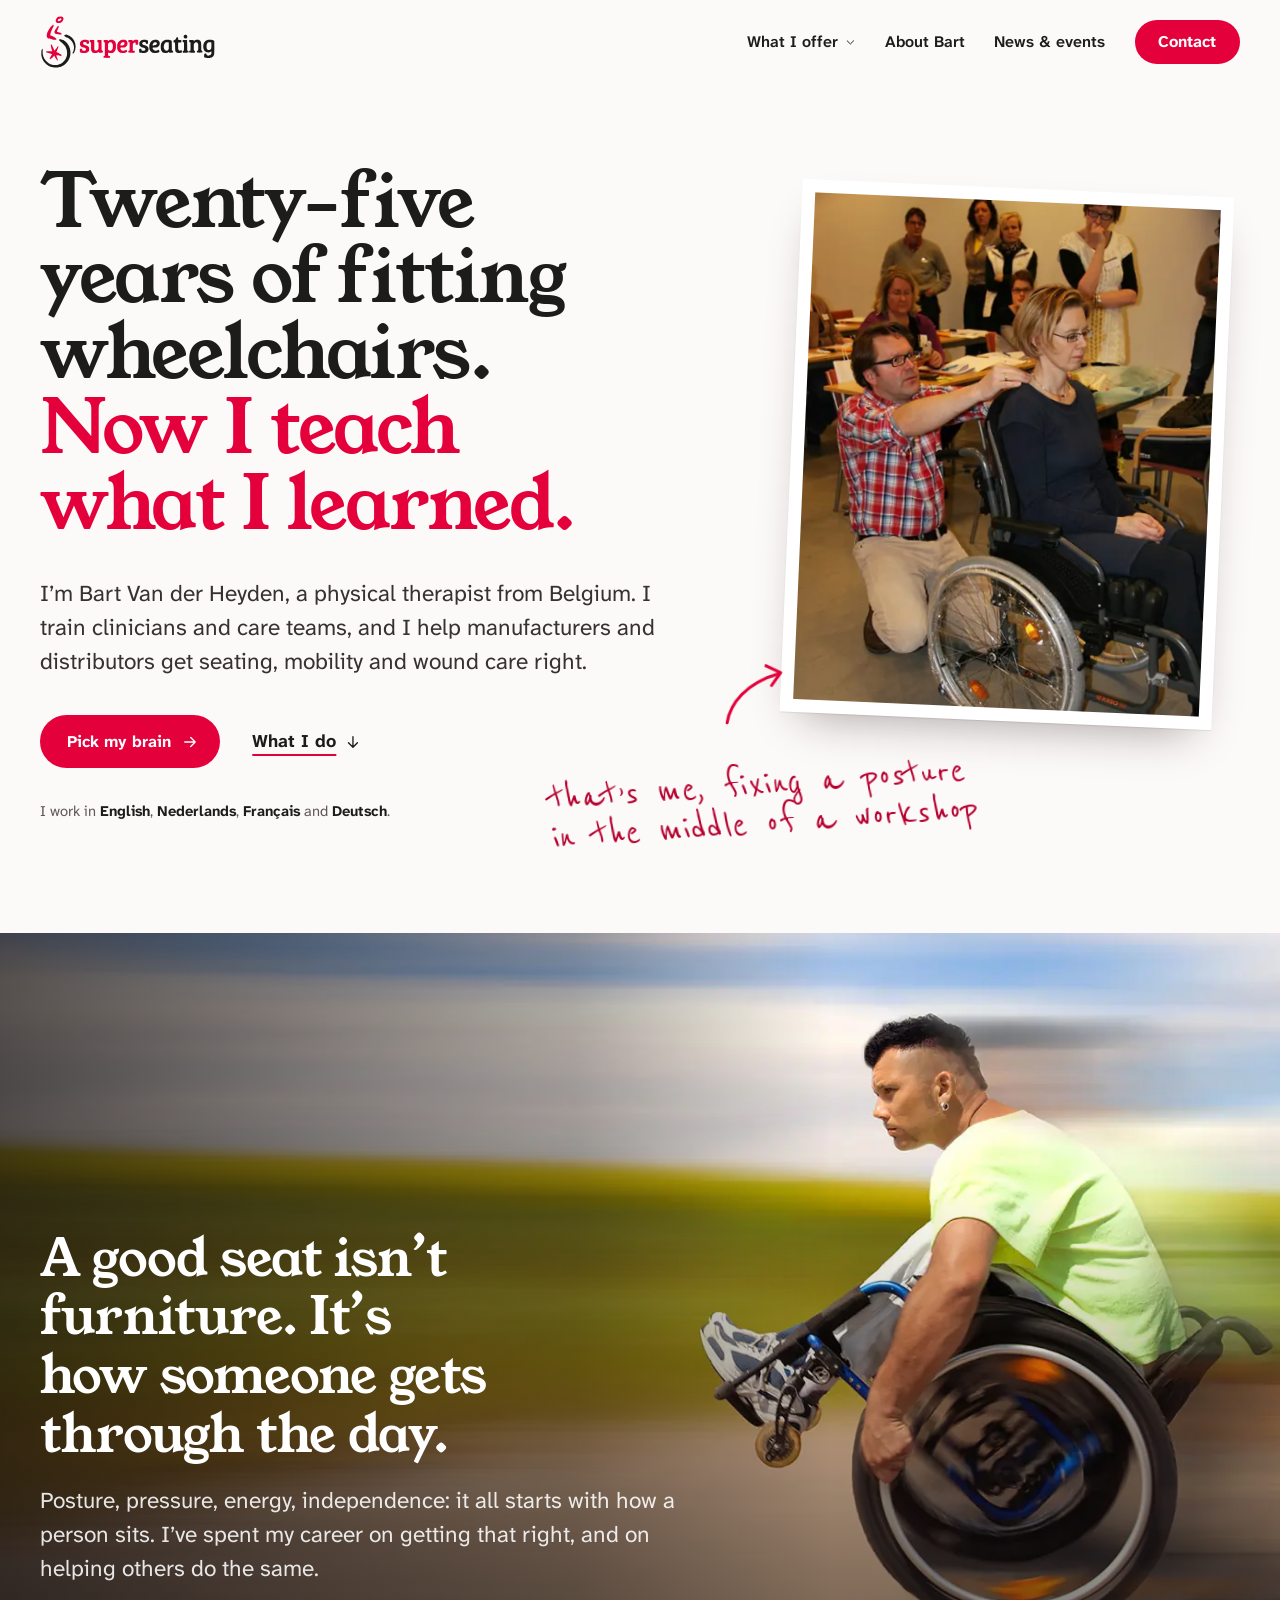
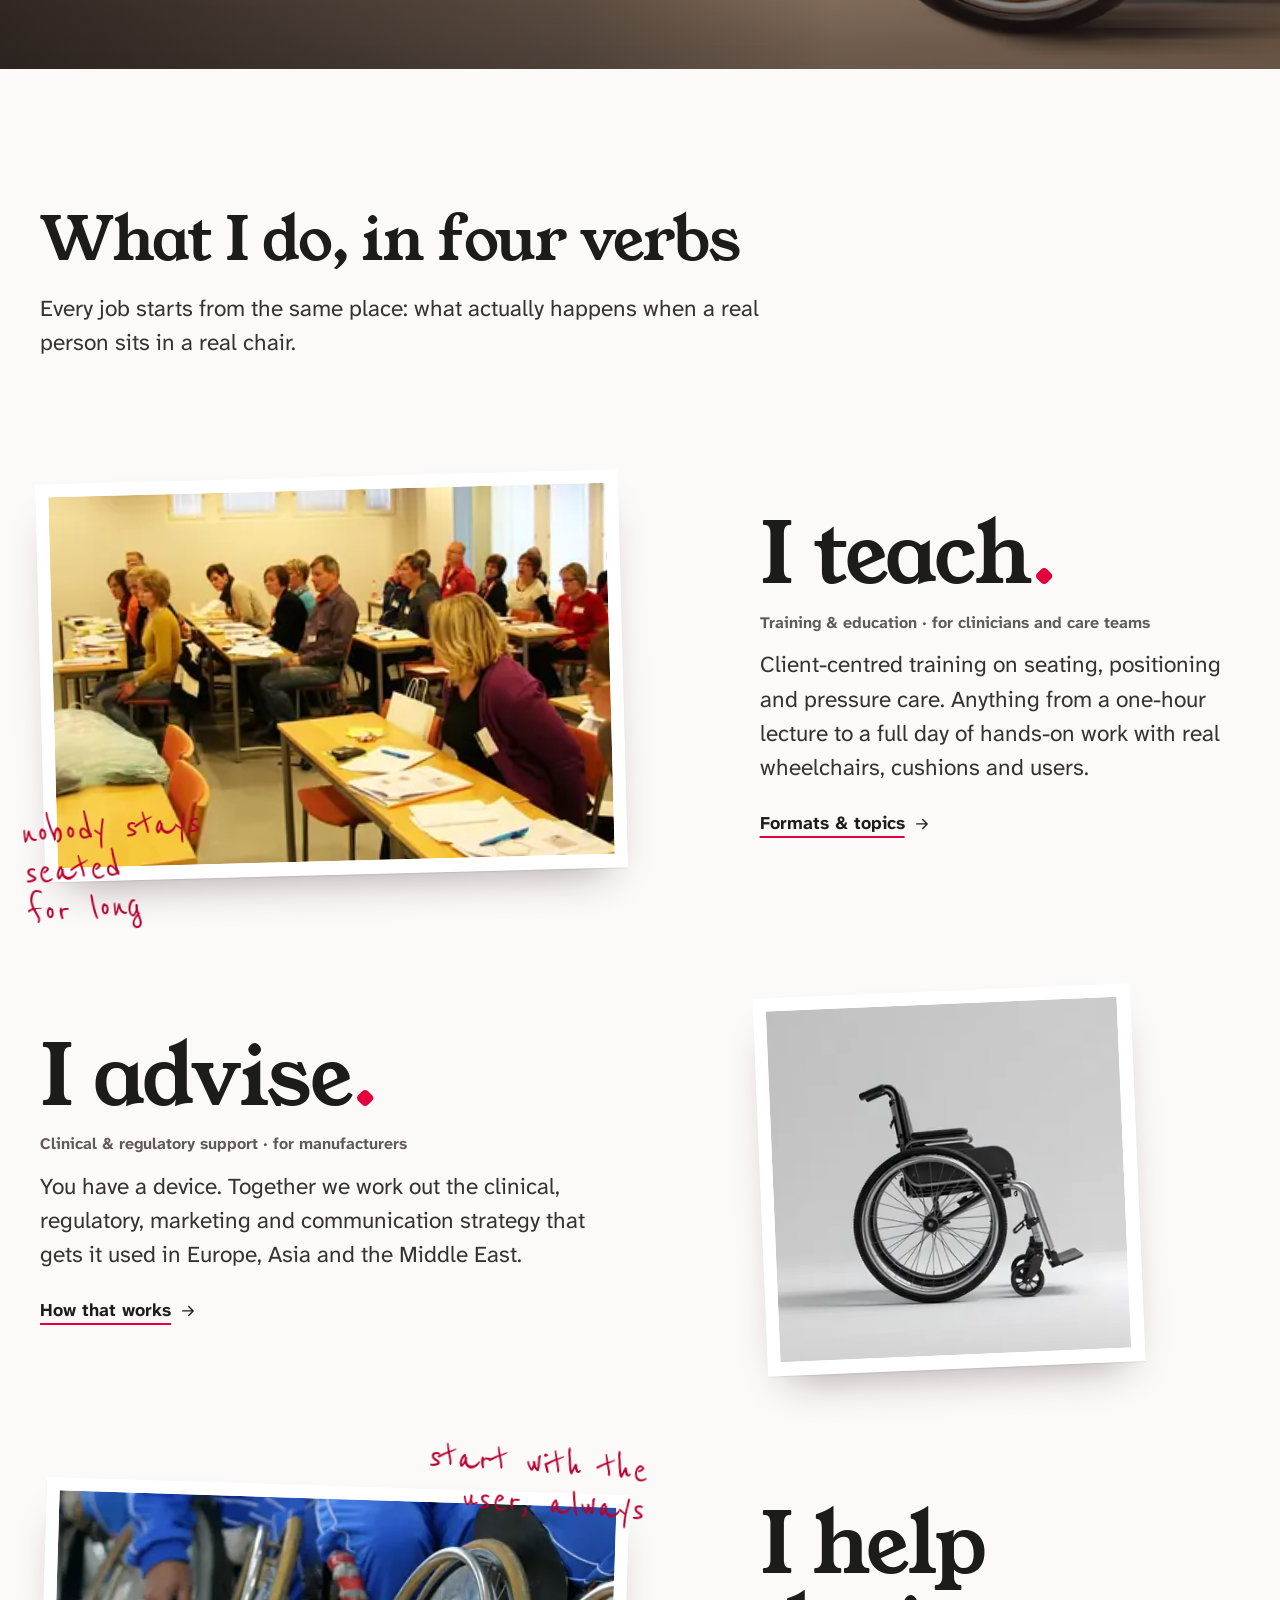
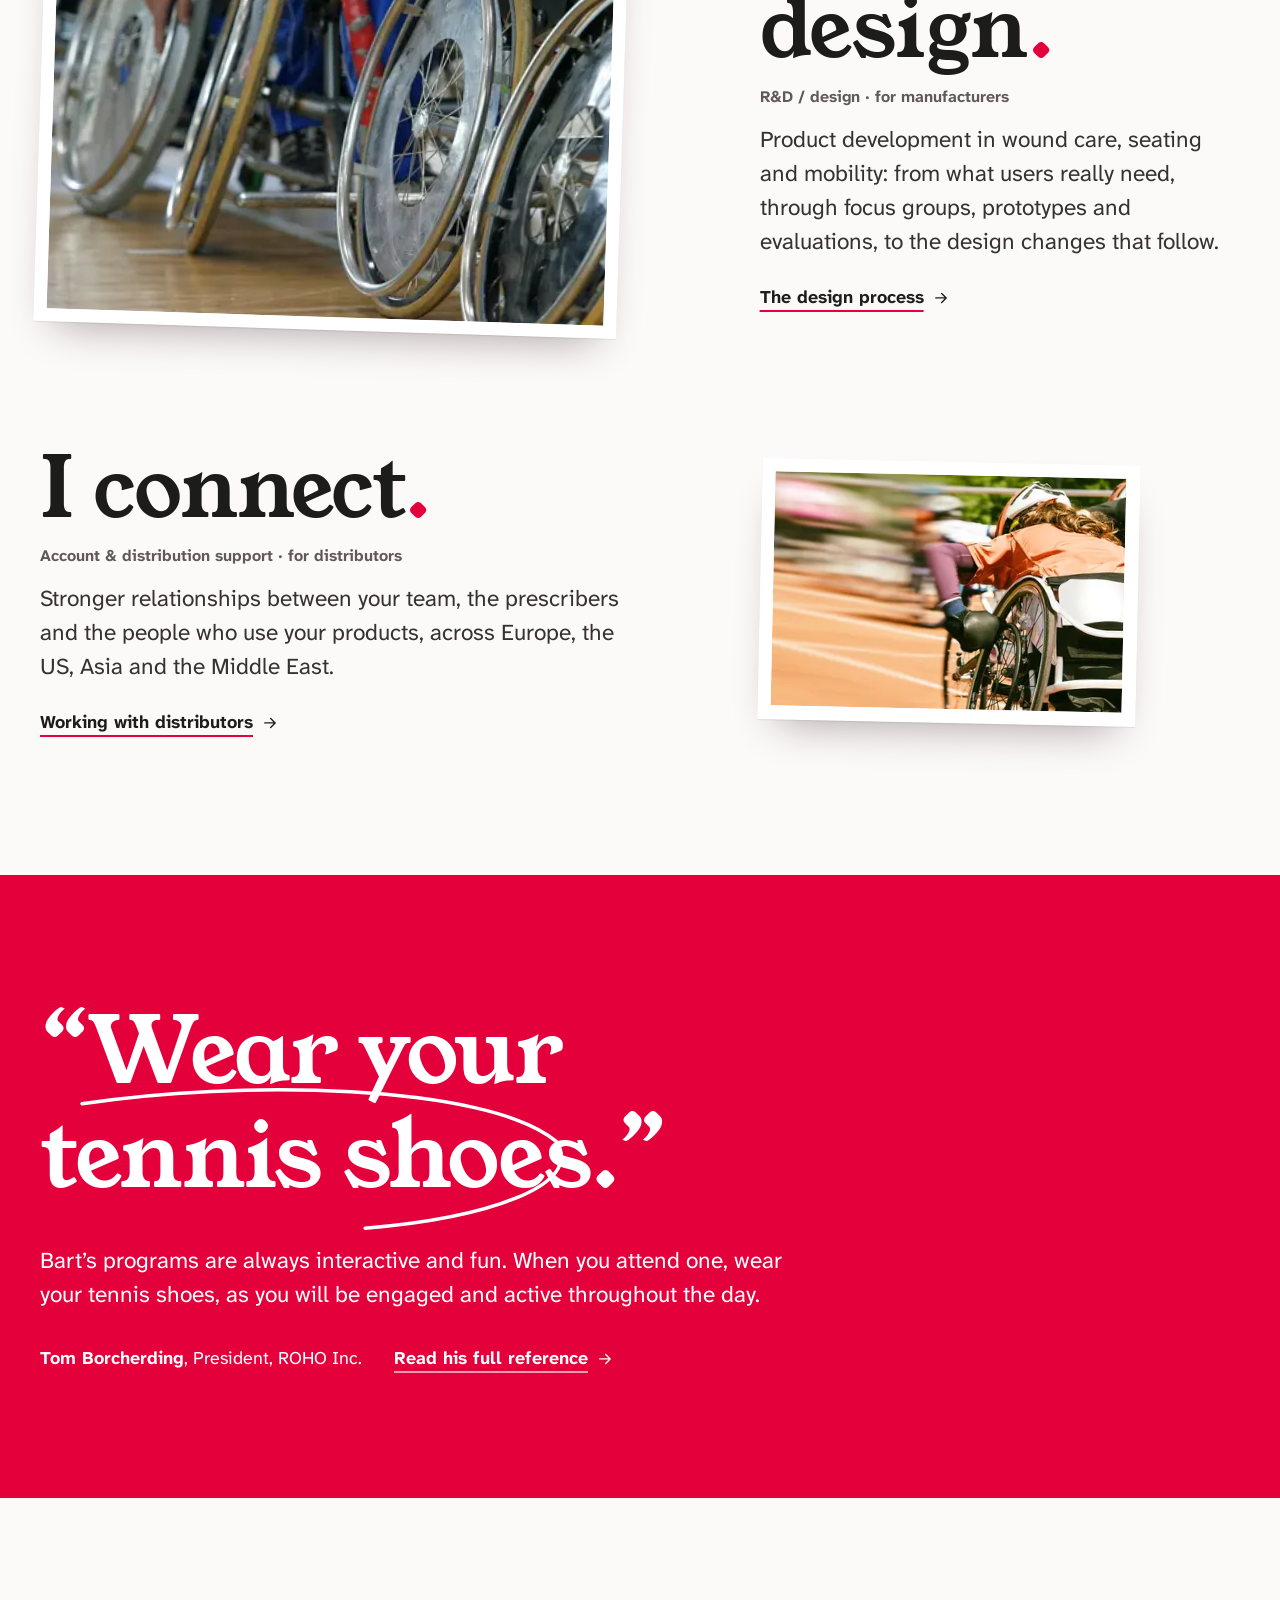
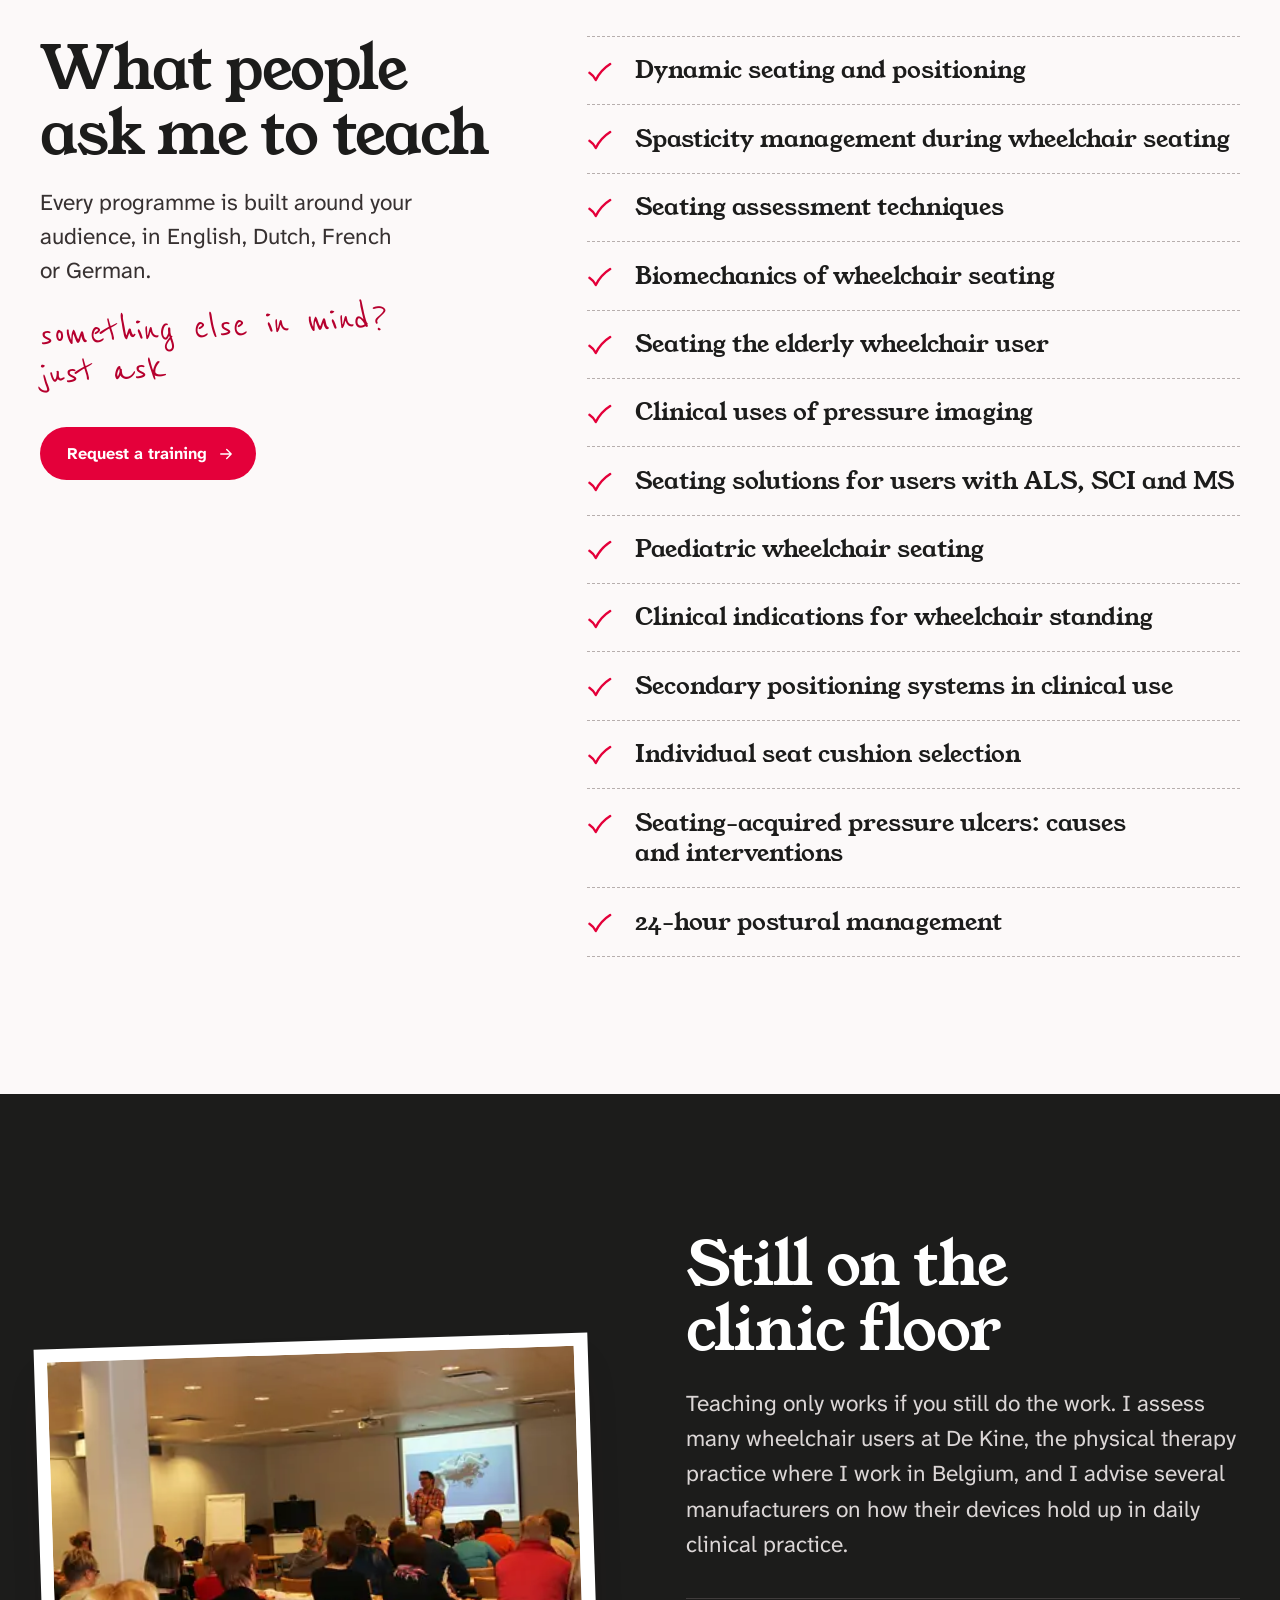
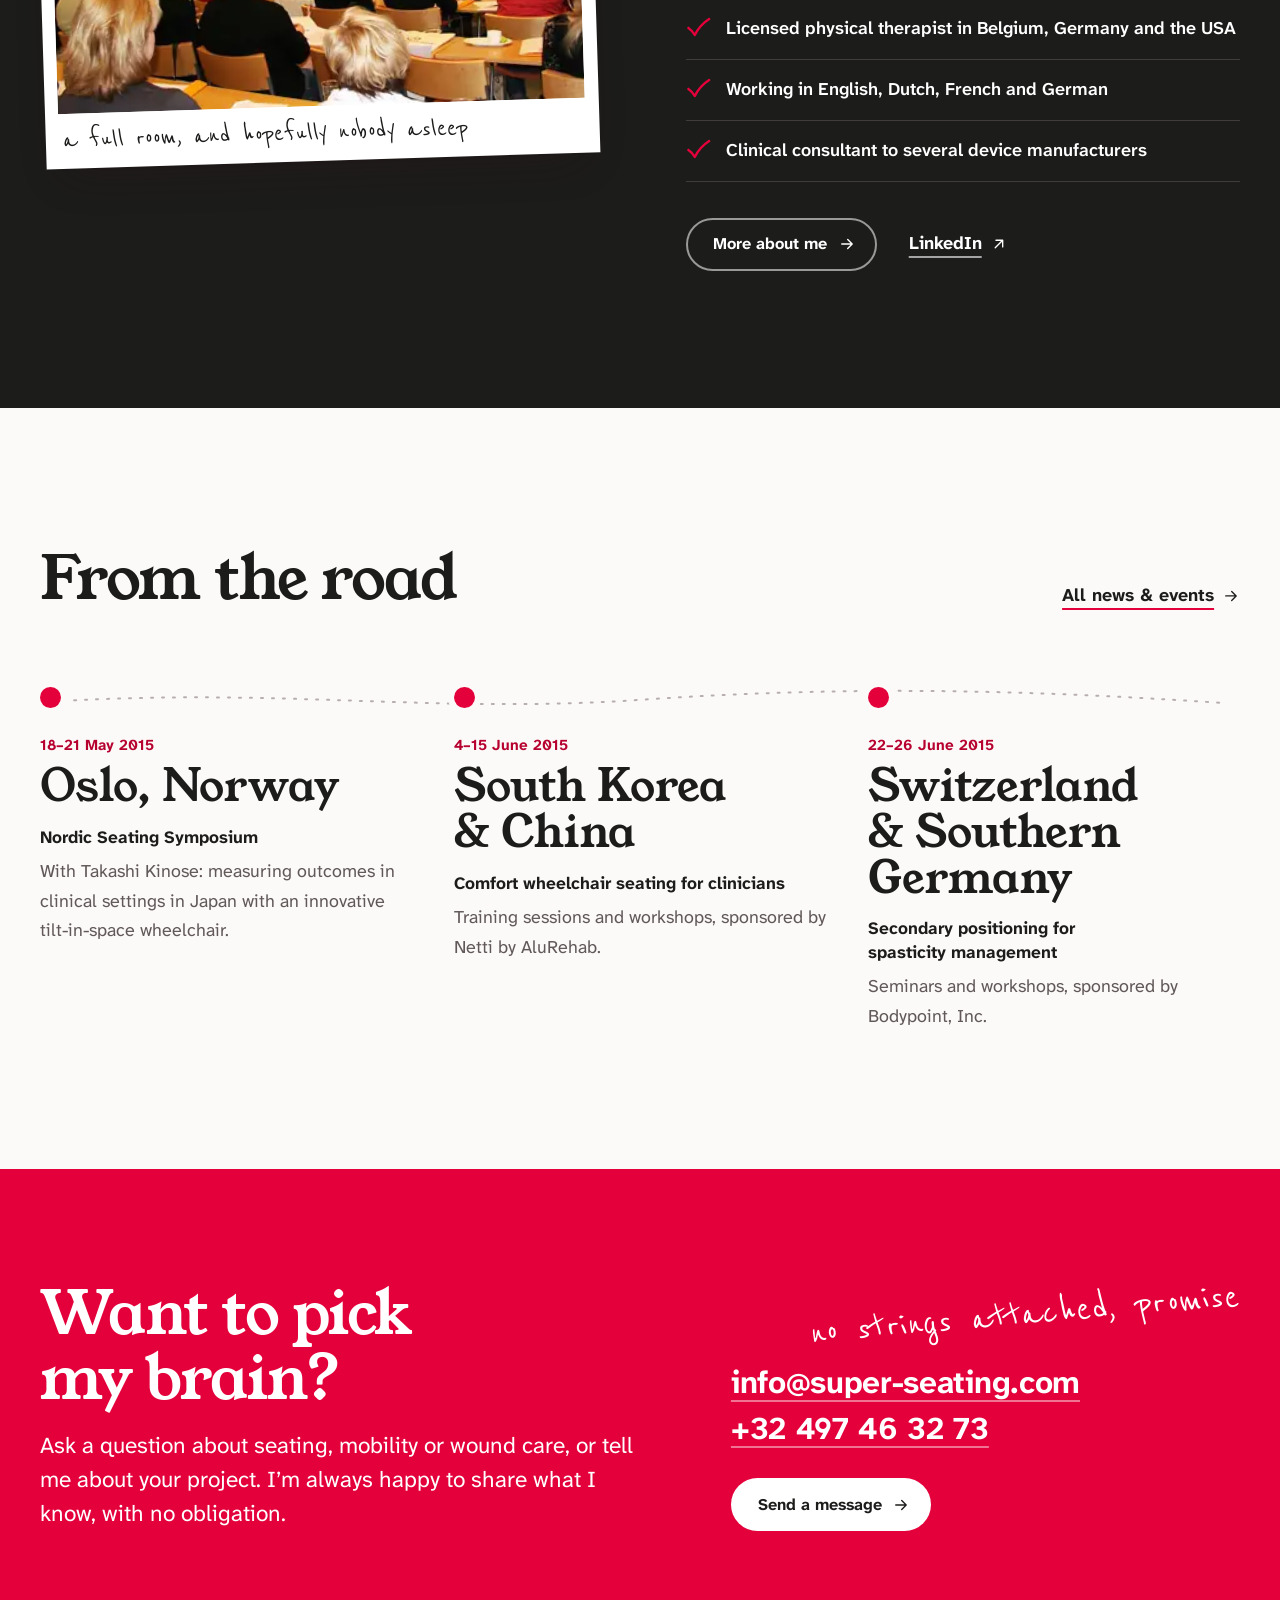
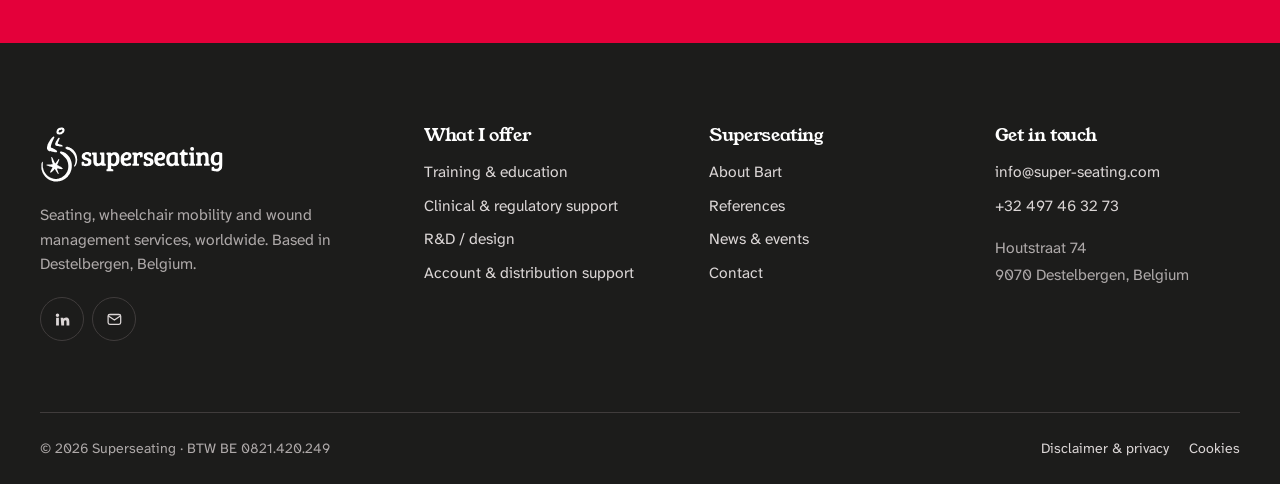
<file: index.html>
<!doctype html>
<html lang="en">
<head>
<meta charset="utf-8">
<meta name="viewport" content="width=device-width, initial-scale=1">
<title>Superseating · Wheelchair seating, mobility & wound care expertise</title>
<meta name="description" content="Physical therapist Bart Van der Heyden has fitted wheelchairs for more than 25 years. Now he teaches clinicians and advises manufacturers and distributors on seating, mobility and wound care, worldwide and in four languages.">
<link rel="canonical" href="https://www.super-seating.com/">
<meta name="theme-color" content="#e4003a">
<meta property="og:type" content="website">
<meta property="og:site_name" content="Superseating">
<meta property="og:title" content="Superseating · Wheelchair seating, mobility & wound care expertise">
<meta property="og:description" content="Training, clinical and regulatory support, R&D and distribution support in wheelchair seating, mobility and wound care, by physical therapist Bart Van der Heyden. Worldwide, in four languages.">
<meta property="og:url" content="https://www.super-seating.com/">
<meta property="og:image" content="https://www.super-seating.com/assets/img/og-image.jpg">
<meta property="og:image:width" content="1200">
<meta property="og:image:height" content="630">
<meta name="twitter:card" content="summary_large_image">
<link rel="icon" href="favicon.ico" sizes="32x32">
<link rel="icon" href="assets/img/favicon.svg" type="image/svg+xml">
<link rel="apple-touch-icon" href="assets/img/apple-touch-icon.png">
<link rel="manifest" href="site.webmanifest">
<link rel="preload" href="assets/fonts/young-serif-400.woff2" as="font" type="font/woff2" crossorigin>
<link rel="preload" href="assets/fonts/atkinson-next-var.woff2" as="font" type="font/woff2" crossorigin>
<link rel="stylesheet" href="assets/css/styles.css">
<script>document.documentElement.classList.add("js")</script>
<script src="assets/js/main.js" defer></script>
<script type="application/ld+json">{"@context": "https://schema.org", "@type": "ProfessionalService", "name": "Superseating", "url": "https://www.super-seating.com/", "logo": "https://www.super-seating.com/assets/img/logo.svg", "image": "https://www.super-seating.com/assets/img/og-image.jpg", "email": "info@super-seating.com", "telephone": "+32497463273", "description": "Seating, wheelchair mobility and wound management services worldwide: training & education, clinical and regulatory support, R&D / design, account and distribution support.", "address": {"@type": "PostalAddress", "streetAddress": "Houtstraat 74", "postalCode": "9070", "addressLocality": "Destelbergen", "addressCountry": "BE"}, "areaServed": "Worldwide", "founder": {"@type": "Person", "name": "Bart Van der Heyden", "jobTitle": "Physical therapist", "sameAs": ["https://www.linkedin.com/in/bartvanderheydenpt"], "knowsLanguage": ["nl", "fr", "de", "en"]}}</script>
</head>
<body>
<a class="skip-link" href="#main">Skip to content</a>
<header class="site-header">
  <div class="container header-inner">
    <a class="brand" href="index.html" aria-label="Superseating, home">
      <img src="assets/img/logo.svg" alt="Superseating" width="172" height="64">
    </a>
    <button class="menu-toggle" type="button" aria-expanded="false" aria-controls="site-nav" aria-label="Open menu">
      <span class="bars" aria-hidden="true"><span></span><span></span><span></span></span>
    </button>
    <nav class="site-nav" id="site-nav" aria-label="Main">
      <ul class="nav-list" role="list">
        <li class="nav-item--has-menu">
          <button class="nav-link" type="button" aria-expanded="false" aria-controls="submenu-services" data-submenu>
            What I offer <svg class="chev" viewBox="0 0 24 24" fill="none" stroke="currentColor" stroke-width="1.8" stroke-linecap="round" stroke-linejoin="round" aria-hidden="true"><path d="M6 9l6 6 6-6"/></svg>
          </button>
          <ul class="submenu" id="submenu-services" role="list">
            <li><a href="training-education.html"><strong>Training & education</strong><span>Programmes for clinicians and care teams</span></a></li>
            <li><a href="clinical-regulatory-support.html"><strong>Clinical & regulatory support</strong><span>Strategy for Europe, Asia, Middle East</span></a></li>
            <li><a href="rd-design.html"><strong>R&D / design</strong><span>From user needs to design changes</span></a></li>
            <li><a href="account-distribution-support.html"><strong>Account & distribution support</strong><span>Prescribers and end users, worldwide</span></a></li>
          </ul>
        </li>
        <li><a class="nav-link" href="about.html">About Bart</a></li>
        <li><a class="nav-link" href="news.html">News &amp; events</a></li>
        <li class="nav-cta-item"><a class="btn nav-cta" href="contact.html">Contact</a></li>
      </ul>
    </nav>
  </div>
</header>
<main id="main">
  <section class="hero">
    <div class="container hero-grid">
      <div class="hero-copy">
        <h1>Twenty-five years of fitting wheelchairs. <span class="red">Now I teach what I learned.</span></h1>
        <p class="lead">I’m Bart Van der Heyden, a physical therapist from Belgium. I train clinicians and care teams, and I help manufacturers and distributors get seating, mobility and wound care right.</p>
        <div class="hero-actions">
          <a class="btn" href="contact.html">Pick my brain <svg viewBox="0 0 24 24" fill="none" stroke="currentColor" stroke-width="1.8" stroke-linecap="round" stroke-linejoin="round" aria-hidden="true"><path d="M5 12h14M13 6l6 6-6 6"/></svg></a>
          <a class="link-arrow" href="#what-i-do">What I do <svg viewBox="0 0 24 24" fill="none" stroke="currentColor" stroke-width="1.8" stroke-linecap="round" stroke-linejoin="round" aria-hidden="true"><path d="M12 5v14M6 13l6 6 6-6"/></svg></a>
        </div>
        <p class="hero-langs">I work in <span lang="en">English</span>, <span lang="nl">Nederlands</span>, <span lang="fr">Français</span> and <span lang="de">Deutsch</span>.</p>
      </div>
      <div class="hero-photo">
        <figure class="print">
          <span class="frame"><picture><source type="image/webp" srcset="assets/img/bart-fitting-480.webp 480w" sizes="(max-width: 960px) 80vw, 27rem"><img src="assets/img/bart-fitting.jpg" alt="Bart kneeling beside a woman in a wheelchair, adjusting her posture with both hands while workshop participants watch" width="600" height="800" fetchpriority="high" decoding="async"></picture></span>
        </figure>
        <svg class="pen pen--arrow" viewBox="0 0 100 90" aria-hidden="true"><path pathLength="1" d="M8 84 C 14 58, 38 30, 86 20"/><path pathLength="1" d="M68 8 L 88 19 L 74 36"/></svg>
        <p class="note hero-note">that’s me, fixing a posture<br>in the middle of a workshop</p>
      </div>
    </div>
  </section>

  <section class="why" aria-labelledby="why-title">
    <div class="why-photo"><picture><source type="image/webp" srcset="assets/img/hero-motion-640.webp 640w, assets/img/hero-motion-1200.webp 1200w, assets/img/hero-motion-1920.webp 1920w" sizes="100vw"><img src="assets/img/hero-motion.jpg" alt="" width="1200" height="500" loading="lazy" decoding="async"></picture></div>
    <div class="container">
      <h2 id="why-title" class="why-text">A good seat isn’t furniture. It’s how someone gets through the day.</h2>
      <p class="why-sub">Posture, pressure, energy, independence: it all starts with how a person sits. I’ve spent my career on getting that right, and on helping others do the same.</p>
    </div>
  </section>

  <section class="section" id="what-i-do" aria-labelledby="do-title">
    <div class="container">
      <div class="chapters-head">
        <h2 id="do-title">What I do, in four verbs</h2>
        <p>Every job starts from the same place: what actually happens when a real person sits in a real chair.</p>
      </div>

      <article class="chapter">
        <div class="chapter-media">
          <figure class="print print--a">
            <span class="frame"><picture><source type="image/webp" srcset="assets/img/workshop-640.webp 640w, assets/img/workshop-1200.webp 1200w" sizes="(max-width: 860px) 100vw, 45vw"><img src="assets/img/workshop.jpg" alt="A room full of clinicians at tables during one of Bart’s workshops" width="1200" height="450" loading="lazy" decoding="async"></picture></span>
          </figure>
          <p class="note chapter-note chapter-note--bl" aria-hidden="true">nobody stays seated for long</p>
        </div>
        <div class="chapter-body">
          <h3 class="chapter-verb">I teach<span>.</span></h3>
          <h4>Training &amp; education · for clinicians and care teams</h4>
          <p>Client-centred training on seating, positioning and pressure care. Anything from a one-hour lecture to a full day of hands-on work with real wheelchairs, cushions and users.</p>
          <a class="link-arrow" href="training-education.html">Formats &amp; topics <svg viewBox="0 0 24 24" fill="none" stroke="currentColor" stroke-width="1.8" stroke-linecap="round" stroke-linejoin="round" aria-hidden="true"><path d="M5 12h14M13 6l6 6-6 6"/></svg></a>
        </div>
      </article>

      <article class="chapter chapter--flip chapter--small">
        <div class="chapter-media">
          <figure class="print print--c">
            <span class="frame"><picture><source type="image/webp" srcset="assets/img/wheelchair-640.webp 640w, assets/img/wheelchair-1200.webp 1200w" sizes="(max-width: 860px) 75vw, 30vw"><img src="assets/img/wheelchair.jpg" alt="A modern manual wheelchair photographed side-on" width="1200" height="686" loading="lazy" decoding="async"></picture></span>
          </figure>
        </div>
        <div class="chapter-body">
          <h3 class="chapter-verb">I advise<span>.</span></h3>
          <h4>Clinical &amp; regulatory support · for manufacturers</h4>
          <p>You have a device. Together we work out the clinical, regulatory, marketing and communication strategy that gets it used in Europe, Asia and the Middle East.</p>
          <a class="link-arrow" href="clinical-regulatory-support.html">How that works <svg viewBox="0 0 24 24" fill="none" stroke="currentColor" stroke-width="1.8" stroke-linecap="round" stroke-linejoin="round" aria-hidden="true"><path d="M5 12h14M13 6l6 6-6 6"/></svg></a>
        </div>
      </article>

      <article class="chapter">
        <div class="chapter-media">
          <figure class="print print--b">
            <span class="frame"><picture><source type="image/webp" srcset="assets/img/wheels-640.webp 640w, assets/img/wheels-1200.webp 1200w" sizes="(max-width: 860px) 100vw, 45vw"><img src="assets/img/wheels.jpg" alt="A row of wheelchair wheels lined up on a sports hall floor" width="1200" height="620" loading="lazy" decoding="async"></picture></span>
          </figure>
          <p class="note chapter-note chapter-note--tr" aria-hidden="true">start with the user, always</p>
        </div>
        <div class="chapter-body">
          <h3 class="chapter-verb">I help design<span>.</span></h3>
          <h4>R&amp;D / design · for manufacturers</h4>
          <p>Product development in wound care, seating and mobility: from what users really need, through focus groups, prototypes and evaluations, to the design changes that follow.</p>
          <a class="link-arrow" href="rd-design.html">The design process <svg viewBox="0 0 24 24" fill="none" stroke="currentColor" stroke-width="1.8" stroke-linecap="round" stroke-linejoin="round" aria-hidden="true"><path d="M5 12h14M13 6l6 6-6 6"/></svg></a>
        </div>
      </article>

      <article class="chapter chapter--flip chapter--small">
        <div class="chapter-media">
          <figure class="print print--d">
            <span class="frame"><picture><source type="image/webp" srcset="assets/img/race-640.webp 640w, assets/img/race-1200.webp 1200w" sizes="(max-width: 860px) 75vw, 30vw"><img src="assets/img/race.jpg" alt="A wheelchair racer leaning into a bend on an athletics track" width="1200" height="500" loading="lazy" decoding="async"></picture></span>
          </figure>
        </div>
        <div class="chapter-body">
          <h3 class="chapter-verb">I connect<span>.</span></h3>
          <h4>Account &amp; distribution support · for distributors</h4>
          <p>Stronger relationships between your team, the prescribers and the people who use your products, across Europe, the US, Asia and the Middle East.</p>
          <a class="link-arrow" href="account-distribution-support.html">Working with distributors <svg viewBox="0 0 24 24" fill="none" stroke="currentColor" stroke-width="1.8" stroke-linecap="round" stroke-linejoin="round" aria-hidden="true"><path d="M5 12h14M13 6l6 6-6 6"/></svg></a>
        </div>
      </article>
    </div>
  </section>

  <section class="quote-band" aria-label="What people say">
    <figure class="container">
      <blockquote>
        <p class="quote-big">“Wear your <span class="mark">tennis shoes.<svg class="pen pen--draw" viewBox="0 0 300 100" preserveAspectRatio="none" aria-hidden="true"><path pathLength="1" d="M40 18 C 120 4, 250 6, 286 40 C 306 74, 210 96, 130 92 C 50 88, 6 72, 14 44 C 20 22, 70 10, 150 8"/></svg></span>”</p>
        <p>Bart’s programs are always interactive and fun. When you attend one, wear your tennis shoes, as you will be engaged and active throughout the day.</p>
      </blockquote>
      <figcaption>
        <span><strong>Tom Borcherding</strong>, President, ROHO Inc.</span>
        <a class="link-arrow link-arrow--light" href="about.html#reference">Read his full reference <svg viewBox="0 0 24 24" fill="none" stroke="currentColor" stroke-width="1.8" stroke-linecap="round" stroke-linejoin="round" aria-hidden="true"><path d="M5 12h14M13 6l6 6-6 6"/></svg></a>
      </figcaption>
    </figure>
  </section>

  <section class="section" aria-labelledby="teach-title">
    <div class="container teach-grid">
      <div class="teach-intro">
        <h2 id="teach-title">What people ask me to teach</h2>
        <p>Every programme is built around your audience, in English, Dutch, French or German.</p>
        <p class="note">something else in mind? just ask</p>
        <div class="teach-foot">
          <a class="btn" href="contact.html">Request a training <svg viewBox="0 0 24 24" fill="none" stroke="currentColor" stroke-width="1.8" stroke-linecap="round" stroke-linejoin="round" aria-hidden="true"><path d="M5 12h14M13 6l6 6-6 6"/></svg></a>
        </div>
      </div>
      <ul class="teach-list" role="list">
        <li><svg class="tick" viewBox="0 0 32 26" aria-hidden="true"><path d="M3 14c3 2 6 5 8 9 4-8 10-15 18-20"/></svg>Dynamic seating and positioning</li>
        <li><svg class="tick" viewBox="0 0 32 26" aria-hidden="true"><path d="M3 14c3 2 6 5 8 9 4-8 10-15 18-20"/></svg>Spasticity management during wheelchair seating</li>
        <li><svg class="tick" viewBox="0 0 32 26" aria-hidden="true"><path d="M3 14c3 2 6 5 8 9 4-8 10-15 18-20"/></svg>Seating assessment techniques</li>
        <li><svg class="tick" viewBox="0 0 32 26" aria-hidden="true"><path d="M3 14c3 2 6 5 8 9 4-8 10-15 18-20"/></svg>Biomechanics of wheelchair seating</li>
        <li><svg class="tick" viewBox="0 0 32 26" aria-hidden="true"><path d="M3 14c3 2 6 5 8 9 4-8 10-15 18-20"/></svg>Seating the elderly wheelchair user</li>
        <li><svg class="tick" viewBox="0 0 32 26" aria-hidden="true"><path d="M3 14c3 2 6 5 8 9 4-8 10-15 18-20"/></svg>Clinical uses of pressure imaging</li>
        <li><svg class="tick" viewBox="0 0 32 26" aria-hidden="true"><path d="M3 14c3 2 6 5 8 9 4-8 10-15 18-20"/></svg>Seating solutions for users with ALS, SCI and MS</li>
        <li><svg class="tick" viewBox="0 0 32 26" aria-hidden="true"><path d="M3 14c3 2 6 5 8 9 4-8 10-15 18-20"/></svg>Paediatric wheelchair seating</li>
        <li><svg class="tick" viewBox="0 0 32 26" aria-hidden="true"><path d="M3 14c3 2 6 5 8 9 4-8 10-15 18-20"/></svg>Clinical indications for wheelchair standing</li>
        <li><svg class="tick" viewBox="0 0 32 26" aria-hidden="true"><path d="M3 14c3 2 6 5 8 9 4-8 10-15 18-20"/></svg>Secondary positioning systems in clinical use</li>
        <li><svg class="tick" viewBox="0 0 32 26" aria-hidden="true"><path d="M3 14c3 2 6 5 8 9 4-8 10-15 18-20"/></svg>Individual seat cushion selection</li>
        <li><svg class="tick" viewBox="0 0 32 26" aria-hidden="true"><path d="M3 14c3 2 6 5 8 9 4-8 10-15 18-20"/></svg>Seating-acquired pressure ulcers: causes and interventions</li>
        <li><svg class="tick" viewBox="0 0 32 26" aria-hidden="true"><path d="M3 14c3 2 6 5 8 9 4-8 10-15 18-20"/></svg>24-hour postural management</li>
      </ul>
    </div>
  </section>

  <section class="section section--ink" aria-labelledby="floor-title">
    <div class="container floor-grid">
      <div class="floor-media">
        <figure class="print">
          <span class="frame"><picture><source type="image/webp" srcset="assets/img/lecture-640.webp 640w, assets/img/lecture-1200.webp 1200w" sizes="(max-width: 860px) 100vw, 45vw"><img src="assets/img/lecture.jpg" alt="Bart lecturing to a full room of clinicians, with a slide projected behind him" width="1200" height="532" loading="lazy" decoding="async"></picture></span>
          <figcaption>a full room, and hopefully nobody asleep</figcaption>
        </figure>
      </div>
      <div>
        <h2 id="floor-title">Still on the clinic floor</h2>
        <div class="prose">
          <p>Teaching only works if you still do the work. I assess many wheelchair users at De Kine, the physical therapy practice where I work in Belgium, and I advise several manufacturers on how their devices hold up in daily clinical practice.</p>
        </div>
        <ul class="facts" role="list">
          <li><svg class="tick" viewBox="0 0 32 26" aria-hidden="true"><path d="M3 14c3 2 6 5 8 9 4-8 10-15 18-20"/></svg>Licensed physical therapist in Belgium, Germany and the USA</li>
          <li><svg class="tick" viewBox="0 0 32 26" aria-hidden="true"><path d="M3 14c3 2 6 5 8 9 4-8 10-15 18-20"/></svg>Working in English, Dutch, French and German</li>
          <li><svg class="tick" viewBox="0 0 32 26" aria-hidden="true"><path d="M3 14c3 2 6 5 8 9 4-8 10-15 18-20"/></svg>Clinical consultant to several device manufacturers</li>
        </ul>
        <div class="split-actions">
          <a class="btn btn--outline-light" href="about.html">More about me <svg viewBox="0 0 24 24" fill="none" stroke="currentColor" stroke-width="1.8" stroke-linecap="round" stroke-linejoin="round" aria-hidden="true"><path d="M5 12h14M13 6l6 6-6 6"/></svg></a>
          <a class="link-arrow link-arrow--light" href="https://www.linkedin.com/in/bartvanderheydenpt" rel="noopener" target="_blank">LinkedIn <svg viewBox="0 0 24 24" fill="none" stroke="currentColor" stroke-width="1.8" stroke-linecap="round" stroke-linejoin="round" aria-hidden="true"><path d="M7 17L17 7M8 7h9v9"/></svg></a>
        </div>
      </div>
    </div>
  </section>

  <section class="section" aria-labelledby="road-title">
    <div class="container">
      <div class="section-head section-head--link">
        <h2 id="road-title">From the road</h2>
        <a class="link-arrow" href="news.html">All news &amp; events <svg viewBox="0 0 24 24" fill="none" stroke="currentColor" stroke-width="1.8" stroke-linecap="round" stroke-linejoin="round" aria-hidden="true"><path d="M5 12h14M13 6l6 6-6 6"/></svg></a>
      </div>
      <div class="road">
        <svg class="pen pen--route" viewBox="0 0 1000 40" preserveAspectRatio="none" aria-hidden="true"><path d="M10 20 C 200 4, 330 34, 500 18 S 820 6, 990 22"/></svg>
        <ol class="road-stops" role="list">
        <li class="stop">
          <time datetime="2015-05-18">18–21 May 2015</time>
          <p class="place">Oslo, Norway</p>
          <h3>Nordic Seating Symposium</h3>
          <p>With Takashi Kinose: measuring outcomes in clinical settings in Japan with an innovative tilt-in-space wheelchair.</p>
        </li>
        <li class="stop">
          <time datetime="2015-06-04">4–15 June 2015</time>
          <p class="place">South Korea &amp; China</p>
          <h3>Comfort wheelchair seating for clinicians</h3>
          <p>Training sessions and workshops, sponsored by Netti by AluRehab.</p>
        </li>
        <li class="stop">
          <time datetime="2015-06-22">22–26 June 2015</time>
          <p class="place">Switzerland &amp; Southern Germany</p>
          <h3>Secondary positioning for spasticity management</h3>
          <p>Seminars and workshops, sponsored by Bodypoint, Inc.</p>
        </li>
        </ol>
      </div>
    </div>
  </section>

  <section class="cta" aria-labelledby="cta-title">
    <div class="container cta-grid">
      <div>
        <h2 id="cta-title">Want to pick my brain?</h2>
        <p>Ask a question about seating, mobility or wound care, or tell me about your project. I’m always happy to share what I know, with no obligation.</p>
      </div>
      <div class="cta-actions">
        <p class="note cta-note" aria-hidden="true">no strings attached, promise</p>
        <div class="cta-contact">
          <a href="mailto:info@super-seating.com">info@super-seating.com</a>
          <a href="tel:+32497463273">+32 497 46 32 73</a>
        </div>
        <a class="btn btn--white" href="contact.html">Send a message <svg viewBox="0 0 24 24" fill="none" stroke="currentColor" stroke-width="1.8" stroke-linecap="round" stroke-linejoin="round" aria-hidden="true"><path d="M5 12h14M13 6l6 6-6 6"/></svg></a>
      </div>
    </div>
  </section>
</main>
<footer class="site-footer">
  <div class="container">
    <div class="footer-grid">
      <div class="footer-brand">
        <img src="assets/img/logo-white.svg" alt="Superseating" width="190" height="59" loading="lazy">
        <p>Seating, wheelchair mobility and wound management services, worldwide. Based in Destelbergen, Belgium.</p>
        <div class="social">
          <a href="https://www.linkedin.com/in/bartvanderheydenpt" rel="noopener" target="_blank" aria-label="Bart Van der Heyden on LinkedIn (opens in a new tab)"><svg viewBox="0 0 24 24" fill="currentColor" aria-hidden="true"><path d="M4.98 3.5a2.5 2.5 0 11-.02 5 2.5 2.5 0 01.02-5zM3 9.75h4v11H3zM9.5 9.75h3.8v1.5h.06c.53-1 1.83-2.06 3.77-2.06 4.03 0 4.77 2.65 4.77 6.1v5.46h-4v-4.84c0-1.16-.02-2.64-1.61-2.64-1.61 0-1.86 1.26-1.86 2.56v4.92h-4z"/></svg></a>
          <a href="mailto:info@super-seating.com" aria-label="Email Superseating"><svg viewBox="0 0 24 24" fill="none" stroke="currentColor" stroke-width="1.8" stroke-linecap="round" stroke-linejoin="round" aria-hidden="true"><rect x="3" y="5" width="18" height="14" rx="2.5"/><path d="M3.5 7l8.5 6 8.5-6"/></svg></a>
        </div>
      </div>
      <div>
        <h2>What I offer</h2>
        <ul role="list">
          <li><a href="training-education.html">Training & education</a></li>
          <li><a href="clinical-regulatory-support.html">Clinical & regulatory support</a></li>
          <li><a href="rd-design.html">R&D / design</a></li>
          <li><a href="account-distribution-support.html">Account & distribution support</a></li>
        </ul>
      </div>
      <div>
        <h2>Superseating</h2>
        <ul role="list">
          <li><a href="about.html">About Bart</a></li>
          <li><a href="about.html#reference">References</a></li>
          <li><a href="news.html">News &amp; events</a></li>
          <li><a href="contact.html">Contact</a></li>
        </ul>
      </div>
      <div>
        <h2>Get in touch</h2>
        <ul role="list">
          <li><a href="mailto:info@super-seating.com">info@super-seating.com</a></li>
          <li><a href="tel:+32497463273">+32 497 46 32 73</a></li>
        </ul>
        <address>Houtstraat 74<br>9070 Destelbergen, Belgium</address>
      </div>
    </div>
    <div class="footer-bottom">
      <p>&copy; <span data-year>2026</span> Superseating · BTW BE 0821.420.249</p>
      <ul role="list">
        <li><a href="privacy.html">Disclaimer &amp; privacy</a></li>
        <li><a href="cookies.html">Cookies</a></li>
      </ul>
    </div>
  </div>
</footer>
</body>
</html>
</file>
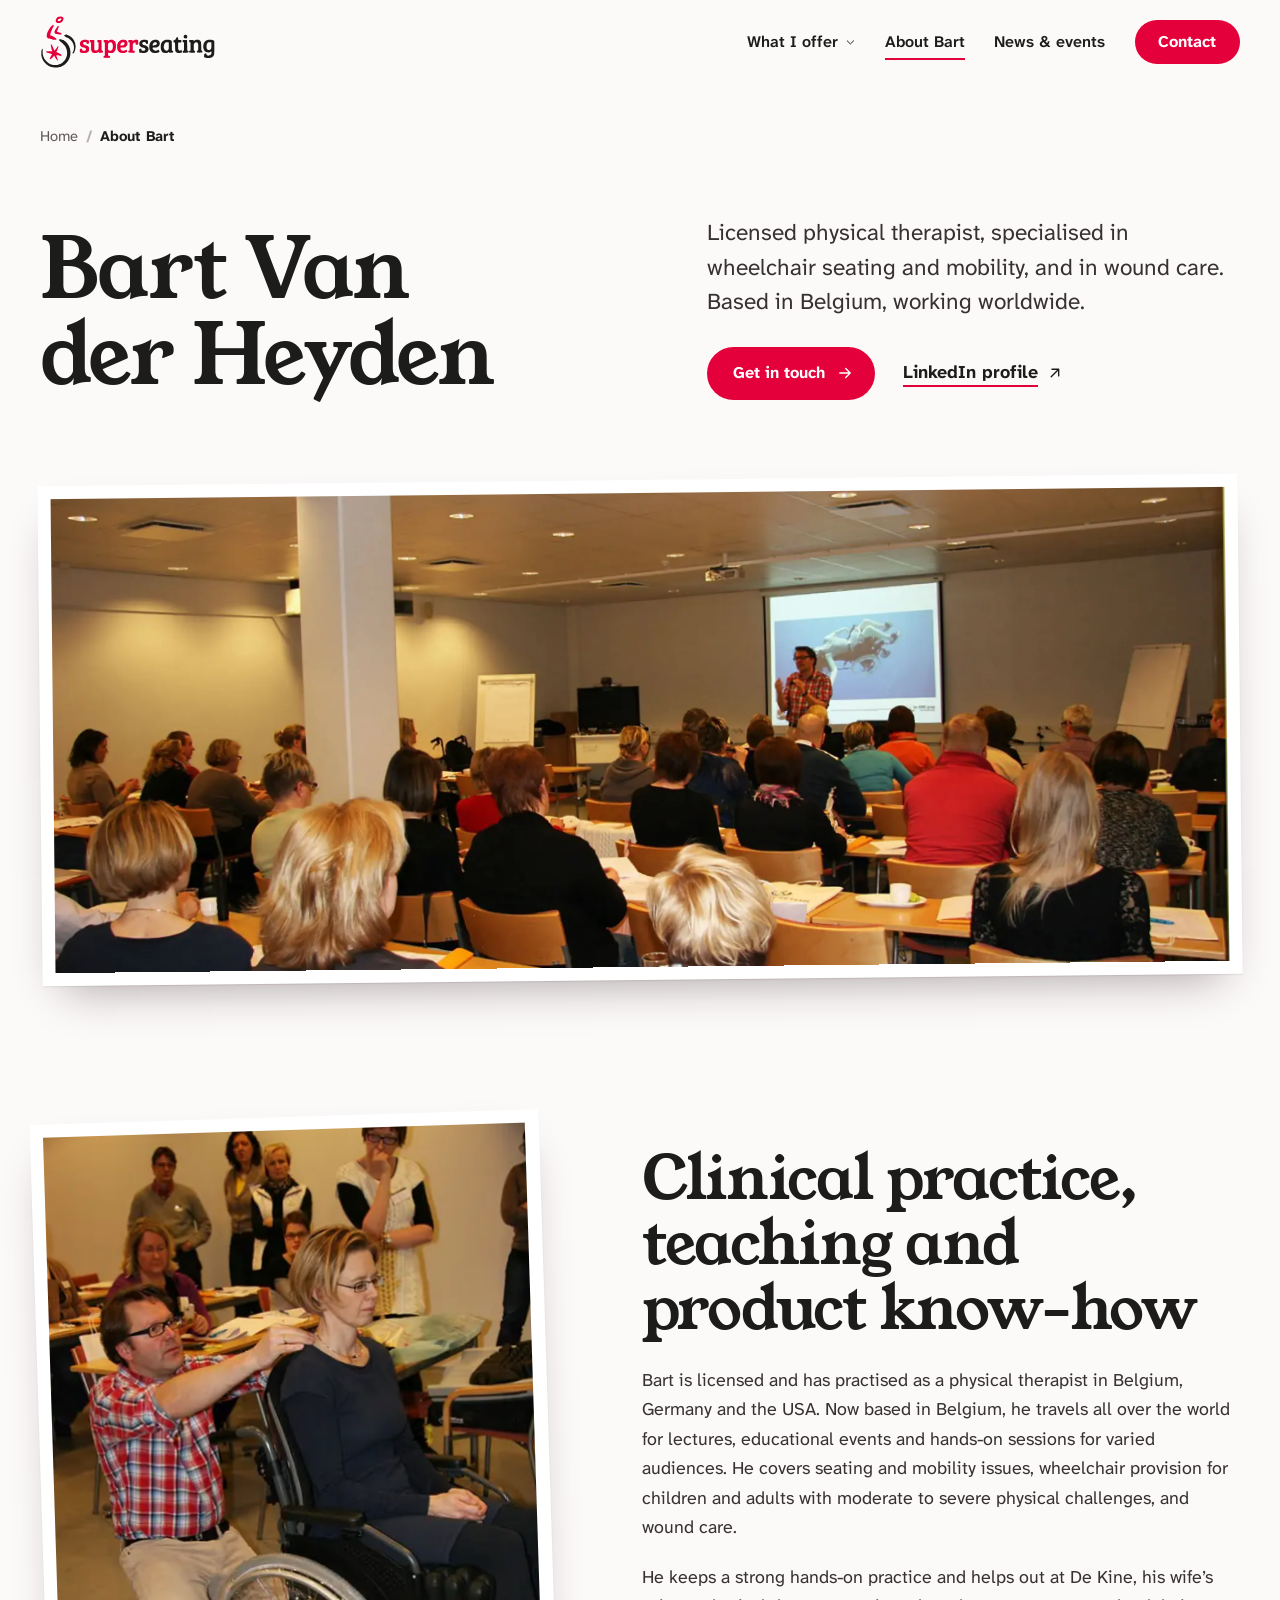
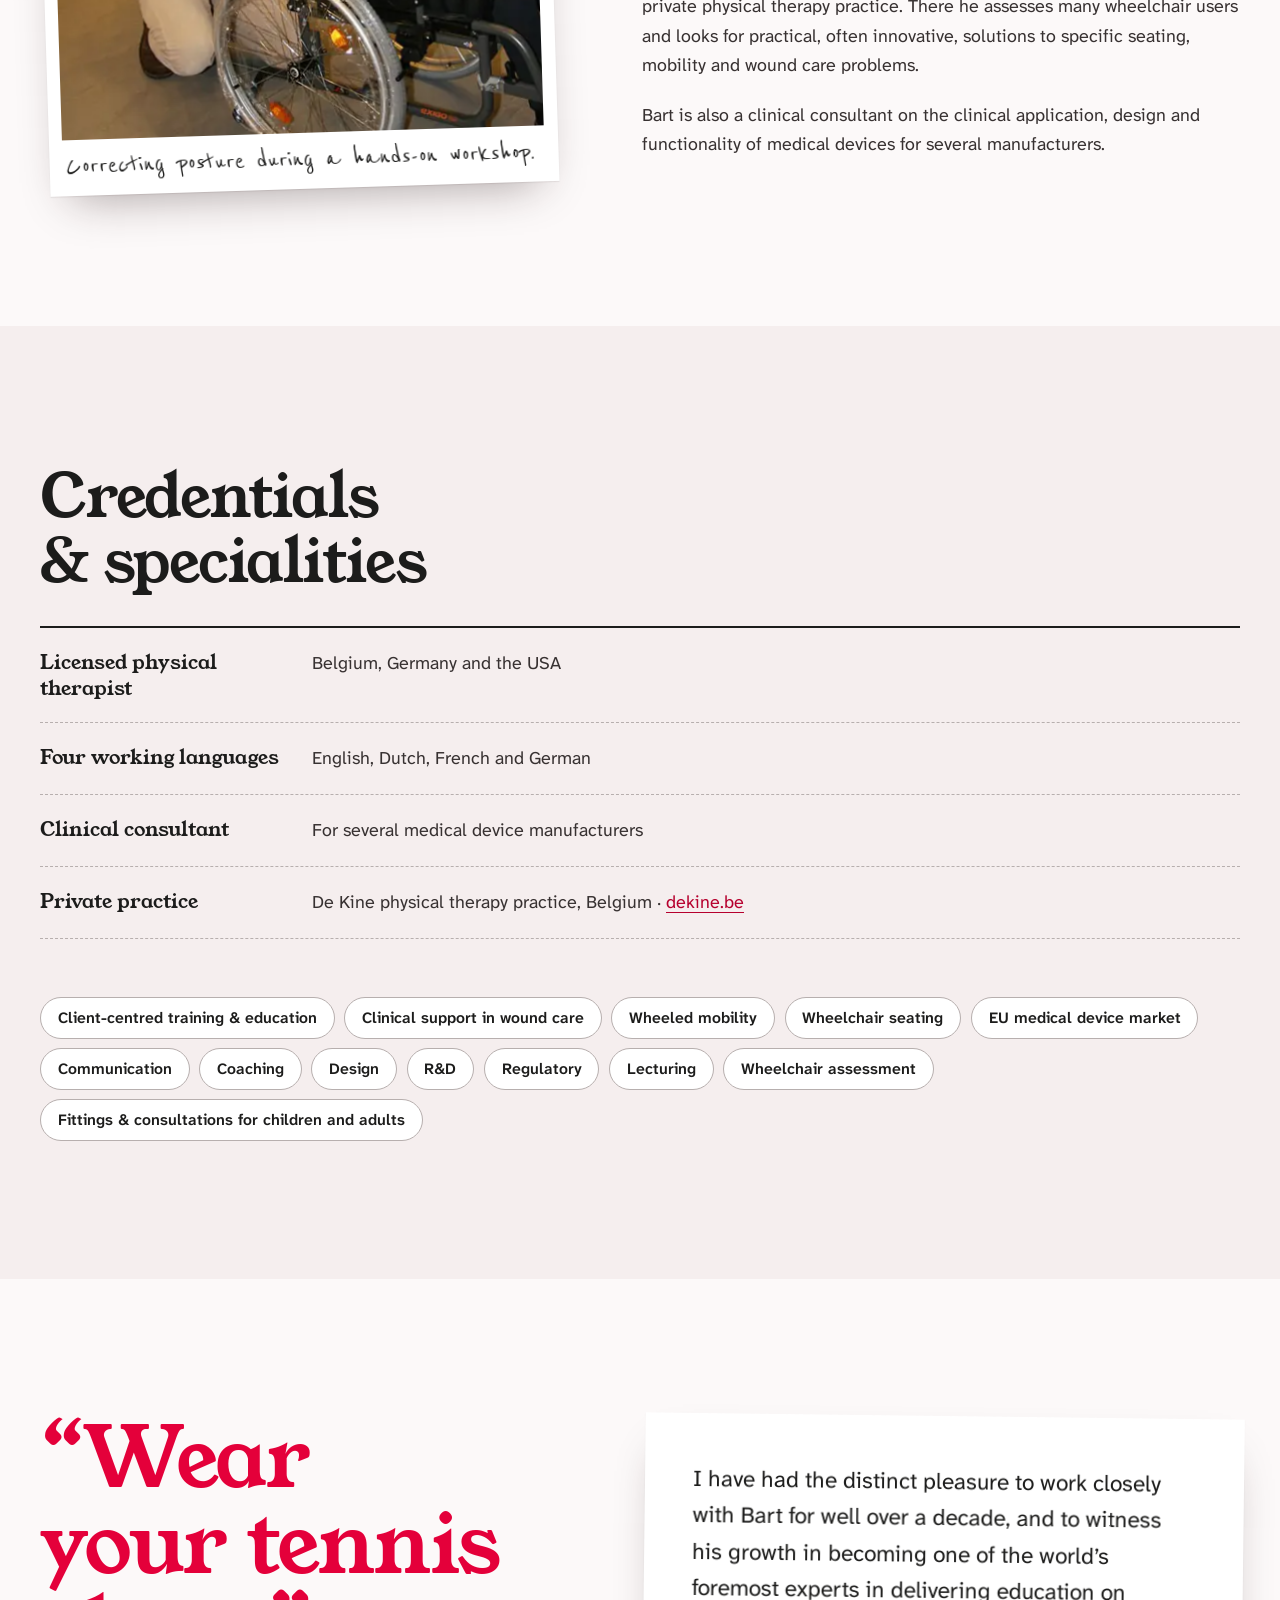
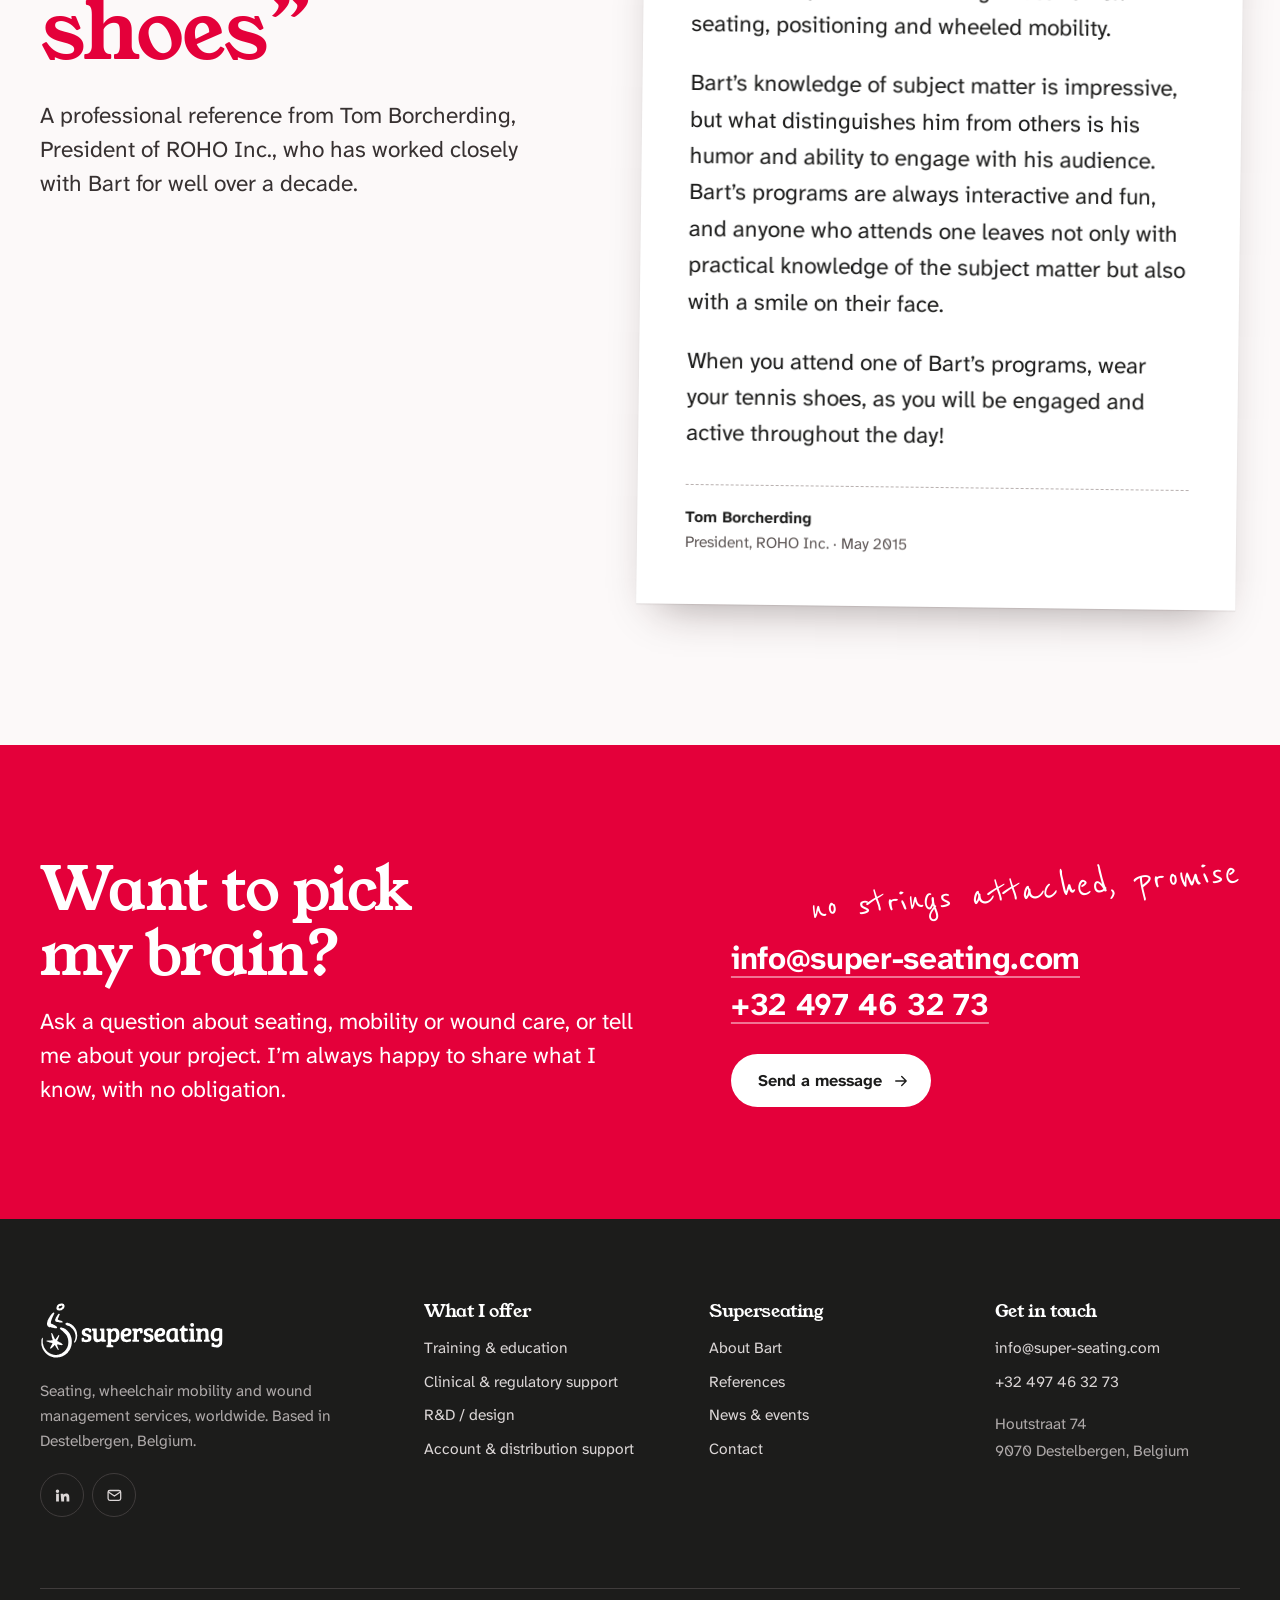
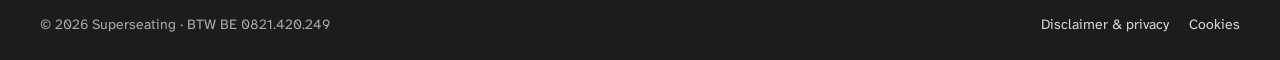
<file: about.html>
<!doctype html>
<html lang="en">
<head>
<meta charset="utf-8">
<meta name="viewport" content="width=device-width, initial-scale=1">
<title>About Bart Van der Heyden · Superseating</title>
<meta name="description" content="Bart Van der Heyden is a licensed physical therapist specialised in wheelchair seating, mobility and wound care, lecturing worldwide in English, Dutch, French and German.">
<link rel="canonical" href="https://www.super-seating.com/about.html">
<meta name="theme-color" content="#e4003a">
<meta property="og:type" content="website">
<meta property="og:site_name" content="Superseating">
<meta property="og:title" content="About Bart Van der Heyden · Superseating">
<meta property="og:description" content="Bart Van der Heyden is a licensed physical therapist specialised in wheelchair seating, mobility and wound care, lecturing worldwide in English, Dutch, French and German.">
<meta property="og:url" content="https://www.super-seating.com/about.html">
<meta property="og:image" content="https://www.super-seating.com/assets/img/og-image.jpg">
<meta property="og:image:width" content="1200">
<meta property="og:image:height" content="630">
<meta name="twitter:card" content="summary_large_image">
<link rel="icon" href="favicon.ico" sizes="32x32">
<link rel="icon" href="assets/img/favicon.svg" type="image/svg+xml">
<link rel="apple-touch-icon" href="assets/img/apple-touch-icon.png">
<link rel="manifest" href="site.webmanifest">
<link rel="preload" href="assets/fonts/young-serif-400.woff2" as="font" type="font/woff2" crossorigin>
<link rel="preload" href="assets/fonts/atkinson-next-var.woff2" as="font" type="font/woff2" crossorigin>
<link rel="stylesheet" href="assets/css/styles.css">
<script>document.documentElement.classList.add("js")</script>
<script src="assets/js/main.js" defer></script>
</head>
<body>
<a class="skip-link" href="#main">Skip to content</a>
<header class="site-header">
  <div class="container header-inner">
    <a class="brand" href="index.html" aria-label="Superseating, home">
      <img src="assets/img/logo.svg" alt="Superseating" width="172" height="64">
    </a>
    <button class="menu-toggle" type="button" aria-expanded="false" aria-controls="site-nav" aria-label="Open menu">
      <span class="bars" aria-hidden="true"><span></span><span></span><span></span></span>
    </button>
    <nav class="site-nav" id="site-nav" aria-label="Main">
      <ul class="nav-list" role="list">
        <li class="nav-item--has-menu">
          <button class="nav-link" type="button" aria-expanded="false" aria-controls="submenu-services" data-submenu>
            What I offer <svg class="chev" viewBox="0 0 24 24" fill="none" stroke="currentColor" stroke-width="1.8" stroke-linecap="round" stroke-linejoin="round" aria-hidden="true"><path d="M6 9l6 6 6-6"/></svg>
          </button>
          <ul class="submenu" id="submenu-services" role="list">
            <li><a href="training-education.html"><strong>Training & education</strong><span>Programmes for clinicians and care teams</span></a></li>
            <li><a href="clinical-regulatory-support.html"><strong>Clinical & regulatory support</strong><span>Strategy for Europe, Asia, Middle East</span></a></li>
            <li><a href="rd-design.html"><strong>R&D / design</strong><span>From user needs to design changes</span></a></li>
            <li><a href="account-distribution-support.html"><strong>Account & distribution support</strong><span>Prescribers and end users, worldwide</span></a></li>
          </ul>
        </li>
        <li><a class="nav-link" href="about.html" aria-current="page">About Bart</a></li>
        <li><a class="nav-link" href="news.html">News &amp; events</a></li>
        <li class="nav-cta-item"><a class="btn nav-cta" href="contact.html">Contact</a></li>
      </ul>
    </nav>
  </div>
</header>
<main id="main">
  <section class="page-hero">
    <div class="container">
      <nav class="breadcrumb" aria-label="Breadcrumb"><ol><li><a href="index.html">Home</a></li><li aria-current="page">About Bart</li></ol></nav>
      <div class="page-hero-head">
        <h1>Bart Van der Heyden</h1>
        <div>
          <p class="lead">Licensed physical therapist, specialised in wheelchair seating and mobility, and in wound care. Based in Belgium, working worldwide.</p>
          <div class="page-hero-actions">
            <a class="btn" href="contact.html">Get in touch <svg viewBox="0 0 24 24" fill="none" stroke="currentColor" stroke-width="1.8" stroke-linecap="round" stroke-linejoin="round" aria-hidden="true"><path d="M5 12h14M13 6l6 6-6 6"/></svg></a>
            <a class="link-arrow" href="https://www.linkedin.com/in/bartvanderheydenpt" rel="noopener" target="_blank">LinkedIn profile <svg viewBox="0 0 24 24" fill="none" stroke="currentColor" stroke-width="1.8" stroke-linecap="round" stroke-linejoin="round" aria-hidden="true"><path d="M7 17L17 7M8 7h9v9"/></svg></a>
          </div>
        </div>
      </div>
      <div class="page-hero-media"><picture><source type="image/webp" srcset="assets/img/lecture-640.webp 640w, assets/img/lecture-1200.webp 1200w, assets/img/lecture-1920.webp 1920w" sizes="(max-width: 1340px) 100vw, 1280px"><img src="assets/img/lecture.jpg" alt="Bart lecturing to a full room of clinicians, with a slide projected behind him" width="1200" height="532" fetchpriority="high" decoding="async"></picture></div>
    </div>
  </section>

  <section class="section">
    <div class="container person-split">
      <figure>
        <div class="portrait"><picture><source type="image/webp" srcset="assets/img/bart-fitting-480.webp 480w" sizes="(max-width: 860px) 90vw, 480px"><img src="assets/img/bart-fitting.jpg" alt="Bart Van der Heyden adjusting the posture of a woman seated in a wheelchair during a workshop" width="600" height="800" loading="lazy" decoding="async"></picture></div>
        <figcaption class="portrait-caption">Correcting posture during a hands-on workshop.</figcaption>
      </figure>
      <div>
        <h2>Clinical practice, teaching and product know-how</h2>
        <div class="prose">
          <p>Bart is licensed and has practised as a physical therapist in Belgium, Germany and the USA. Now based in Belgium, he travels all over the world for lectures, educational events and hands-on sessions for varied audiences. He covers seating and mobility issues, wheelchair provision for children and adults with moderate to severe physical challenges, and wound care.</p>
          <p>He keeps a strong hands-on practice and helps out at De Kine, his wife’s private physical therapy practice. There he assesses many wheelchair users and looks for practical, often innovative, solutions to specific seating, mobility and wound care problems.</p>
          <p>Bart is also a clinical consultant on the clinical application, design and functionality of medical devices for several manufacturers.</p>
        </div>
      </div>
    </div>
  </section>

  <section class="section section--surface" aria-labelledby="credentials-title">
    <div class="container">
      <div class="section-head">
        <h2 id="credentials-title">Credentials &amp; specialities</h2>
      </div>
          <dl class="terms">
            <div><dt>Licensed physical therapist</dt><dd>Belgium, Germany and the USA</dd></div>
            <div><dt>Four working languages</dt><dd>English, Dutch, French and German</dd></div>
            <div><dt>Clinical consultant</dt><dd>For several medical device manufacturers</dd></div>
            <div><dt>Private practice</dt><dd>De Kine physical therapy practice, Belgium · <a href="http://www.dekine.be/" rel="noopener" target="_blank">dekine.be</a></dd></div>
          </dl>
      <ul class="slash-list" role="list" aria-label="Specialities"><li>Client-centred training &amp; education</li> <li>Clinical support in wound care</li> <li>Wheeled mobility</li> <li>Wheelchair seating</li> <li>EU medical device market</li> <li>Communication</li> <li>Coaching</li> <li>Design</li> <li>R&amp;D</li> <li>Regulatory</li> <li>Lecturing</li> <li>Wheelchair assessment</li> <li>Fittings &amp; consultations for children and adults</li></ul>
    </div>
  </section>

  <section class="section" id="reference" aria-labelledby="reference-title">
    <div class="container reference">
      <div>
        <h2 id="reference-title">“Wear your tennis shoes”</h2>
        <p class="lead">A professional reference from Tom Borcherding, President of ROHO Inc., who has worked closely with Bart for well over a decade.</p>
      </div>
      <figure class="letter">
        <blockquote>
          <p>I have had the distinct pleasure to work closely with Bart for well over a decade, and to witness his growth in becoming one of the world’s foremost experts in delivering education on seating, positioning and wheeled mobility.</p>
          <p>Bart’s knowledge of subject matter is impressive, but what distinguishes him from others is his humor and ability to engage with his audience. Bart’s programs are always interactive and fun, and anyone who attends one leaves not only with practical knowledge of the subject matter but also with a smile on their face.</p>
          <p>When you attend one of Bart’s programs, wear your tennis shoes, as you will be engaged and active throughout the day!</p>
        </blockquote>
        <figcaption><strong>Tom Borcherding</strong><span>President, ROHO Inc. · May 2015</span></figcaption>
      </figure>
    </div>
  </section>

  <section class="cta" aria-labelledby="cta-title">
    <div class="container cta-grid">
      <div>
        <h2 id="cta-title">Want to pick my brain?</h2>
        <p>Ask a question about seating, mobility or wound care, or tell me about your project. I’m always happy to share what I know, with no obligation.</p>
      </div>
      <div class="cta-actions">
        <p class="note cta-note" aria-hidden="true">no strings attached, promise</p>
        <div class="cta-contact">
          <a href="mailto:info@super-seating.com">info@super-seating.com</a>
          <a href="tel:+32497463273">+32 497 46 32 73</a>
        </div>
        <a class="btn btn--white" href="contact.html">Send a message <svg viewBox="0 0 24 24" fill="none" stroke="currentColor" stroke-width="1.8" stroke-linecap="round" stroke-linejoin="round" aria-hidden="true"><path d="M5 12h14M13 6l6 6-6 6"/></svg></a>
      </div>
    </div>
  </section>
</main>
<footer class="site-footer">
  <div class="container">
    <div class="footer-grid">
      <div class="footer-brand">
        <img src="assets/img/logo-white.svg" alt="Superseating" width="190" height="59" loading="lazy">
        <p>Seating, wheelchair mobility and wound management services, worldwide. Based in Destelbergen, Belgium.</p>
        <div class="social">
          <a href="https://www.linkedin.com/in/bartvanderheydenpt" rel="noopener" target="_blank" aria-label="Bart Van der Heyden on LinkedIn (opens in a new tab)"><svg viewBox="0 0 24 24" fill="currentColor" aria-hidden="true"><path d="M4.98 3.5a2.5 2.5 0 11-.02 5 2.5 2.5 0 01.02-5zM3 9.75h4v11H3zM9.5 9.75h3.8v1.5h.06c.53-1 1.83-2.06 3.77-2.06 4.03 0 4.77 2.65 4.77 6.1v5.46h-4v-4.84c0-1.16-.02-2.64-1.61-2.64-1.61 0-1.86 1.26-1.86 2.56v4.92h-4z"/></svg></a>
          <a href="mailto:info@super-seating.com" aria-label="Email Superseating"><svg viewBox="0 0 24 24" fill="none" stroke="currentColor" stroke-width="1.8" stroke-linecap="round" stroke-linejoin="round" aria-hidden="true"><rect x="3" y="5" width="18" height="14" rx="2.5"/><path d="M3.5 7l8.5 6 8.5-6"/></svg></a>
        </div>
      </div>
      <div>
        <h2>What I offer</h2>
        <ul role="list">
          <li><a href="training-education.html">Training & education</a></li>
          <li><a href="clinical-regulatory-support.html">Clinical & regulatory support</a></li>
          <li><a href="rd-design.html">R&D / design</a></li>
          <li><a href="account-distribution-support.html">Account & distribution support</a></li>
        </ul>
      </div>
      <div>
        <h2>Superseating</h2>
        <ul role="list">
          <li><a href="about.html">About Bart</a></li>
          <li><a href="about.html#reference">References</a></li>
          <li><a href="news.html">News &amp; events</a></li>
          <li><a href="contact.html">Contact</a></li>
        </ul>
      </div>
      <div>
        <h2>Get in touch</h2>
        <ul role="list">
          <li><a href="mailto:info@super-seating.com">info@super-seating.com</a></li>
          <li><a href="tel:+32497463273">+32 497 46 32 73</a></li>
        </ul>
        <address>Houtstraat 74<br>9070 Destelbergen, Belgium</address>
      </div>
    </div>
    <div class="footer-bottom">
      <p>&copy; <span data-year>2026</span> Superseating · BTW BE 0821.420.249</p>
      <ul role="list">
        <li><a href="privacy.html">Disclaimer &amp; privacy</a></li>
        <li><a href="cookies.html">Cookies</a></li>
      </ul>
    </div>
  </div>
</footer>
</body>
</html>
</file>
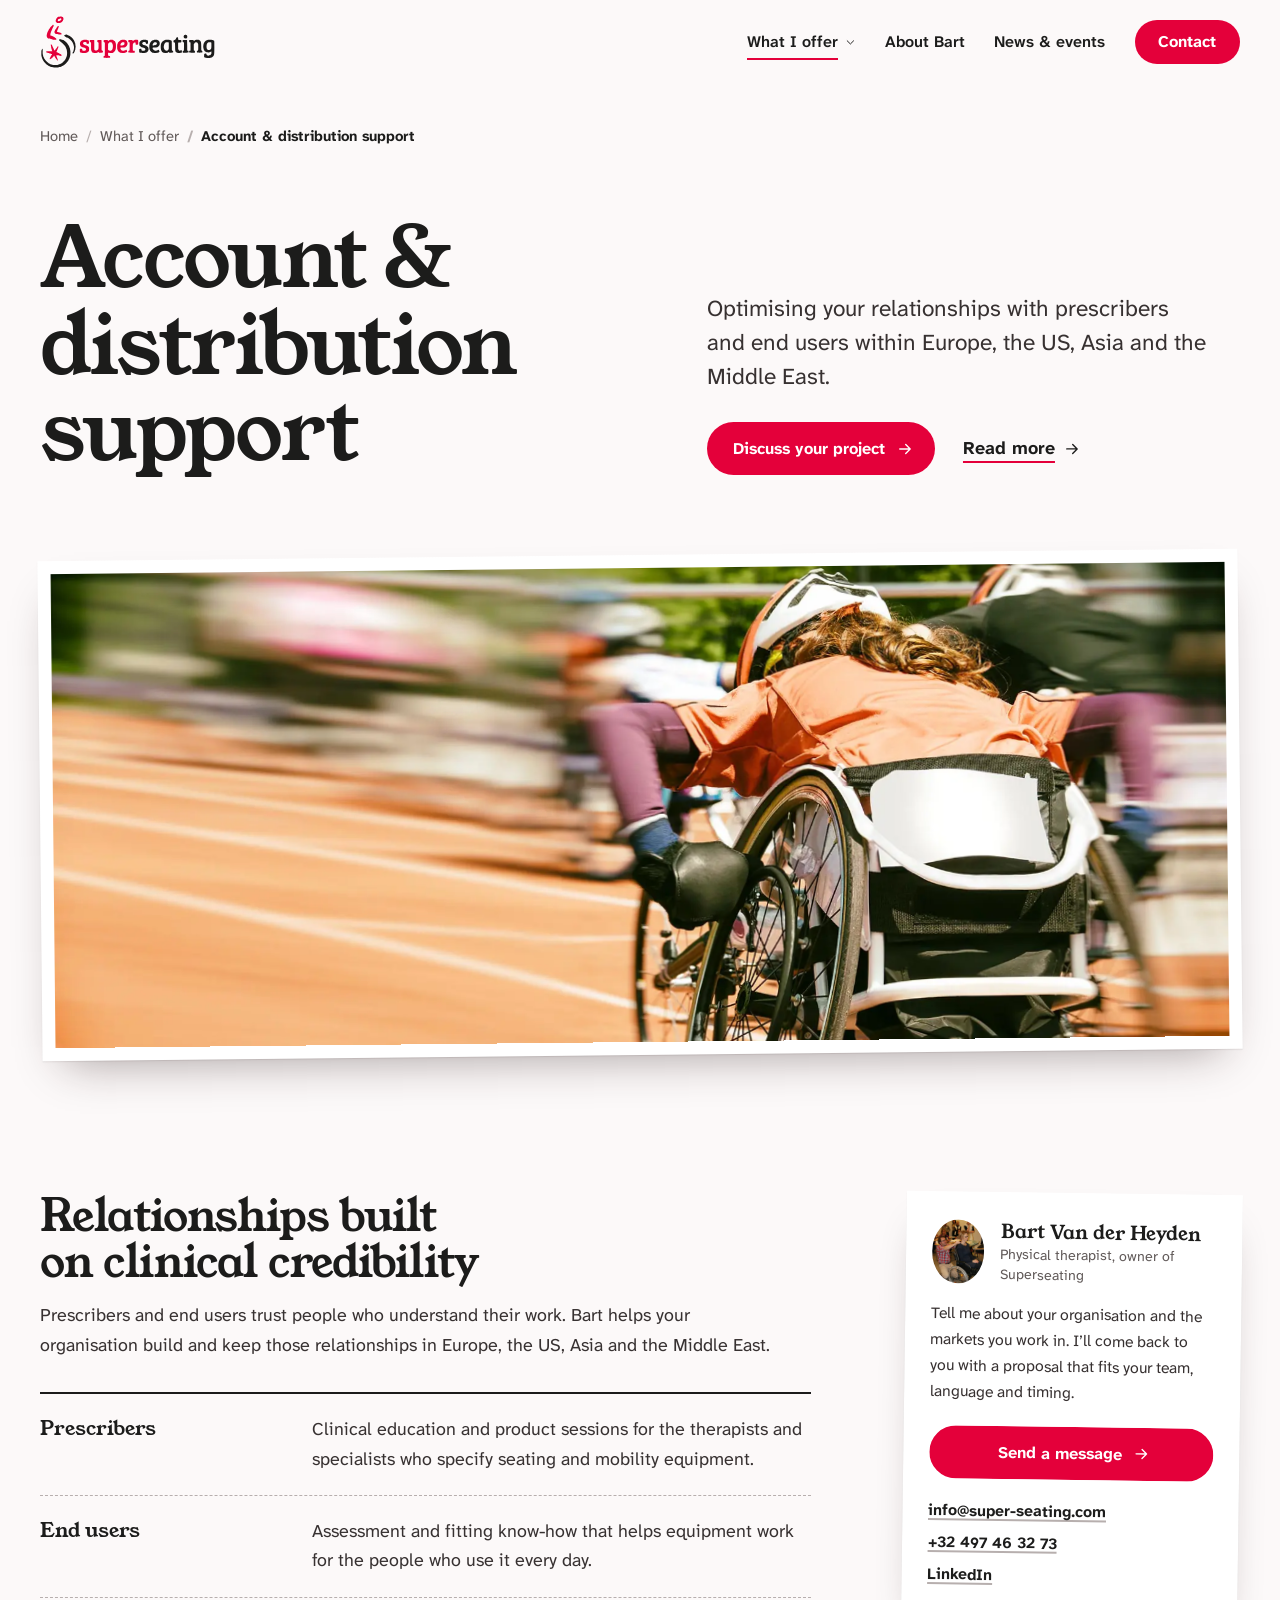
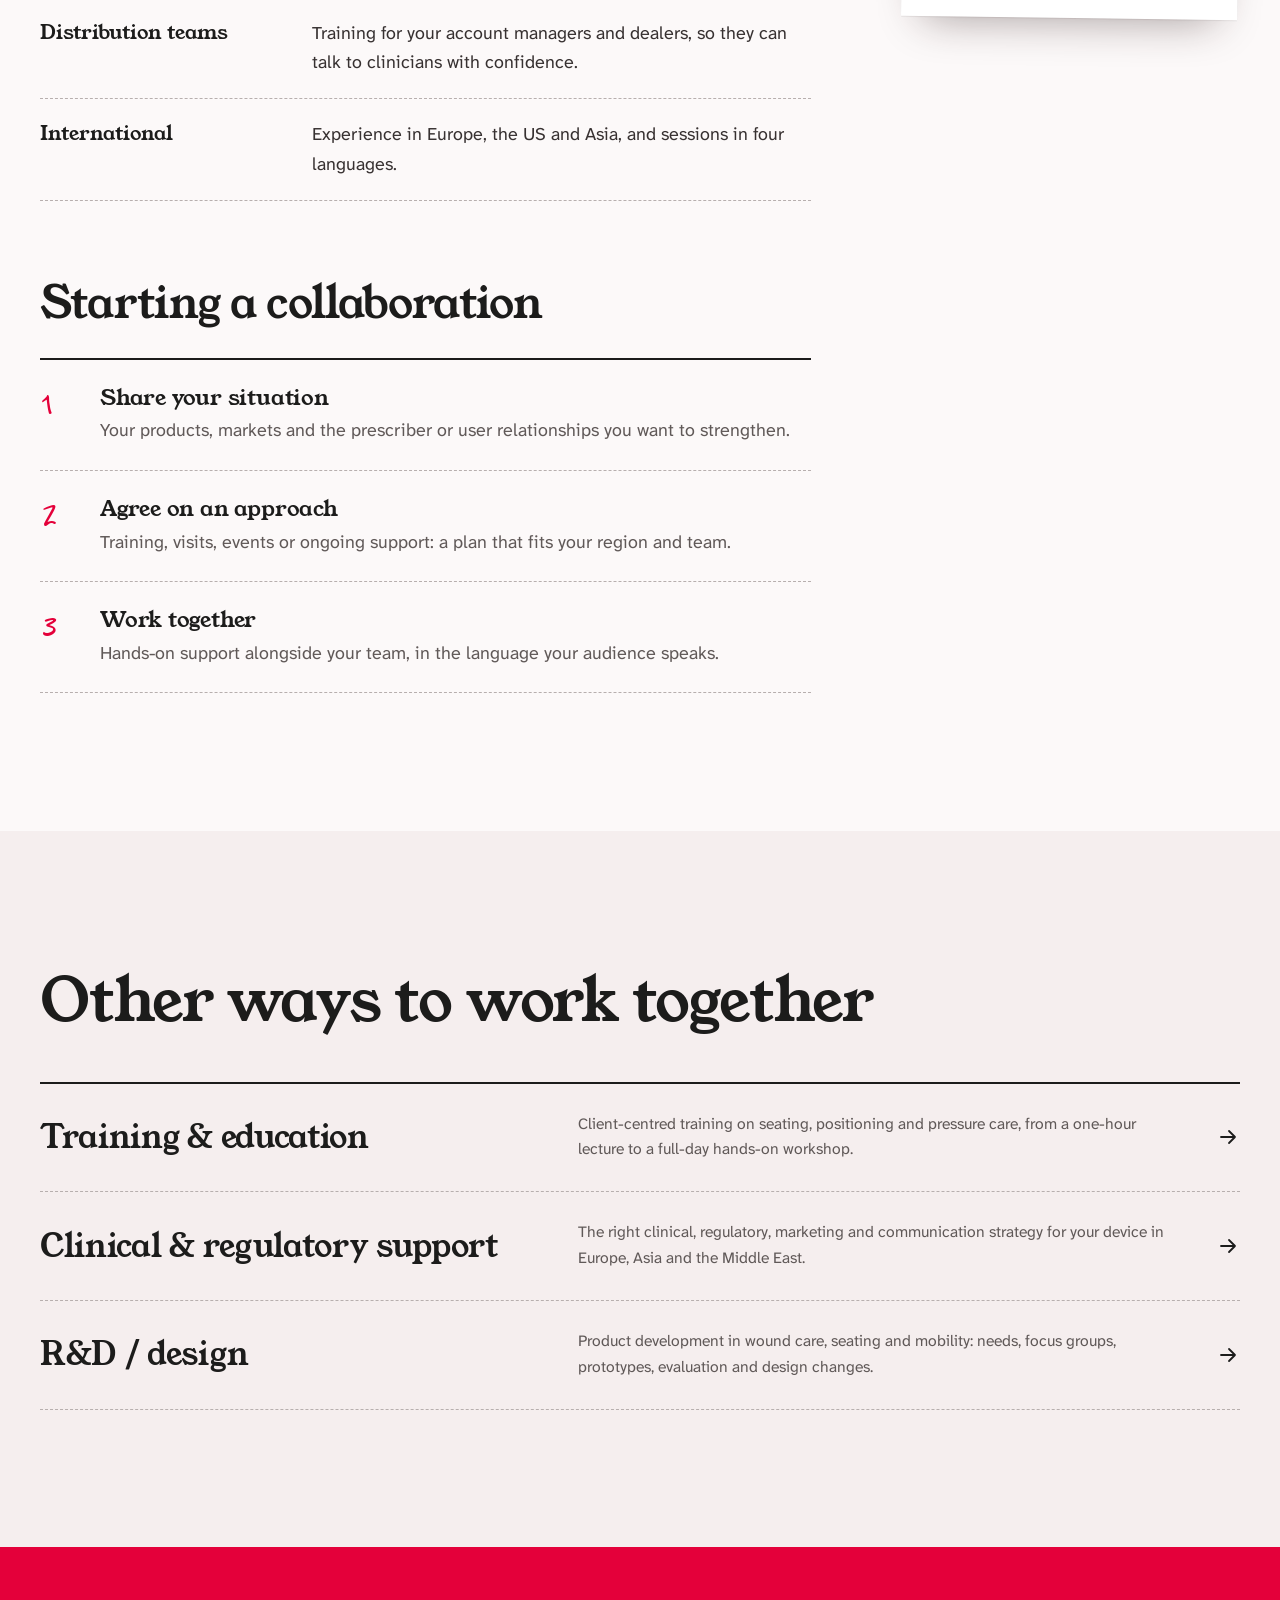
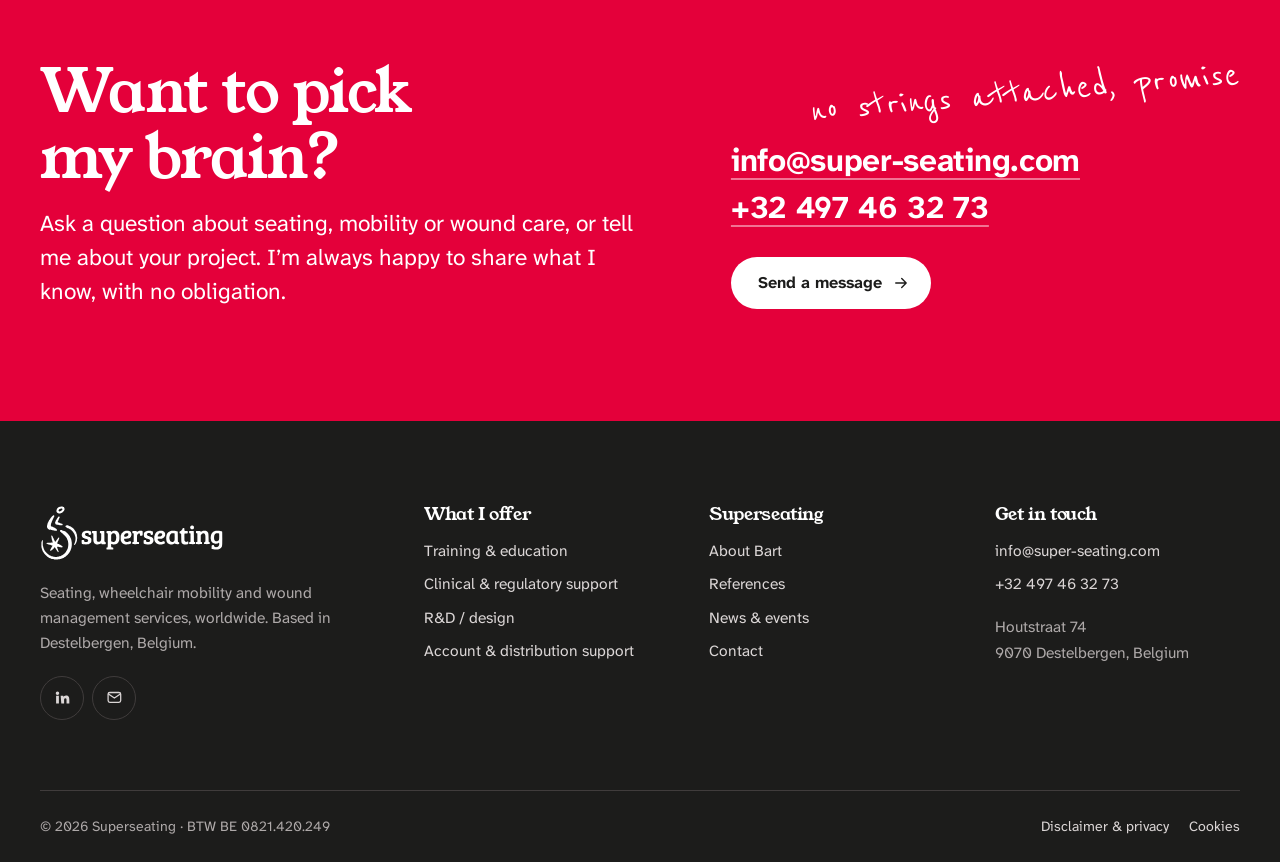
<file: account-distribution-support.html>
<!doctype html>
<html lang="en">
<head>
<meta charset="utf-8">
<meta name="viewport" content="width=device-width, initial-scale=1">
<title>Account & distribution support · Superseating</title>
<meta name="description" content="Account and distribution support for seating and mobility companies: optimise relationships with prescribers and end users in Europe, the US, Asia and the Middle East.">
<link rel="canonical" href="https://www.super-seating.com/account-distribution-support.html">
<meta name="theme-color" content="#e4003a">
<meta property="og:type" content="website">
<meta property="og:site_name" content="Superseating">
<meta property="og:title" content="Account & distribution support · Superseating">
<meta property="og:description" content="Account and distribution support for seating and mobility companies: optimise relationships with prescribers and end users in Europe, the US, Asia and the Middle East.">
<meta property="og:url" content="https://www.super-seating.com/account-distribution-support.html">
<meta property="og:image" content="https://www.super-seating.com/assets/img/og-image.jpg">
<meta property="og:image:width" content="1200">
<meta property="og:image:height" content="630">
<meta name="twitter:card" content="summary_large_image">
<link rel="icon" href="favicon.ico" sizes="32x32">
<link rel="icon" href="assets/img/favicon.svg" type="image/svg+xml">
<link rel="apple-touch-icon" href="assets/img/apple-touch-icon.png">
<link rel="manifest" href="site.webmanifest">
<link rel="preload" href="assets/fonts/young-serif-400.woff2" as="font" type="font/woff2" crossorigin>
<link rel="preload" href="assets/fonts/atkinson-next-var.woff2" as="font" type="font/woff2" crossorigin>
<link rel="stylesheet" href="assets/css/styles.css">
<script>document.documentElement.classList.add("js")</script>
<script src="assets/js/main.js" defer></script>
</head>
<body>
<a class="skip-link" href="#main">Skip to content</a>
<header class="site-header">
  <div class="container header-inner">
    <a class="brand" href="index.html" aria-label="Superseating, home">
      <img src="assets/img/logo.svg" alt="Superseating" width="172" height="64">
    </a>
    <button class="menu-toggle" type="button" aria-expanded="false" aria-controls="site-nav" aria-label="Open menu">
      <span class="bars" aria-hidden="true"><span></span><span></span><span></span></span>
    </button>
    <nav class="site-nav" id="site-nav" aria-label="Main">
      <ul class="nav-list" role="list">
        <li class="nav-item--has-menu">
          <button class="nav-link is-active" type="button" aria-expanded="false" aria-controls="submenu-services" data-submenu>
            What I offer <svg class="chev" viewBox="0 0 24 24" fill="none" stroke="currentColor" stroke-width="1.8" stroke-linecap="round" stroke-linejoin="round" aria-hidden="true"><path d="M6 9l6 6 6-6"/></svg>
          </button>
          <ul class="submenu" id="submenu-services" role="list">
            <li><a href="training-education.html"><strong>Training & education</strong><span>Programmes for clinicians and care teams</span></a></li>
            <li><a href="clinical-regulatory-support.html"><strong>Clinical & regulatory support</strong><span>Strategy for Europe, Asia, Middle East</span></a></li>
            <li><a href="rd-design.html"><strong>R&D / design</strong><span>From user needs to design changes</span></a></li>
            <li><a href="account-distribution-support.html" aria-current="page"><strong>Account & distribution support</strong><span>Prescribers and end users, worldwide</span></a></li>
          </ul>
        </li>
        <li><a class="nav-link" href="about.html">About Bart</a></li>
        <li><a class="nav-link" href="news.html">News &amp; events</a></li>
        <li class="nav-cta-item"><a class="btn nav-cta" href="contact.html">Contact</a></li>
      </ul>
    </nav>
  </div>
</header>
<main id="main">
  <section class="page-hero">
    <div class="container">
      <nav class="breadcrumb" aria-label="Breadcrumb"><ol><li><a href="index.html">Home</a></li><li><a href="index.html#services">What I offer</a></li><li aria-current="page">Account &amp; distribution support</li></ol></nav>
      <div class="page-hero-head">
        <h1>Account &amp; distribution support</h1>
        <div>
          <p class="lead">Optimising your relationships with prescribers and end users within Europe, the US, Asia and the Middle East.</p>
          <div class="page-hero-actions">
            <a class="btn" href="contact.html">Discuss your project <svg viewBox="0 0 24 24" fill="none" stroke="currentColor" stroke-width="1.8" stroke-linecap="round" stroke-linejoin="round" aria-hidden="true"><path d="M5 12h14M13 6l6 6-6 6"/></svg></a>
            <a class="link-arrow" href="#details">Read more <svg viewBox="0 0 24 24" fill="none" stroke="currentColor" stroke-width="1.8" stroke-linecap="round" stroke-linejoin="round" aria-hidden="true"><path d="M5 12h14M13 6l6 6-6 6"/></svg></a>
          </div>
        </div>
      </div>
      <div class="page-hero-media"><picture><source type="image/webp" srcset="assets/img/race-640.webp 640w, assets/img/race-1200.webp 1200w, assets/img/race-1920.webp 1920w" sizes="(max-width: 1340px) 100vw, 1280px"><img src="assets/img/race.jpg" alt="A wheelchair racer leaning into a bend on an athletics track" width="1200" height="500" fetchpriority="high" decoding="async"></picture></div>
    </div>
  </section>

  <section class="section" id="details">
    <div class="container content-grid">
      <div>
        <div class="block">
          <h2>Relationships built on clinical credibility</h2>
          <p>Prescribers and end users trust people who understand their work. Bart helps your organisation build and keep those relationships in Europe, the US, Asia and the Middle East.</p>
          <dl class="terms">
            <div><dt>Prescribers</dt><dd>Clinical education and product sessions for the therapists and specialists who specify seating and mobility equipment.</dd></div>
            <div><dt>End users</dt><dd>Assessment and fitting know-how that helps equipment work for the people who use it every day.</dd></div>
            <div><dt>Distribution teams</dt><dd>Training for your account managers and dealers, so they can talk to clinicians with confidence.</dd></div>
            <div><dt>International</dt><dd>Experience in Europe, the US and Asia, and sessions in four languages.</dd></div>
          </dl>
        </div>

        <div class="block">
          <h2>Starting a collaboration</h2>
          <ol class="steps">
            <li><h3>Share your situation</h3><p>Your products, markets and the prescriber or user relationships you want to strengthen.</p></li>
            <li><h3>Agree on an approach</h3><p>Training, visits, events or ongoing support: a plan that fits your region and team.</p></li>
            <li><h3>Work together</h3><p>Hands-on support alongside your team, in the language your audience speaks.</p></li>
          </ol>
        </div>
      </div>
      <aside aria-label="Contact">
        <div class="contact-card">
          <div class="person">
            <picture><source type="image/webp" srcset="assets/img/bart-fitting-480.webp 480w" sizes="68px"><img src="assets/img/bart-fitting.jpg" alt="Bart Van der Heyden adjusting the posture of a woman seated in a wheelchair during a workshop" width="600" height="800" loading="lazy" decoding="async"></picture>
            <div><strong>Bart Van der Heyden</strong><span>Physical therapist, owner of Superseating</span></div>
          </div>
          <p>Tell me about your organisation and the markets you work in. I’ll come back to you with a proposal that fits your team, language and timing.</p>
          <a class="btn" href="contact.html">Send a message <svg viewBox="0 0 24 24" fill="none" stroke="currentColor" stroke-width="1.8" stroke-linecap="round" stroke-linejoin="round" aria-hidden="true"><path d="M5 12h14M13 6l6 6-6 6"/></svg></a>
          <ul class="contact-lines" role="list">
            <li><a href="mailto:info@super-seating.com">info@super-seating.com</a></li>
            <li><a href="tel:+32497463273">+32 497 46 32 73</a></li>
            <li><a href="https://www.linkedin.com/in/bartvanderheydenpt" rel="noopener" target="_blank">LinkedIn</a></li>
          </ul>
        </div>
      </aside>
    </div>
  </section>

  <section class="section section--surface" aria-labelledby="related-title">
    <div class="container">
      <h2 id="related-title" class="block-title">Other ways to work together</h2>
      <ul class="related" role="list">
        <li>
          <a href="training-education.html">
            <h3>Training &amp; education</h3>
            <p>Client-centred training on seating, positioning and pressure care, from a one-hour lecture to a full-day hands-on workshop.</p>
            <span class="offer-go" aria-hidden="true"><svg viewBox="0 0 24 24" fill="none" stroke="currentColor" stroke-width="1.8" stroke-linecap="round" stroke-linejoin="round" aria-hidden="true"><path d="M5 12h14M13 6l6 6-6 6"/></svg></span>
          </a>
        </li>
        <li>
          <a href="clinical-regulatory-support.html">
            <h3>Clinical &amp; regulatory support</h3>
            <p>The right clinical, regulatory, marketing and communication strategy for your device in Europe, Asia and the Middle East.</p>
            <span class="offer-go" aria-hidden="true"><svg viewBox="0 0 24 24" fill="none" stroke="currentColor" stroke-width="1.8" stroke-linecap="round" stroke-linejoin="round" aria-hidden="true"><path d="M5 12h14M13 6l6 6-6 6"/></svg></span>
          </a>
        </li>
        <li>
          <a href="rd-design.html">
            <h3>R&amp;D / design</h3>
            <p>Product development in wound care, seating and mobility: needs, focus groups, prototypes, evaluation and design changes.</p>
            <span class="offer-go" aria-hidden="true"><svg viewBox="0 0 24 24" fill="none" stroke="currentColor" stroke-width="1.8" stroke-linecap="round" stroke-linejoin="round" aria-hidden="true"><path d="M5 12h14M13 6l6 6-6 6"/></svg></span>
          </a>
        </li>
      </ul>
    </div>
  </section>

  <section class="cta" aria-labelledby="cta-title">
    <div class="container cta-grid">
      <div>
        <h2 id="cta-title">Want to pick my brain?</h2>
        <p>Ask a question about seating, mobility or wound care, or tell me about your project. I’m always happy to share what I know, with no obligation.</p>
      </div>
      <div class="cta-actions">
        <p class="note cta-note" aria-hidden="true">no strings attached, promise</p>
        <div class="cta-contact">
          <a href="mailto:info@super-seating.com">info@super-seating.com</a>
          <a href="tel:+32497463273">+32 497 46 32 73</a>
        </div>
        <a class="btn btn--white" href="contact.html">Send a message <svg viewBox="0 0 24 24" fill="none" stroke="currentColor" stroke-width="1.8" stroke-linecap="round" stroke-linejoin="round" aria-hidden="true"><path d="M5 12h14M13 6l6 6-6 6"/></svg></a>
      </div>
    </div>
  </section>
</main>
<footer class="site-footer">
  <div class="container">
    <div class="footer-grid">
      <div class="footer-brand">
        <img src="assets/img/logo-white.svg" alt="Superseating" width="190" height="59" loading="lazy">
        <p>Seating, wheelchair mobility and wound management services, worldwide. Based in Destelbergen, Belgium.</p>
        <div class="social">
          <a href="https://www.linkedin.com/in/bartvanderheydenpt" rel="noopener" target="_blank" aria-label="Bart Van der Heyden on LinkedIn (opens in a new tab)"><svg viewBox="0 0 24 24" fill="currentColor" aria-hidden="true"><path d="M4.98 3.5a2.5 2.5 0 11-.02 5 2.5 2.5 0 01.02-5zM3 9.75h4v11H3zM9.5 9.75h3.8v1.5h.06c.53-1 1.83-2.06 3.77-2.06 4.03 0 4.77 2.65 4.77 6.1v5.46h-4v-4.84c0-1.16-.02-2.64-1.61-2.64-1.61 0-1.86 1.26-1.86 2.56v4.92h-4z"/></svg></a>
          <a href="mailto:info@super-seating.com" aria-label="Email Superseating"><svg viewBox="0 0 24 24" fill="none" stroke="currentColor" stroke-width="1.8" stroke-linecap="round" stroke-linejoin="round" aria-hidden="true"><rect x="3" y="5" width="18" height="14" rx="2.5"/><path d="M3.5 7l8.5 6 8.5-6"/></svg></a>
        </div>
      </div>
      <div>
        <h2>What I offer</h2>
        <ul role="list">
          <li><a href="training-education.html">Training & education</a></li>
          <li><a href="clinical-regulatory-support.html">Clinical & regulatory support</a></li>
          <li><a href="rd-design.html">R&D / design</a></li>
          <li><a href="account-distribution-support.html">Account & distribution support</a></li>
        </ul>
      </div>
      <div>
        <h2>Superseating</h2>
        <ul role="list">
          <li><a href="about.html">About Bart</a></li>
          <li><a href="about.html#reference">References</a></li>
          <li><a href="news.html">News &amp; events</a></li>
          <li><a href="contact.html">Contact</a></li>
        </ul>
      </div>
      <div>
        <h2>Get in touch</h2>
        <ul role="list">
          <li><a href="mailto:info@super-seating.com">info@super-seating.com</a></li>
          <li><a href="tel:+32497463273">+32 497 46 32 73</a></li>
        </ul>
        <address>Houtstraat 74<br>9070 Destelbergen, Belgium</address>
      </div>
    </div>
    <div class="footer-bottom">
      <p>&copy; <span data-year>2026</span> Superseating · BTW BE 0821.420.249</p>
      <ul role="list">
        <li><a href="privacy.html">Disclaimer &amp; privacy</a></li>
        <li><a href="cookies.html">Cookies</a></li>
      </ul>
    </div>
  </div>
</footer>
</body>
</html>
</file>
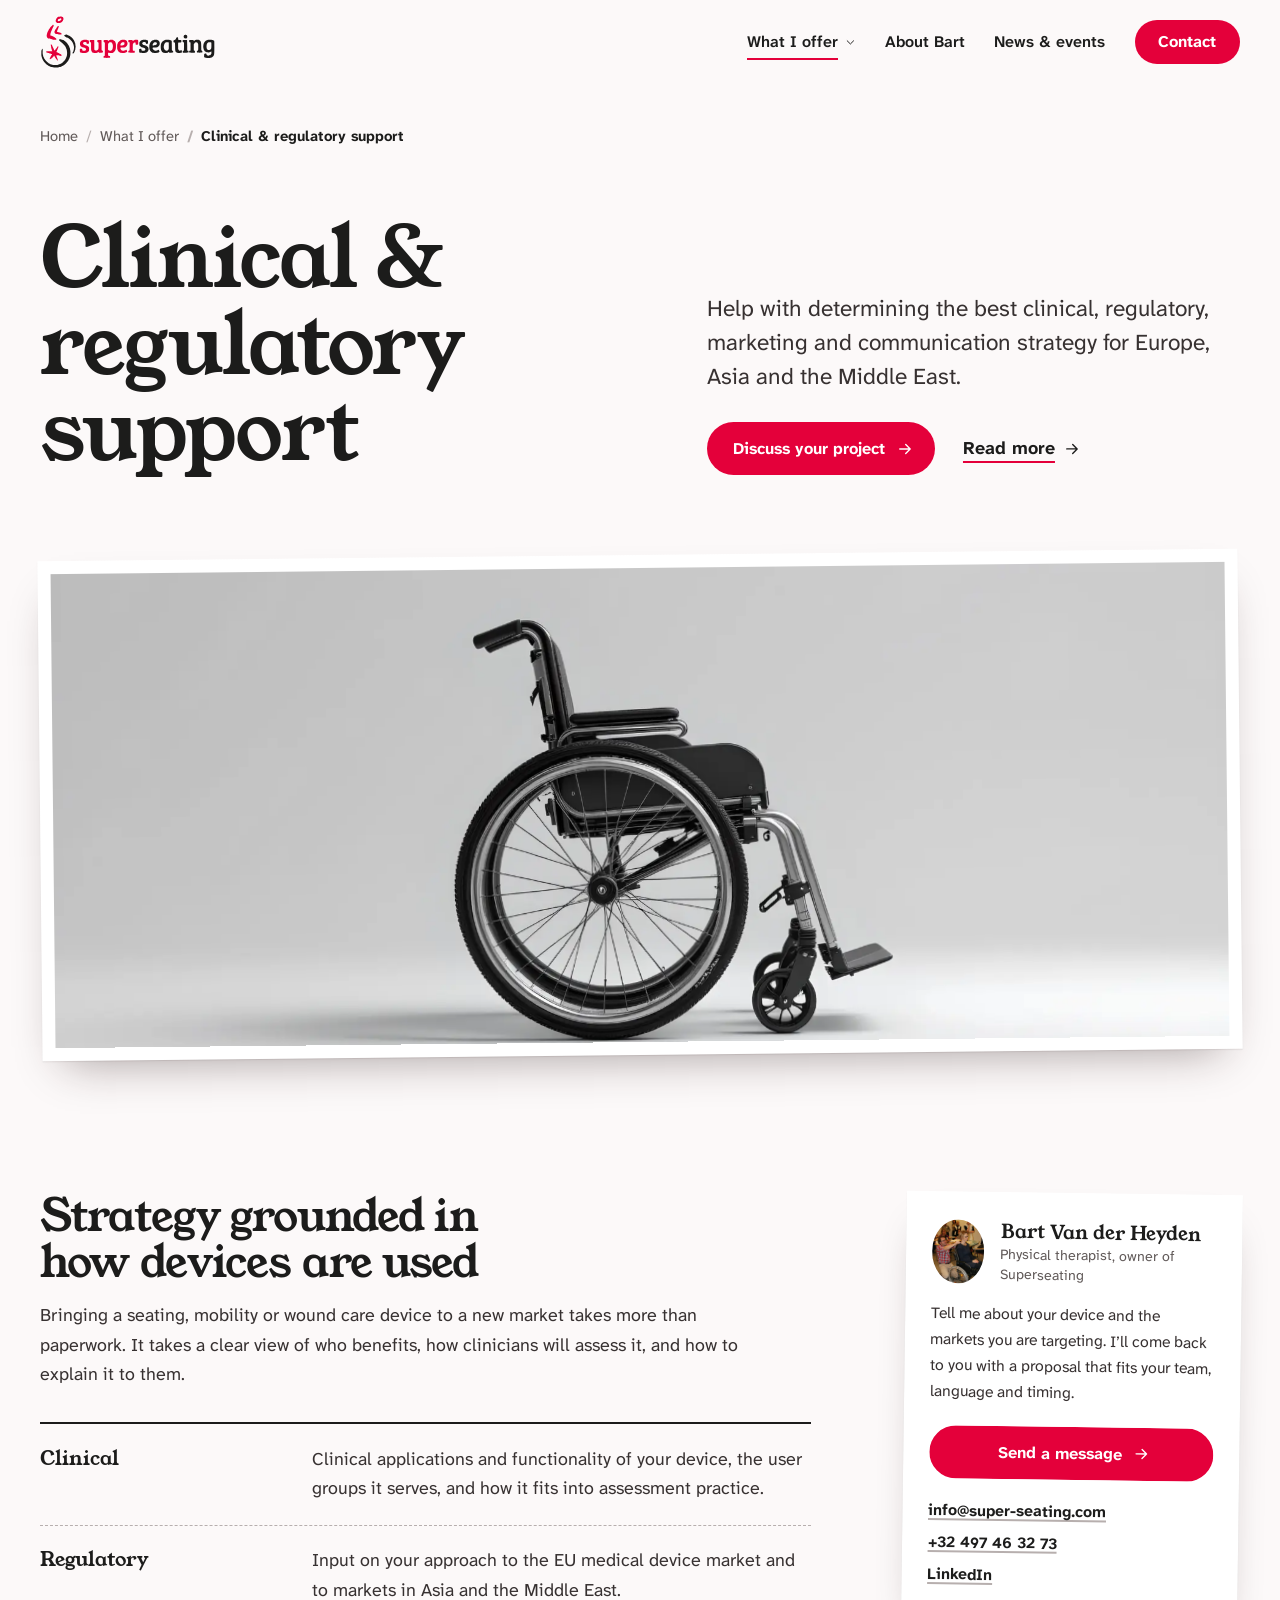
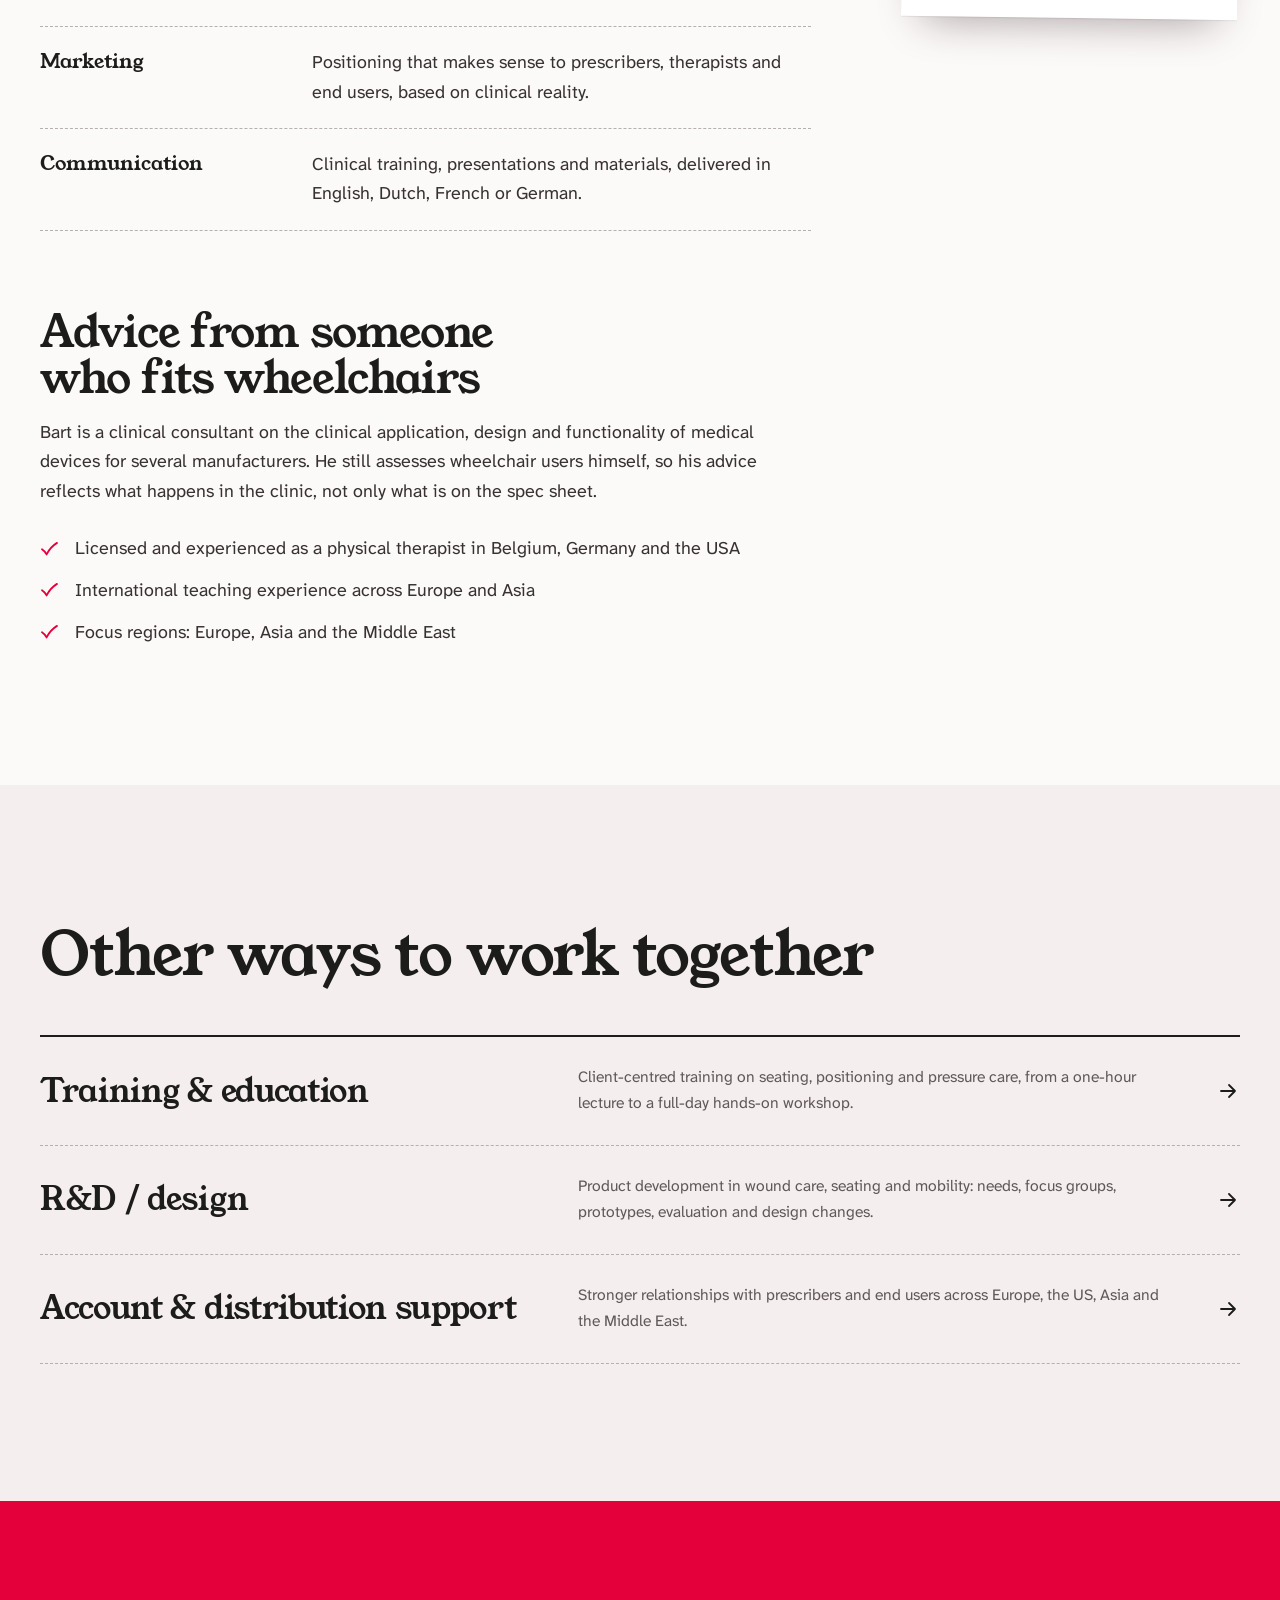
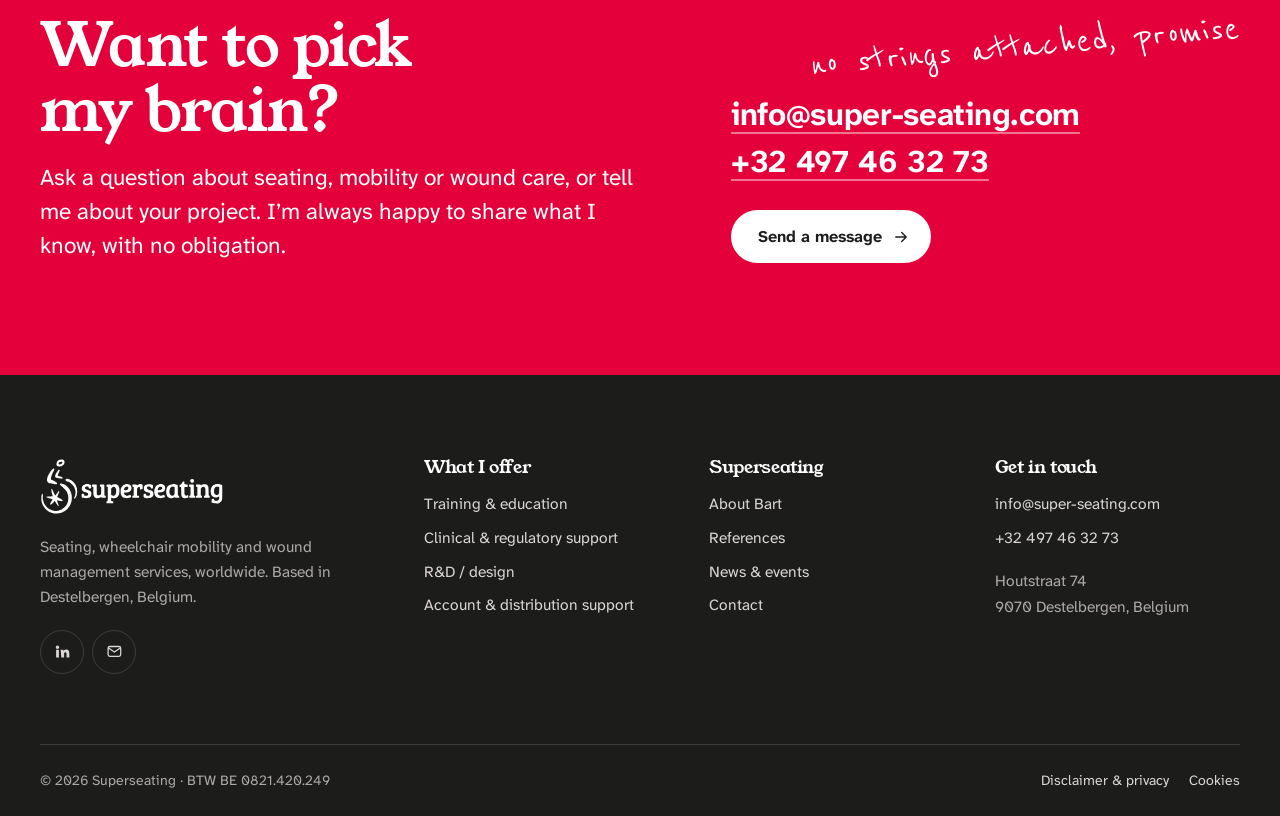
<file: clinical-regulatory-support.html>
<!doctype html>
<html lang="en">
<head>
<meta charset="utf-8">
<meta name="viewport" content="width=device-width, initial-scale=1">
<title>Clinical & regulatory support · Superseating</title>
<meta name="description" content="Help determining the best clinical, regulatory, marketing and communication strategy for seating, mobility and wound care devices in Europe, Asia and the Middle East.">
<link rel="canonical" href="https://www.super-seating.com/clinical-regulatory-support.html">
<meta name="theme-color" content="#e4003a">
<meta property="og:type" content="website">
<meta property="og:site_name" content="Superseating">
<meta property="og:title" content="Clinical & regulatory support · Superseating">
<meta property="og:description" content="Help determining the best clinical, regulatory, marketing and communication strategy for seating, mobility and wound care devices in Europe, Asia and the Middle East.">
<meta property="og:url" content="https://www.super-seating.com/clinical-regulatory-support.html">
<meta property="og:image" content="https://www.super-seating.com/assets/img/og-image.jpg">
<meta property="og:image:width" content="1200">
<meta property="og:image:height" content="630">
<meta name="twitter:card" content="summary_large_image">
<link rel="icon" href="favicon.ico" sizes="32x32">
<link rel="icon" href="assets/img/favicon.svg" type="image/svg+xml">
<link rel="apple-touch-icon" href="assets/img/apple-touch-icon.png">
<link rel="manifest" href="site.webmanifest">
<link rel="preload" href="assets/fonts/young-serif-400.woff2" as="font" type="font/woff2" crossorigin>
<link rel="preload" href="assets/fonts/atkinson-next-var.woff2" as="font" type="font/woff2" crossorigin>
<link rel="stylesheet" href="assets/css/styles.css">
<script>document.documentElement.classList.add("js")</script>
<script src="assets/js/main.js" defer></script>
</head>
<body>
<a class="skip-link" href="#main">Skip to content</a>
<header class="site-header">
  <div class="container header-inner">
    <a class="brand" href="index.html" aria-label="Superseating, home">
      <img src="assets/img/logo.svg" alt="Superseating" width="172" height="64">
    </a>
    <button class="menu-toggle" type="button" aria-expanded="false" aria-controls="site-nav" aria-label="Open menu">
      <span class="bars" aria-hidden="true"><span></span><span></span><span></span></span>
    </button>
    <nav class="site-nav" id="site-nav" aria-label="Main">
      <ul class="nav-list" role="list">
        <li class="nav-item--has-menu">
          <button class="nav-link is-active" type="button" aria-expanded="false" aria-controls="submenu-services" data-submenu>
            What I offer <svg class="chev" viewBox="0 0 24 24" fill="none" stroke="currentColor" stroke-width="1.8" stroke-linecap="round" stroke-linejoin="round" aria-hidden="true"><path d="M6 9l6 6 6-6"/></svg>
          </button>
          <ul class="submenu" id="submenu-services" role="list">
            <li><a href="training-education.html"><strong>Training & education</strong><span>Programmes for clinicians and care teams</span></a></li>
            <li><a href="clinical-regulatory-support.html" aria-current="page"><strong>Clinical & regulatory support</strong><span>Strategy for Europe, Asia, Middle East</span></a></li>
            <li><a href="rd-design.html"><strong>R&D / design</strong><span>From user needs to design changes</span></a></li>
            <li><a href="account-distribution-support.html"><strong>Account & distribution support</strong><span>Prescribers and end users, worldwide</span></a></li>
          </ul>
        </li>
        <li><a class="nav-link" href="about.html">About Bart</a></li>
        <li><a class="nav-link" href="news.html">News &amp; events</a></li>
        <li class="nav-cta-item"><a class="btn nav-cta" href="contact.html">Contact</a></li>
      </ul>
    </nav>
  </div>
</header>
<main id="main">
  <section class="page-hero">
    <div class="container">
      <nav class="breadcrumb" aria-label="Breadcrumb"><ol><li><a href="index.html">Home</a></li><li><a href="index.html#services">What I offer</a></li><li aria-current="page">Clinical &amp; regulatory support</li></ol></nav>
      <div class="page-hero-head">
        <h1>Clinical &amp; regulatory support</h1>
        <div>
          <p class="lead">Help with determining the best clinical, regulatory, marketing and communication strategy for Europe, Asia and the Middle East.</p>
          <div class="page-hero-actions">
            <a class="btn" href="contact.html">Discuss your project <svg viewBox="0 0 24 24" fill="none" stroke="currentColor" stroke-width="1.8" stroke-linecap="round" stroke-linejoin="round" aria-hidden="true"><path d="M5 12h14M13 6l6 6-6 6"/></svg></a>
            <a class="link-arrow" href="#details">Read more <svg viewBox="0 0 24 24" fill="none" stroke="currentColor" stroke-width="1.8" stroke-linecap="round" stroke-linejoin="round" aria-hidden="true"><path d="M5 12h14M13 6l6 6-6 6"/></svg></a>
          </div>
        </div>
      </div>
      <div class="page-hero-media"><picture><source type="image/webp" srcset="assets/img/wheelchair-640.webp 640w, assets/img/wheelchair-1200.webp 1200w, assets/img/wheelchair-1920.webp 1920w" sizes="(max-width: 1340px) 100vw, 1280px"><img src="assets/img/wheelchair.jpg" alt="A modern manual wheelchair photographed side-on against a plain grey background" width="1200" height="686" fetchpriority="high" decoding="async"></picture></div>
    </div>
  </section>

  <section class="section" id="details">
    <div class="container content-grid">
      <div>
        <div class="block">
          <h2>Strategy grounded in how devices are used</h2>
          <p>Bringing a seating, mobility or wound care device to a new market takes more than paperwork. It takes a clear view of who benefits, how clinicians will assess it, and how to explain it to them.</p>
          <dl class="terms">
            <div><dt>Clinical</dt><dd>Clinical applications and functionality of your device, the user groups it serves, and how it fits into assessment practice.</dd></div>
            <div><dt>Regulatory</dt><dd>Input on your approach to the EU medical device market and to markets in Asia and the Middle East.</dd></div>
            <div><dt>Marketing</dt><dd>Positioning that makes sense to prescribers, therapists and end users, based on clinical reality.</dd></div>
            <div><dt>Communication</dt><dd>Clinical training, presentations and materials, delivered in English, Dutch, French or German.</dd></div>
          </dl>
        </div>

        <div class="block">
          <h2>Advice from someone who fits wheelchairs</h2>
          <p>Bart is a clinical consultant on the clinical application, design and functionality of medical devices for several manufacturers. He still assesses wheelchair users himself, so his advice reflects what happens in the clinic, not only what is on the spec sheet.</p>
          <ul class="ticks">
            <li>Licensed and experienced as a physical therapist in Belgium, Germany and the USA</li>
            <li>International teaching experience across Europe and Asia</li>
            <li>Focus regions: Europe, Asia and the Middle East</li>
          </ul>
        </div>
      </div>
      <aside aria-label="Contact">
        <div class="contact-card">
          <div class="person">
            <picture><source type="image/webp" srcset="assets/img/bart-fitting-480.webp 480w" sizes="68px"><img src="assets/img/bart-fitting.jpg" alt="Bart Van der Heyden adjusting the posture of a woman seated in a wheelchair during a workshop" width="600" height="800" loading="lazy" decoding="async"></picture>
            <div><strong>Bart Van der Heyden</strong><span>Physical therapist, owner of Superseating</span></div>
          </div>
          <p>Tell me about your device and the markets you are targeting. I’ll come back to you with a proposal that fits your team, language and timing.</p>
          <a class="btn" href="contact.html">Send a message <svg viewBox="0 0 24 24" fill="none" stroke="currentColor" stroke-width="1.8" stroke-linecap="round" stroke-linejoin="round" aria-hidden="true"><path d="M5 12h14M13 6l6 6-6 6"/></svg></a>
          <ul class="contact-lines" role="list">
            <li><a href="mailto:info@super-seating.com">info@super-seating.com</a></li>
            <li><a href="tel:+32497463273">+32 497 46 32 73</a></li>
            <li><a href="https://www.linkedin.com/in/bartvanderheydenpt" rel="noopener" target="_blank">LinkedIn</a></li>
          </ul>
        </div>
      </aside>
    </div>
  </section>

  <section class="section section--surface" aria-labelledby="related-title">
    <div class="container">
      <h2 id="related-title" class="block-title">Other ways to work together</h2>
      <ul class="related" role="list">
        <li>
          <a href="training-education.html">
            <h3>Training &amp; education</h3>
            <p>Client-centred training on seating, positioning and pressure care, from a one-hour lecture to a full-day hands-on workshop.</p>
            <span class="offer-go" aria-hidden="true"><svg viewBox="0 0 24 24" fill="none" stroke="currentColor" stroke-width="1.8" stroke-linecap="round" stroke-linejoin="round" aria-hidden="true"><path d="M5 12h14M13 6l6 6-6 6"/></svg></span>
          </a>
        </li>
        <li>
          <a href="rd-design.html">
            <h3>R&amp;D / design</h3>
            <p>Product development in wound care, seating and mobility: needs, focus groups, prototypes, evaluation and design changes.</p>
            <span class="offer-go" aria-hidden="true"><svg viewBox="0 0 24 24" fill="none" stroke="currentColor" stroke-width="1.8" stroke-linecap="round" stroke-linejoin="round" aria-hidden="true"><path d="M5 12h14M13 6l6 6-6 6"/></svg></span>
          </a>
        </li>
        <li>
          <a href="account-distribution-support.html">
            <h3>Account &amp; distribution support</h3>
            <p>Stronger relationships with prescribers and end users across Europe, the US, Asia and the Middle East.</p>
            <span class="offer-go" aria-hidden="true"><svg viewBox="0 0 24 24" fill="none" stroke="currentColor" stroke-width="1.8" stroke-linecap="round" stroke-linejoin="round" aria-hidden="true"><path d="M5 12h14M13 6l6 6-6 6"/></svg></span>
          </a>
        </li>
      </ul>
    </div>
  </section>

  <section class="cta" aria-labelledby="cta-title">
    <div class="container cta-grid">
      <div>
        <h2 id="cta-title">Want to pick my brain?</h2>
        <p>Ask a question about seating, mobility or wound care, or tell me about your project. I’m always happy to share what I know, with no obligation.</p>
      </div>
      <div class="cta-actions">
        <p class="note cta-note" aria-hidden="true">no strings attached, promise</p>
        <div class="cta-contact">
          <a href="mailto:info@super-seating.com">info@super-seating.com</a>
          <a href="tel:+32497463273">+32 497 46 32 73</a>
        </div>
        <a class="btn btn--white" href="contact.html">Send a message <svg viewBox="0 0 24 24" fill="none" stroke="currentColor" stroke-width="1.8" stroke-linecap="round" stroke-linejoin="round" aria-hidden="true"><path d="M5 12h14M13 6l6 6-6 6"/></svg></a>
      </div>
    </div>
  </section>
</main>
<footer class="site-footer">
  <div class="container">
    <div class="footer-grid">
      <div class="footer-brand">
        <img src="assets/img/logo-white.svg" alt="Superseating" width="190" height="59" loading="lazy">
        <p>Seating, wheelchair mobility and wound management services, worldwide. Based in Destelbergen, Belgium.</p>
        <div class="social">
          <a href="https://www.linkedin.com/in/bartvanderheydenpt" rel="noopener" target="_blank" aria-label="Bart Van der Heyden on LinkedIn (opens in a new tab)"><svg viewBox="0 0 24 24" fill="currentColor" aria-hidden="true"><path d="M4.98 3.5a2.5 2.5 0 11-.02 5 2.5 2.5 0 01.02-5zM3 9.75h4v11H3zM9.5 9.75h3.8v1.5h.06c.53-1 1.83-2.06 3.77-2.06 4.03 0 4.77 2.65 4.77 6.1v5.46h-4v-4.84c0-1.16-.02-2.64-1.61-2.64-1.61 0-1.86 1.26-1.86 2.56v4.92h-4z"/></svg></a>
          <a href="mailto:info@super-seating.com" aria-label="Email Superseating"><svg viewBox="0 0 24 24" fill="none" stroke="currentColor" stroke-width="1.8" stroke-linecap="round" stroke-linejoin="round" aria-hidden="true"><rect x="3" y="5" width="18" height="14" rx="2.5"/><path d="M3.5 7l8.5 6 8.5-6"/></svg></a>
        </div>
      </div>
      <div>
        <h2>What I offer</h2>
        <ul role="list">
          <li><a href="training-education.html">Training & education</a></li>
          <li><a href="clinical-regulatory-support.html">Clinical & regulatory support</a></li>
          <li><a href="rd-design.html">R&D / design</a></li>
          <li><a href="account-distribution-support.html">Account & distribution support</a></li>
        </ul>
      </div>
      <div>
        <h2>Superseating</h2>
        <ul role="list">
          <li><a href="about.html">About Bart</a></li>
          <li><a href="about.html#reference">References</a></li>
          <li><a href="news.html">News &amp; events</a></li>
          <li><a href="contact.html">Contact</a></li>
        </ul>
      </div>
      <div>
        <h2>Get in touch</h2>
        <ul role="list">
          <li><a href="mailto:info@super-seating.com">info@super-seating.com</a></li>
          <li><a href="tel:+32497463273">+32 497 46 32 73</a></li>
        </ul>
        <address>Houtstraat 74<br>9070 Destelbergen, Belgium</address>
      </div>
    </div>
    <div class="footer-bottom">
      <p>&copy; <span data-year>2026</span> Superseating · BTW BE 0821.420.249</p>
      <ul role="list">
        <li><a href="privacy.html">Disclaimer &amp; privacy</a></li>
        <li><a href="cookies.html">Cookies</a></li>
      </ul>
    </div>
  </div>
</footer>
</body>
</html>
</file>
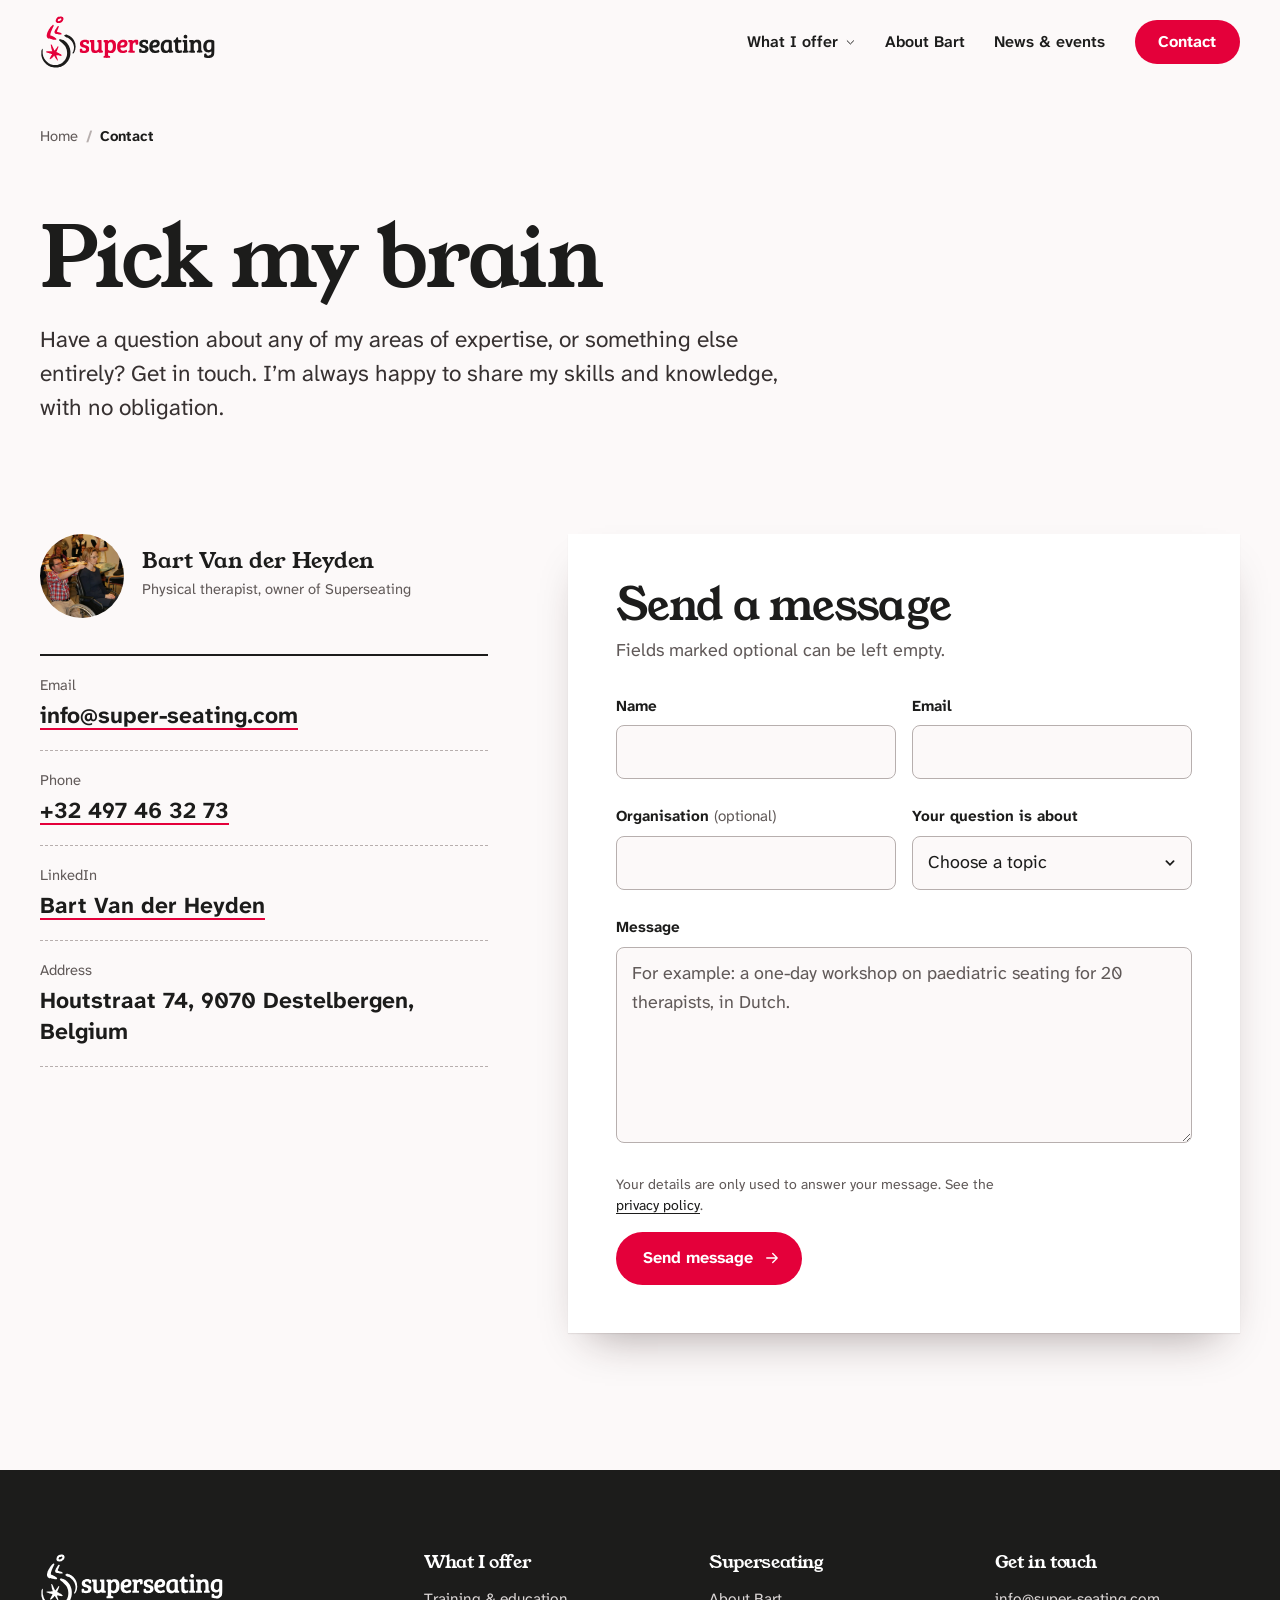
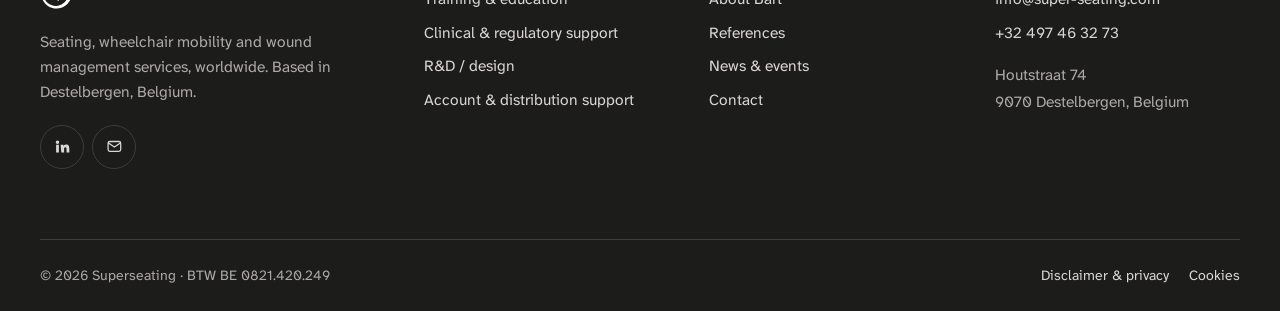
<file: contact.html>
<!doctype html>
<html lang="en">
<head>
<meta charset="utf-8">
<meta name="viewport" content="width=device-width, initial-scale=1">
<title>Contact · Superseating</title>
<meta name="description" content="Contact Bart Van der Heyden of Superseating about training, clinical and regulatory support, R&D or distribution support. Email info@super-seating.com or call +32 497 46 32 73.">
<link rel="canonical" href="https://www.super-seating.com/contact.html">
<meta name="theme-color" content="#e4003a">
<meta property="og:type" content="website">
<meta property="og:site_name" content="Superseating">
<meta property="og:title" content="Contact · Superseating">
<meta property="og:description" content="Contact Bart Van der Heyden of Superseating about training, clinical and regulatory support, R&D or distribution support. Email info@super-seating.com or call +32 497 46 32 73.">
<meta property="og:url" content="https://www.super-seating.com/contact.html">
<meta property="og:image" content="https://www.super-seating.com/assets/img/og-image.jpg">
<meta property="og:image:width" content="1200">
<meta property="og:image:height" content="630">
<meta name="twitter:card" content="summary_large_image">
<link rel="icon" href="favicon.ico" sizes="32x32">
<link rel="icon" href="assets/img/favicon.svg" type="image/svg+xml">
<link rel="apple-touch-icon" href="assets/img/apple-touch-icon.png">
<link rel="manifest" href="site.webmanifest">
<link rel="preload" href="assets/fonts/young-serif-400.woff2" as="font" type="font/woff2" crossorigin>
<link rel="preload" href="assets/fonts/atkinson-next-var.woff2" as="font" type="font/woff2" crossorigin>
<link rel="stylesheet" href="assets/css/styles.css">
<script>document.documentElement.classList.add("js")</script>
<script src="assets/js/main.js" defer></script>
</head>
<body>
<a class="skip-link" href="#main">Skip to content</a>
<header class="site-header">
  <div class="container header-inner">
    <a class="brand" href="index.html" aria-label="Superseating, home">
      <img src="assets/img/logo.svg" alt="Superseating" width="172" height="64">
    </a>
    <button class="menu-toggle" type="button" aria-expanded="false" aria-controls="site-nav" aria-label="Open menu">
      <span class="bars" aria-hidden="true"><span></span><span></span><span></span></span>
    </button>
    <nav class="site-nav" id="site-nav" aria-label="Main">
      <ul class="nav-list" role="list">
        <li class="nav-item--has-menu">
          <button class="nav-link" type="button" aria-expanded="false" aria-controls="submenu-services" data-submenu>
            What I offer <svg class="chev" viewBox="0 0 24 24" fill="none" stroke="currentColor" stroke-width="1.8" stroke-linecap="round" stroke-linejoin="round" aria-hidden="true"><path d="M6 9l6 6 6-6"/></svg>
          </button>
          <ul class="submenu" id="submenu-services" role="list">
            <li><a href="training-education.html"><strong>Training & education</strong><span>Programmes for clinicians and care teams</span></a></li>
            <li><a href="clinical-regulatory-support.html"><strong>Clinical & regulatory support</strong><span>Strategy for Europe, Asia, Middle East</span></a></li>
            <li><a href="rd-design.html"><strong>R&D / design</strong><span>From user needs to design changes</span></a></li>
            <li><a href="account-distribution-support.html"><strong>Account & distribution support</strong><span>Prescribers and end users, worldwide</span></a></li>
          </ul>
        </li>
        <li><a class="nav-link" href="about.html">About Bart</a></li>
        <li><a class="nav-link" href="news.html">News &amp; events</a></li>
        <li class="nav-cta-item"><a class="btn nav-cta" href="contact.html" aria-current="page">Contact</a></li>
      </ul>
    </nav>
  </div>
</header>
<main id="main">
  <section class="page-hero page-hero--simple">
    <div class="container">
      <nav class="breadcrumb" aria-label="Breadcrumb"><ol><li><a href="index.html">Home</a></li><li aria-current="page">Contact</li></ol></nav>
      <div class="page-hero-head">
        <div>
          <h1>Pick my brain</h1>
          <p class="lead">Have a question about any of my areas of expertise, or something else entirely? Get in touch. I’m always happy to share my skills and knowledge, with no obligation.</p>
        </div>
      </div>
    </div>
  </section>

  <section class="section section--tight">
    <div class="container contact-grid">
      <div>
        <div class="contact-person">
          <picture><source type="image/webp" srcset="assets/img/bart-fitting-480.webp 480w" sizes="88px"><img src="assets/img/bart-fitting.jpg" alt="Bart Van der Heyden adjusting the posture of a woman seated in a wheelchair during a workshop" width="600" height="800" loading="lazy" decoding="async"></picture>
          <div><strong>Bart Van der Heyden</strong><span>Physical therapist, owner of Superseating</span></div>
        </div>
        <dl class="channels">
          <div><dt>Email</dt><dd><a href="mailto:info@super-seating.com">info@super-seating.com</a></dd></div>
          <div><dt>Phone</dt><dd><a href="tel:+32497463273">+32 497 46 32 73</a></dd></div>
          <div><dt>LinkedIn</dt><dd><a href="https://www.linkedin.com/in/bartvanderheydenpt" rel="noopener" target="_blank">Bart Van der Heyden</a></dd></div>
          <div><dt>Address</dt><dd>Houtstraat 74, 9070 Destelbergen, Belgium</dd></div>
        </dl>
      </div>

      <form class="form" id="contact-form" data-endpoint="" novalidate>
        <h2>Send a message</h2>
        <p>Fields marked optional can be left empty.</p>
        <div class="form-grid">
          <div class="field">
            <label for="f-name">Name</label>
            <input id="f-name" name="name" type="text" autocomplete="name" required aria-describedby="e-name">
            <div id="e-name"><p class="field-error" aria-live="polite"><svg viewBox="0 0 24 24" fill="none" stroke="currentColor" stroke-width="1.8" stroke-linecap="round" stroke-linejoin="round" aria-hidden="true"><circle cx="12" cy="12" r="9"/><path d="M12 7.5v5.5M12 16.5h.01"/></svg><span></span></p></div>
          </div>
          <div class="field">
            <label for="f-email">Email</label>
            <input id="f-email" name="email" type="email" autocomplete="email" inputmode="email" required aria-describedby="e-email">
            <div id="e-email"><p class="field-error" aria-live="polite"><svg viewBox="0 0 24 24" fill="none" stroke="currentColor" stroke-width="1.8" stroke-linecap="round" stroke-linejoin="round" aria-hidden="true"><circle cx="12" cy="12" r="9"/><path d="M12 7.5v5.5M12 16.5h.01"/></svg><span></span></p></div>
          </div>
          <div class="field">
            <label for="f-org">Organisation <span class="opt">(optional)</span></label>
            <input id="f-org" name="organisation" type="text" autocomplete="organization">
          </div>
          <div class="field">
            <label for="f-topic">Your question is about</label>
            <select id="f-topic" name="topic" required aria-describedby="e-topic">
              <option value="" selected disabled>Choose a topic</option>
              <option value="training-education">Training & education</option><option value="clinical-regulatory-support">Clinical & regulatory support</option><option value="rd-design">R&D / design</option><option value="account-distribution-support">Account & distribution support</option>
              <option value="other">Something else</option>
            </select>
            <div id="e-topic"><p class="field-error" aria-live="polite"><svg viewBox="0 0 24 24" fill="none" stroke="currentColor" stroke-width="1.8" stroke-linecap="round" stroke-linejoin="round" aria-hidden="true"><circle cx="12" cy="12" r="9"/><path d="M12 7.5v5.5M12 16.5h.01"/></svg><span></span></p></div>
          </div>
          <div class="field field--full">
            <label for="f-message">Message</label>
            <textarea id="f-message" name="message" rows="6" required aria-describedby="e-message" placeholder="For example: a one-day workshop on paediatric seating for 20 therapists, in Dutch."></textarea>
            <div id="e-message"><p class="field-error" aria-live="polite"><svg viewBox="0 0 24 24" fill="none" stroke="currentColor" stroke-width="1.8" stroke-linecap="round" stroke-linejoin="round" aria-hidden="true"><circle cx="12" cy="12" r="9"/><path d="M12 7.5v5.5M12 16.5h.01"/></svg><span></span></p></div>
          </div>
          <div class="hp" aria-hidden="true">
            <label for="f-website">Website</label>
            <input id="f-website" name="company_website" type="text" tabindex="-1" autocomplete="off">
          </div>
        </div>
        <div class="form-foot">
          <small>Your details are only used to answer your message. See the <a href="privacy.html">privacy policy</a>.</small>
          <button class="btn" type="submit"><span class="label">Send message</span> <svg viewBox="0 0 24 24" fill="none" stroke="currentColor" stroke-width="1.8" stroke-linecap="round" stroke-linejoin="round" aria-hidden="true"><path d="M5 12h14M13 6l6 6-6 6"/></svg></button>
        </div>
        <p class="form-status" role="status" aria-live="polite"></p>
      </form>
    </div>
  </section>
</main>
<footer class="site-footer">
  <div class="container">
    <div class="footer-grid">
      <div class="footer-brand">
        <img src="assets/img/logo-white.svg" alt="Superseating" width="190" height="59" loading="lazy">
        <p>Seating, wheelchair mobility and wound management services, worldwide. Based in Destelbergen, Belgium.</p>
        <div class="social">
          <a href="https://www.linkedin.com/in/bartvanderheydenpt" rel="noopener" target="_blank" aria-label="Bart Van der Heyden on LinkedIn (opens in a new tab)"><svg viewBox="0 0 24 24" fill="currentColor" aria-hidden="true"><path d="M4.98 3.5a2.5 2.5 0 11-.02 5 2.5 2.5 0 01.02-5zM3 9.75h4v11H3zM9.5 9.75h3.8v1.5h.06c.53-1 1.83-2.06 3.77-2.06 4.03 0 4.77 2.65 4.77 6.1v5.46h-4v-4.84c0-1.16-.02-2.64-1.61-2.64-1.61 0-1.86 1.26-1.86 2.56v4.92h-4z"/></svg></a>
          <a href="mailto:info@super-seating.com" aria-label="Email Superseating"><svg viewBox="0 0 24 24" fill="none" stroke="currentColor" stroke-width="1.8" stroke-linecap="round" stroke-linejoin="round" aria-hidden="true"><rect x="3" y="5" width="18" height="14" rx="2.5"/><path d="M3.5 7l8.5 6 8.5-6"/></svg></a>
        </div>
      </div>
      <div>
        <h2>What I offer</h2>
        <ul role="list">
          <li><a href="training-education.html">Training & education</a></li>
          <li><a href="clinical-regulatory-support.html">Clinical & regulatory support</a></li>
          <li><a href="rd-design.html">R&D / design</a></li>
          <li><a href="account-distribution-support.html">Account & distribution support</a></li>
        </ul>
      </div>
      <div>
        <h2>Superseating</h2>
        <ul role="list">
          <li><a href="about.html">About Bart</a></li>
          <li><a href="about.html#reference">References</a></li>
          <li><a href="news.html">News &amp; events</a></li>
          <li><a href="contact.html">Contact</a></li>
        </ul>
      </div>
      <div>
        <h2>Get in touch</h2>
        <ul role="list">
          <li><a href="mailto:info@super-seating.com">info@super-seating.com</a></li>
          <li><a href="tel:+32497463273">+32 497 46 32 73</a></li>
        </ul>
        <address>Houtstraat 74<br>9070 Destelbergen, Belgium</address>
      </div>
    </div>
    <div class="footer-bottom">
      <p>&copy; <span data-year>2026</span> Superseating · BTW BE 0821.420.249</p>
      <ul role="list">
        <li><a href="privacy.html">Disclaimer &amp; privacy</a></li>
        <li><a href="cookies.html">Cookies</a></li>
      </ul>
    </div>
  </div>
</footer>
</body>
</html>
</file>
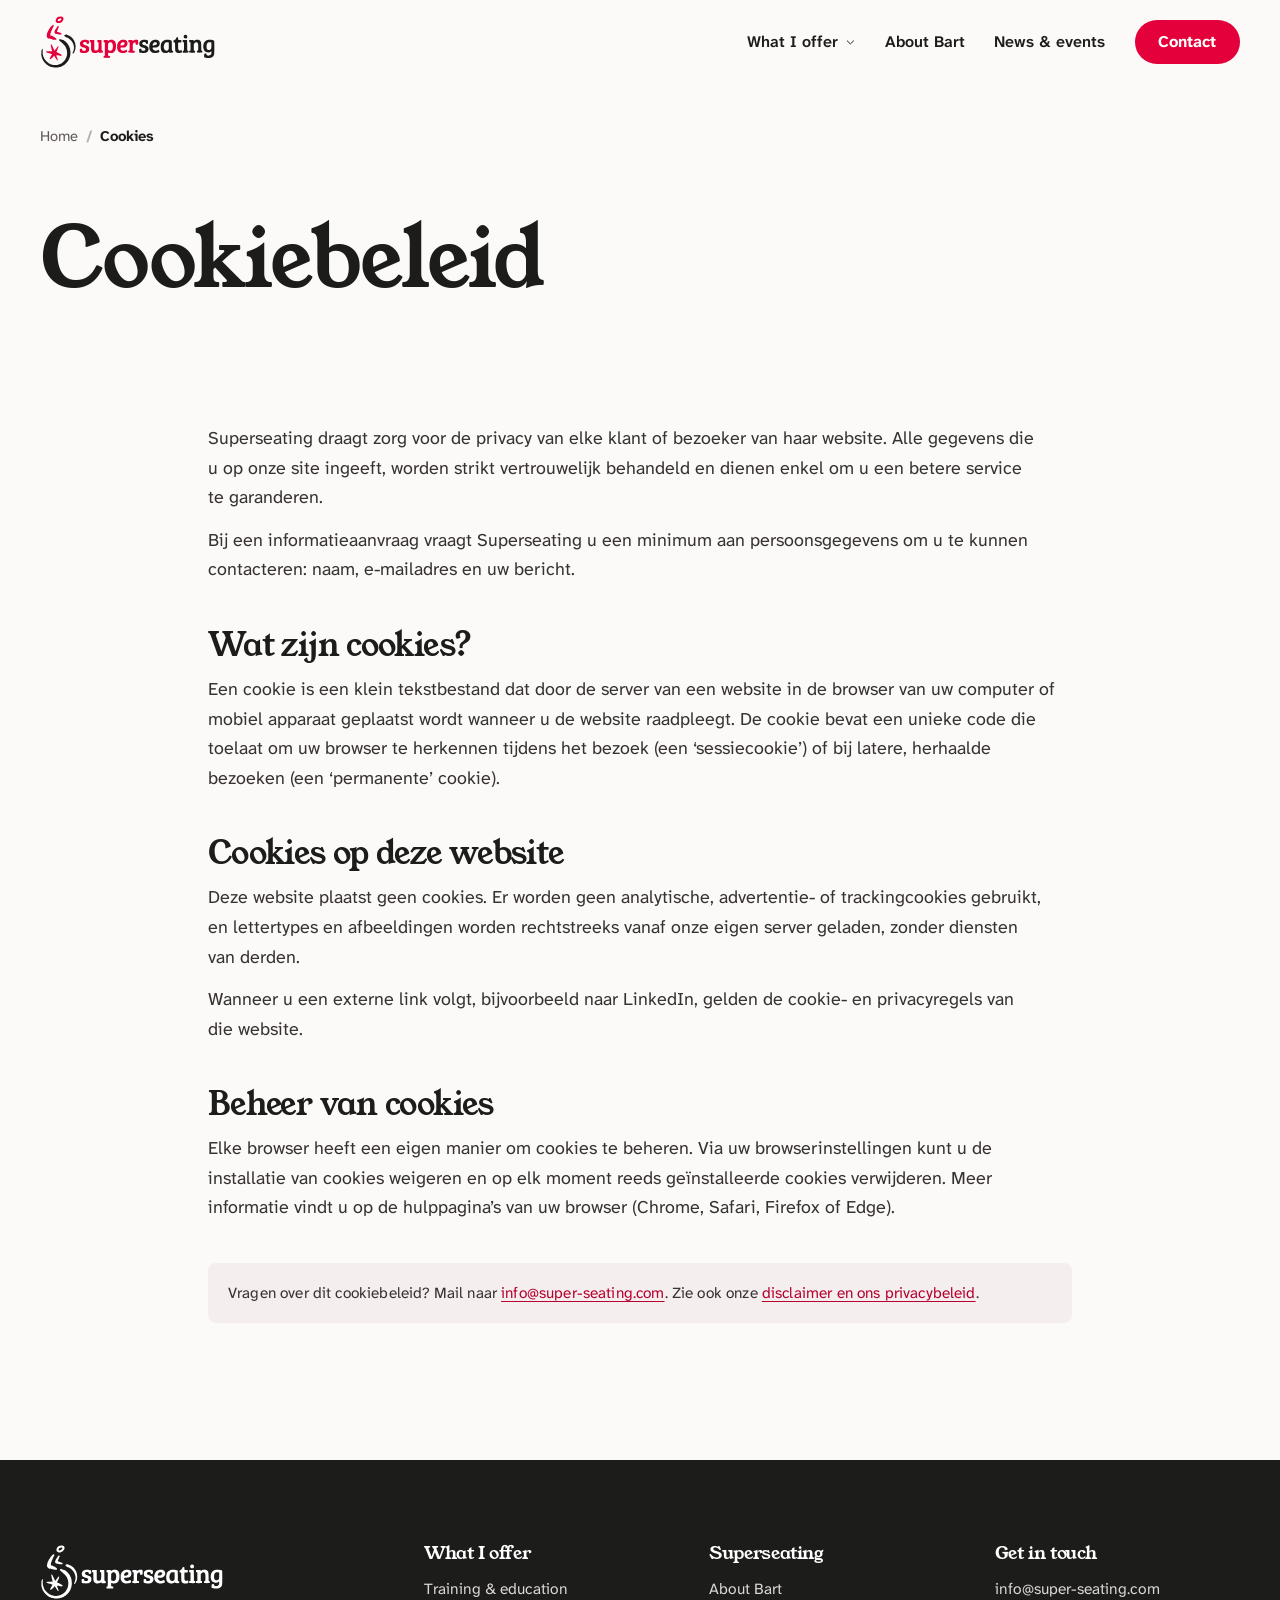
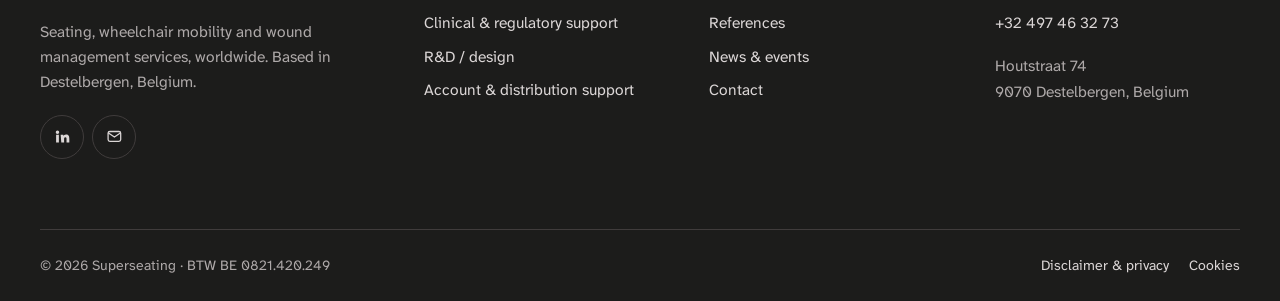
<file: cookies.html>
<!doctype html>
<html lang="nl">
<head>
<meta charset="utf-8">
<meta name="viewport" content="width=device-width, initial-scale=1">
<title>Cookies · Superseating</title>
<meta name="description" content="Cookiebeleid van de Superseating-website.">
<link rel="canonical" href="https://www.super-seating.com/cookies.html">
<meta name="theme-color" content="#e4003a">
<meta property="og:type" content="website">
<meta property="og:site_name" content="Superseating">
<meta property="og:title" content="Cookies · Superseating">
<meta property="og:description" content="Cookiebeleid van de Superseating-website.">
<meta property="og:url" content="https://www.super-seating.com/cookies.html">
<meta property="og:image" content="https://www.super-seating.com/assets/img/og-image.jpg">
<meta property="og:image:width" content="1200">
<meta property="og:image:height" content="630">
<meta name="twitter:card" content="summary_large_image">
<link rel="icon" href="favicon.ico" sizes="32x32">
<link rel="icon" href="assets/img/favicon.svg" type="image/svg+xml">
<link rel="apple-touch-icon" href="assets/img/apple-touch-icon.png">
<link rel="manifest" href="site.webmanifest">
<link rel="preload" href="assets/fonts/young-serif-400.woff2" as="font" type="font/woff2" crossorigin>
<link rel="preload" href="assets/fonts/atkinson-next-var.woff2" as="font" type="font/woff2" crossorigin>
<link rel="stylesheet" href="assets/css/styles.css">
<script>document.documentElement.classList.add("js")</script>
<script src="assets/js/main.js" defer></script>
</head>
<body>
<a class="skip-link" href="#main">Skip to content</a>
<header class="site-header">
  <div class="container header-inner">
    <a class="brand" href="index.html" aria-label="Superseating, home">
      <img src="assets/img/logo.svg" alt="Superseating" width="172" height="64">
    </a>
    <button class="menu-toggle" type="button" aria-expanded="false" aria-controls="site-nav" aria-label="Open menu">
      <span class="bars" aria-hidden="true"><span></span><span></span><span></span></span>
    </button>
    <nav class="site-nav" id="site-nav" aria-label="Main">
      <ul class="nav-list" role="list">
        <li class="nav-item--has-menu">
          <button class="nav-link" type="button" aria-expanded="false" aria-controls="submenu-services" data-submenu>
            What I offer <svg class="chev" viewBox="0 0 24 24" fill="none" stroke="currentColor" stroke-width="1.8" stroke-linecap="round" stroke-linejoin="round" aria-hidden="true"><path d="M6 9l6 6 6-6"/></svg>
          </button>
          <ul class="submenu" id="submenu-services" role="list">
            <li><a href="training-education.html"><strong>Training & education</strong><span>Programmes for clinicians and care teams</span></a></li>
            <li><a href="clinical-regulatory-support.html"><strong>Clinical & regulatory support</strong><span>Strategy for Europe, Asia, Middle East</span></a></li>
            <li><a href="rd-design.html"><strong>R&D / design</strong><span>From user needs to design changes</span></a></li>
            <li><a href="account-distribution-support.html"><strong>Account & distribution support</strong><span>Prescribers and end users, worldwide</span></a></li>
          </ul>
        </li>
        <li><a class="nav-link" href="about.html">About Bart</a></li>
        <li><a class="nav-link" href="news.html">News &amp; events</a></li>
        <li class="nav-cta-item"><a class="btn nav-cta" href="contact.html">Contact</a></li>
      </ul>
    </nav>
  </div>
</header>
<main id="main">
  <section class="page-hero page-hero--simple">
    <div class="container">
      <nav class="breadcrumb" aria-label="Breadcrumb"><ol><li><a href="index.html">Home</a></li><li aria-current="page">Cookies</li></ol></nav>
      <div class="page-hero-head"><h1>Cookiebeleid</h1></div>
    </div>
  </section>
  <section class="section section--tight">
    <div class="container legal">
      <p>Superseating draagt zorg voor de privacy van elke klant of bezoeker van haar website. Alle gegevens die u op onze site ingeeft, worden strikt vertrouwelijk behandeld en dienen enkel om u een betere service te garanderen.</p>
      <p>Bij een informatieaanvraag vraagt Superseating u een minimum aan persoonsgegevens om u te kunnen contacteren: naam, e-mailadres en uw bericht.</p>

      <h2>Wat zijn cookies?</h2>
      <p>Een cookie is een klein tekstbestand dat door de server van een website in de browser van uw computer of mobiel apparaat geplaatst wordt wanneer u de website raadpleegt. De cookie bevat een unieke code die toelaat om uw browser te herkennen tijdens het bezoek (een ‘sessiecookie’) of bij latere, herhaalde bezoeken (een ‘permanente’ cookie).</p>

      <h2>Cookies op deze website</h2>
      <p>Deze website plaatst geen cookies. Er worden geen analytische, advertentie- of trackingcookies gebruikt, en lettertypes en afbeeldingen worden rechtstreeks vanaf onze eigen server geladen, zonder diensten van derden.</p>
      <p>Wanneer u een externe link volgt, bijvoorbeeld naar LinkedIn, gelden de cookie- en privacyregels van die website.</p>

      <h2>Beheer van cookies</h2>
      <p>Elke browser heeft een eigen manier om cookies te beheren. Via uw browserinstellingen kunt u de installatie van cookies weigeren en op elk moment reeds geïnstalleerde cookies verwijderen. Meer informatie vindt u op de hulppagina’s van uw browser (Chrome, Safari, Firefox of Edge).</p>

      <p class="note">Vragen over dit cookiebeleid? Mail naar <a href="mailto:info@super-seating.com">info@super-seating.com</a>. Zie ook onze <a href="privacy.html">disclaimer en ons privacybeleid</a>.</p>
    </div>
  </section>
</main>
<footer class="site-footer">
  <div class="container">
    <div class="footer-grid">
      <div class="footer-brand">
        <img src="assets/img/logo-white.svg" alt="Superseating" width="190" height="59" loading="lazy">
        <p>Seating, wheelchair mobility and wound management services, worldwide. Based in Destelbergen, Belgium.</p>
        <div class="social">
          <a href="https://www.linkedin.com/in/bartvanderheydenpt" rel="noopener" target="_blank" aria-label="Bart Van der Heyden on LinkedIn (opens in a new tab)"><svg viewBox="0 0 24 24" fill="currentColor" aria-hidden="true"><path d="M4.98 3.5a2.5 2.5 0 11-.02 5 2.5 2.5 0 01.02-5zM3 9.75h4v11H3zM9.5 9.75h3.8v1.5h.06c.53-1 1.83-2.06 3.77-2.06 4.03 0 4.77 2.65 4.77 6.1v5.46h-4v-4.84c0-1.16-.02-2.64-1.61-2.64-1.61 0-1.86 1.26-1.86 2.56v4.92h-4z"/></svg></a>
          <a href="mailto:info@super-seating.com" aria-label="Email Superseating"><svg viewBox="0 0 24 24" fill="none" stroke="currentColor" stroke-width="1.8" stroke-linecap="round" stroke-linejoin="round" aria-hidden="true"><rect x="3" y="5" width="18" height="14" rx="2.5"/><path d="M3.5 7l8.5 6 8.5-6"/></svg></a>
        </div>
      </div>
      <div>
        <h2>What I offer</h2>
        <ul role="list">
          <li><a href="training-education.html">Training & education</a></li>
          <li><a href="clinical-regulatory-support.html">Clinical & regulatory support</a></li>
          <li><a href="rd-design.html">R&D / design</a></li>
          <li><a href="account-distribution-support.html">Account & distribution support</a></li>
        </ul>
      </div>
      <div>
        <h2>Superseating</h2>
        <ul role="list">
          <li><a href="about.html">About Bart</a></li>
          <li><a href="about.html#reference">References</a></li>
          <li><a href="news.html">News &amp; events</a></li>
          <li><a href="contact.html">Contact</a></li>
        </ul>
      </div>
      <div>
        <h2>Get in touch</h2>
        <ul role="list">
          <li><a href="mailto:info@super-seating.com">info@super-seating.com</a></li>
          <li><a href="tel:+32497463273">+32 497 46 32 73</a></li>
        </ul>
        <address>Houtstraat 74<br>9070 Destelbergen, Belgium</address>
      </div>
    </div>
    <div class="footer-bottom">
      <p>&copy; <span data-year>2026</span> Superseating · BTW BE 0821.420.249</p>
      <ul role="list">
        <li><a href="privacy.html">Disclaimer &amp; privacy</a></li>
        <li><a href="cookies.html">Cookies</a></li>
      </ul>
    </div>
  </div>
</footer>
</body>
</html>
</file>
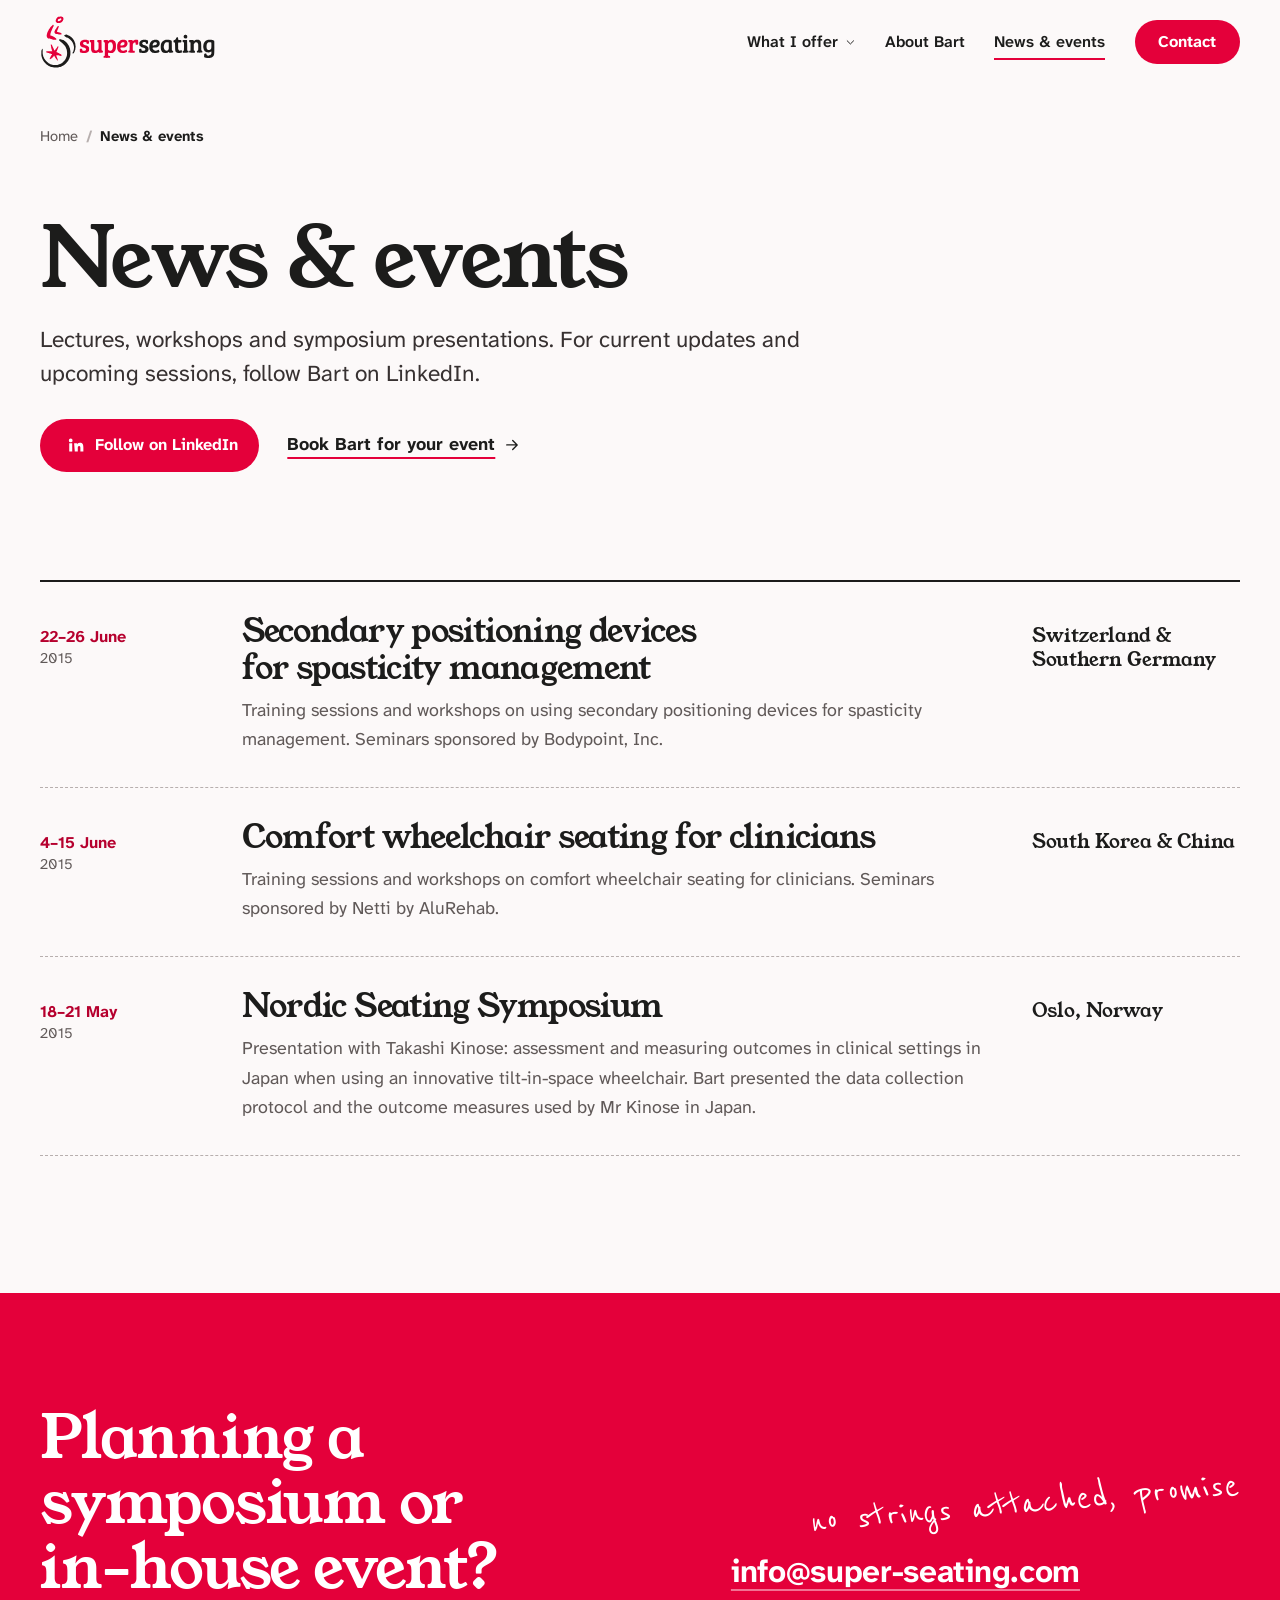
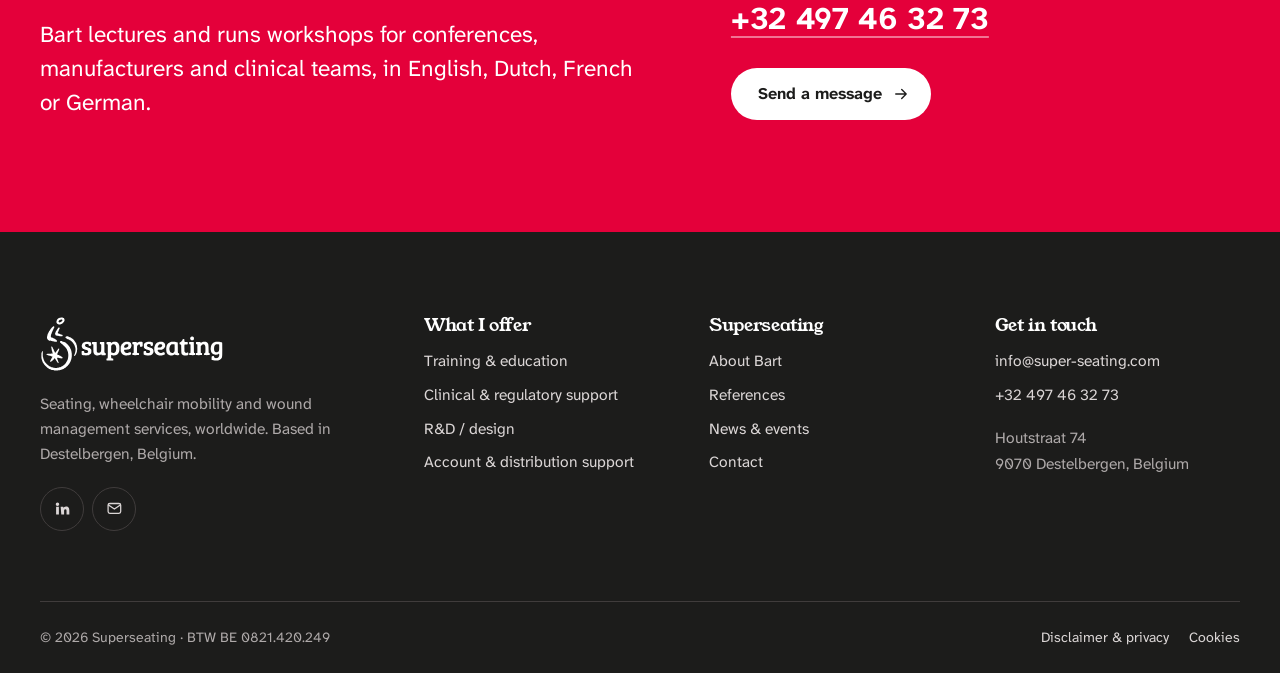
<file: news.html>
<!doctype html>
<html lang="en">
<head>
<meta charset="utf-8">
<meta name="viewport" content="width=device-width, initial-scale=1">
<title>News & events · Superseating</title>
<meta name="description" content="Lectures, workshops and symposium presentations on wheelchair seating and mobility by Bart Van der Heyden of Superseating.">
<link rel="canonical" href="https://www.super-seating.com/news.html">
<meta name="theme-color" content="#e4003a">
<meta property="og:type" content="website">
<meta property="og:site_name" content="Superseating">
<meta property="og:title" content="News & events · Superseating">
<meta property="og:description" content="Lectures, workshops and symposium presentations on wheelchair seating and mobility by Bart Van der Heyden of Superseating.">
<meta property="og:url" content="https://www.super-seating.com/news.html">
<meta property="og:image" content="https://www.super-seating.com/assets/img/og-image.jpg">
<meta property="og:image:width" content="1200">
<meta property="og:image:height" content="630">
<meta name="twitter:card" content="summary_large_image">
<link rel="icon" href="favicon.ico" sizes="32x32">
<link rel="icon" href="assets/img/favicon.svg" type="image/svg+xml">
<link rel="apple-touch-icon" href="assets/img/apple-touch-icon.png">
<link rel="manifest" href="site.webmanifest">
<link rel="preload" href="assets/fonts/young-serif-400.woff2" as="font" type="font/woff2" crossorigin>
<link rel="preload" href="assets/fonts/atkinson-next-var.woff2" as="font" type="font/woff2" crossorigin>
<link rel="stylesheet" href="assets/css/styles.css">
<script>document.documentElement.classList.add("js")</script>
<script src="assets/js/main.js" defer></script>
</head>
<body>
<a class="skip-link" href="#main">Skip to content</a>
<header class="site-header">
  <div class="container header-inner">
    <a class="brand" href="index.html" aria-label="Superseating, home">
      <img src="assets/img/logo.svg" alt="Superseating" width="172" height="64">
    </a>
    <button class="menu-toggle" type="button" aria-expanded="false" aria-controls="site-nav" aria-label="Open menu">
      <span class="bars" aria-hidden="true"><span></span><span></span><span></span></span>
    </button>
    <nav class="site-nav" id="site-nav" aria-label="Main">
      <ul class="nav-list" role="list">
        <li class="nav-item--has-menu">
          <button class="nav-link" type="button" aria-expanded="false" aria-controls="submenu-services" data-submenu>
            What I offer <svg class="chev" viewBox="0 0 24 24" fill="none" stroke="currentColor" stroke-width="1.8" stroke-linecap="round" stroke-linejoin="round" aria-hidden="true"><path d="M6 9l6 6 6-6"/></svg>
          </button>
          <ul class="submenu" id="submenu-services" role="list">
            <li><a href="training-education.html"><strong>Training & education</strong><span>Programmes for clinicians and care teams</span></a></li>
            <li><a href="clinical-regulatory-support.html"><strong>Clinical & regulatory support</strong><span>Strategy for Europe, Asia, Middle East</span></a></li>
            <li><a href="rd-design.html"><strong>R&D / design</strong><span>From user needs to design changes</span></a></li>
            <li><a href="account-distribution-support.html"><strong>Account & distribution support</strong><span>Prescribers and end users, worldwide</span></a></li>
          </ul>
        </li>
        <li><a class="nav-link" href="about.html">About Bart</a></li>
        <li><a class="nav-link" href="news.html" aria-current="page">News &amp; events</a></li>
        <li class="nav-cta-item"><a class="btn nav-cta" href="contact.html">Contact</a></li>
      </ul>
    </nav>
  </div>
</header>
<main id="main">
  <section class="page-hero page-hero--simple">
    <div class="container">
      <nav class="breadcrumb" aria-label="Breadcrumb"><ol><li><a href="index.html">Home</a></li><li aria-current="page">News &amp; events</li></ol></nav>
      <div class="page-hero-head">
        <div>
          <h1>News &amp; events</h1>
          <p class="lead">Lectures, workshops and symposium presentations. For current updates and upcoming sessions, follow Bart on LinkedIn.</p>
          <div class="page-hero-actions">
            <a class="btn" href="https://www.linkedin.com/in/bartvanderheydenpt" rel="noopener" target="_blank"><svg viewBox="0 0 24 24" fill="currentColor" aria-hidden="true"><path d="M4.98 3.5a2.5 2.5 0 11-.02 5 2.5 2.5 0 01.02-5zM3 9.75h4v11H3zM9.5 9.75h3.8v1.5h.06c.53-1 1.83-2.06 3.77-2.06 4.03 0 4.77 2.65 4.77 6.1v5.46h-4v-4.84c0-1.16-.02-2.64-1.61-2.64-1.61 0-1.86 1.26-1.86 2.56v4.92h-4z"/></svg> Follow on LinkedIn</a>
            <a class="link-arrow" href="contact.html">Book Bart for your event <svg viewBox="0 0 24 24" fill="none" stroke="currentColor" stroke-width="1.8" stroke-linecap="round" stroke-linejoin="round" aria-hidden="true"><path d="M5 12h14M13 6l6 6-6 6"/></svg></a>
          </div>
        </div>
      </div>
    </div>
  </section>

  <section class="section section--tight" aria-label="Events">
    <div class="container">
      <div class="event-list event-list--flush">
        <article class="event">
          <time datetime="2015-06-22">22–26 June<small>2015</small></time>
          <div>
            <h2>Secondary positioning devices for spasticity management</h2>
            <p>Training sessions and workshops on using secondary positioning devices for spasticity management. Seminars sponsored by Bodypoint, Inc.</p>
          </div>
          <p class="place">Switzerland &amp; Southern Germany</p>
        </article>
        <article class="event">
          <time datetime="2015-06-04">4–15 June<small>2015</small></time>
          <div>
            <h2>Comfort wheelchair seating for clinicians</h2>
            <p>Training sessions and workshops on comfort wheelchair seating for clinicians. Seminars sponsored by Netti by AluRehab.</p>
          </div>
          <p class="place">South Korea &amp; China</p>
        </article>
        <article class="event">
          <time datetime="2015-05-18">18–21 May<small>2015</small></time>
          <div>
            <h2>Nordic Seating Symposium</h2>
            <p>Presentation with Takashi Kinose: assessment and measuring outcomes in clinical settings in Japan when using an innovative tilt-in-space wheelchair. Bart presented the data collection protocol and the outcome measures used by Mr Kinose in Japan.</p>
          </div>
          <p class="place">Oslo, Norway</p>
        </article>
      </div>
    </div>
  </section>

  <section class="cta" aria-labelledby="cta-title">
    <div class="container cta-grid">
      <div>
        <h2 id="cta-title">Planning a symposium or in-house event?</h2>
        <p>Bart lectures and runs workshops for conferences, manufacturers and clinical teams, in English, Dutch, French or German.</p>
      </div>
      <div class="cta-actions">
        <p class="note cta-note" aria-hidden="true">no strings attached, promise</p>
        <div class="cta-contact">
          <a href="mailto:info@super-seating.com">info@super-seating.com</a>
          <a href="tel:+32497463273">+32 497 46 32 73</a>
        </div>
        <a class="btn btn--white" href="contact.html">Send a message <svg viewBox="0 0 24 24" fill="none" stroke="currentColor" stroke-width="1.8" stroke-linecap="round" stroke-linejoin="round" aria-hidden="true"><path d="M5 12h14M13 6l6 6-6 6"/></svg></a>
      </div>
    </div>
  </section>
</main>
<footer class="site-footer">
  <div class="container">
    <div class="footer-grid">
      <div class="footer-brand">
        <img src="assets/img/logo-white.svg" alt="Superseating" width="190" height="59" loading="lazy">
        <p>Seating, wheelchair mobility and wound management services, worldwide. Based in Destelbergen, Belgium.</p>
        <div class="social">
          <a href="https://www.linkedin.com/in/bartvanderheydenpt" rel="noopener" target="_blank" aria-label="Bart Van der Heyden on LinkedIn (opens in a new tab)"><svg viewBox="0 0 24 24" fill="currentColor" aria-hidden="true"><path d="M4.98 3.5a2.5 2.5 0 11-.02 5 2.5 2.5 0 01.02-5zM3 9.75h4v11H3zM9.5 9.75h3.8v1.5h.06c.53-1 1.83-2.06 3.77-2.06 4.03 0 4.77 2.65 4.77 6.1v5.46h-4v-4.84c0-1.16-.02-2.64-1.61-2.64-1.61 0-1.86 1.26-1.86 2.56v4.92h-4z"/></svg></a>
          <a href="mailto:info@super-seating.com" aria-label="Email Superseating"><svg viewBox="0 0 24 24" fill="none" stroke="currentColor" stroke-width="1.8" stroke-linecap="round" stroke-linejoin="round" aria-hidden="true"><rect x="3" y="5" width="18" height="14" rx="2.5"/><path d="M3.5 7l8.5 6 8.5-6"/></svg></a>
        </div>
      </div>
      <div>
        <h2>What I offer</h2>
        <ul role="list">
          <li><a href="training-education.html">Training & education</a></li>
          <li><a href="clinical-regulatory-support.html">Clinical & regulatory support</a></li>
          <li><a href="rd-design.html">R&D / design</a></li>
          <li><a href="account-distribution-support.html">Account & distribution support</a></li>
        </ul>
      </div>
      <div>
        <h2>Superseating</h2>
        <ul role="list">
          <li><a href="about.html">About Bart</a></li>
          <li><a href="about.html#reference">References</a></li>
          <li><a href="news.html">News &amp; events</a></li>
          <li><a href="contact.html">Contact</a></li>
        </ul>
      </div>
      <div>
        <h2>Get in touch</h2>
        <ul role="list">
          <li><a href="mailto:info@super-seating.com">info@super-seating.com</a></li>
          <li><a href="tel:+32497463273">+32 497 46 32 73</a></li>
        </ul>
        <address>Houtstraat 74<br>9070 Destelbergen, Belgium</address>
      </div>
    </div>
    <div class="footer-bottom">
      <p>&copy; <span data-year>2026</span> Superseating · BTW BE 0821.420.249</p>
      <ul role="list">
        <li><a href="privacy.html">Disclaimer &amp; privacy</a></li>
        <li><a href="cookies.html">Cookies</a></li>
      </ul>
    </div>
  </div>
</footer>
</body>
</html>
</file>
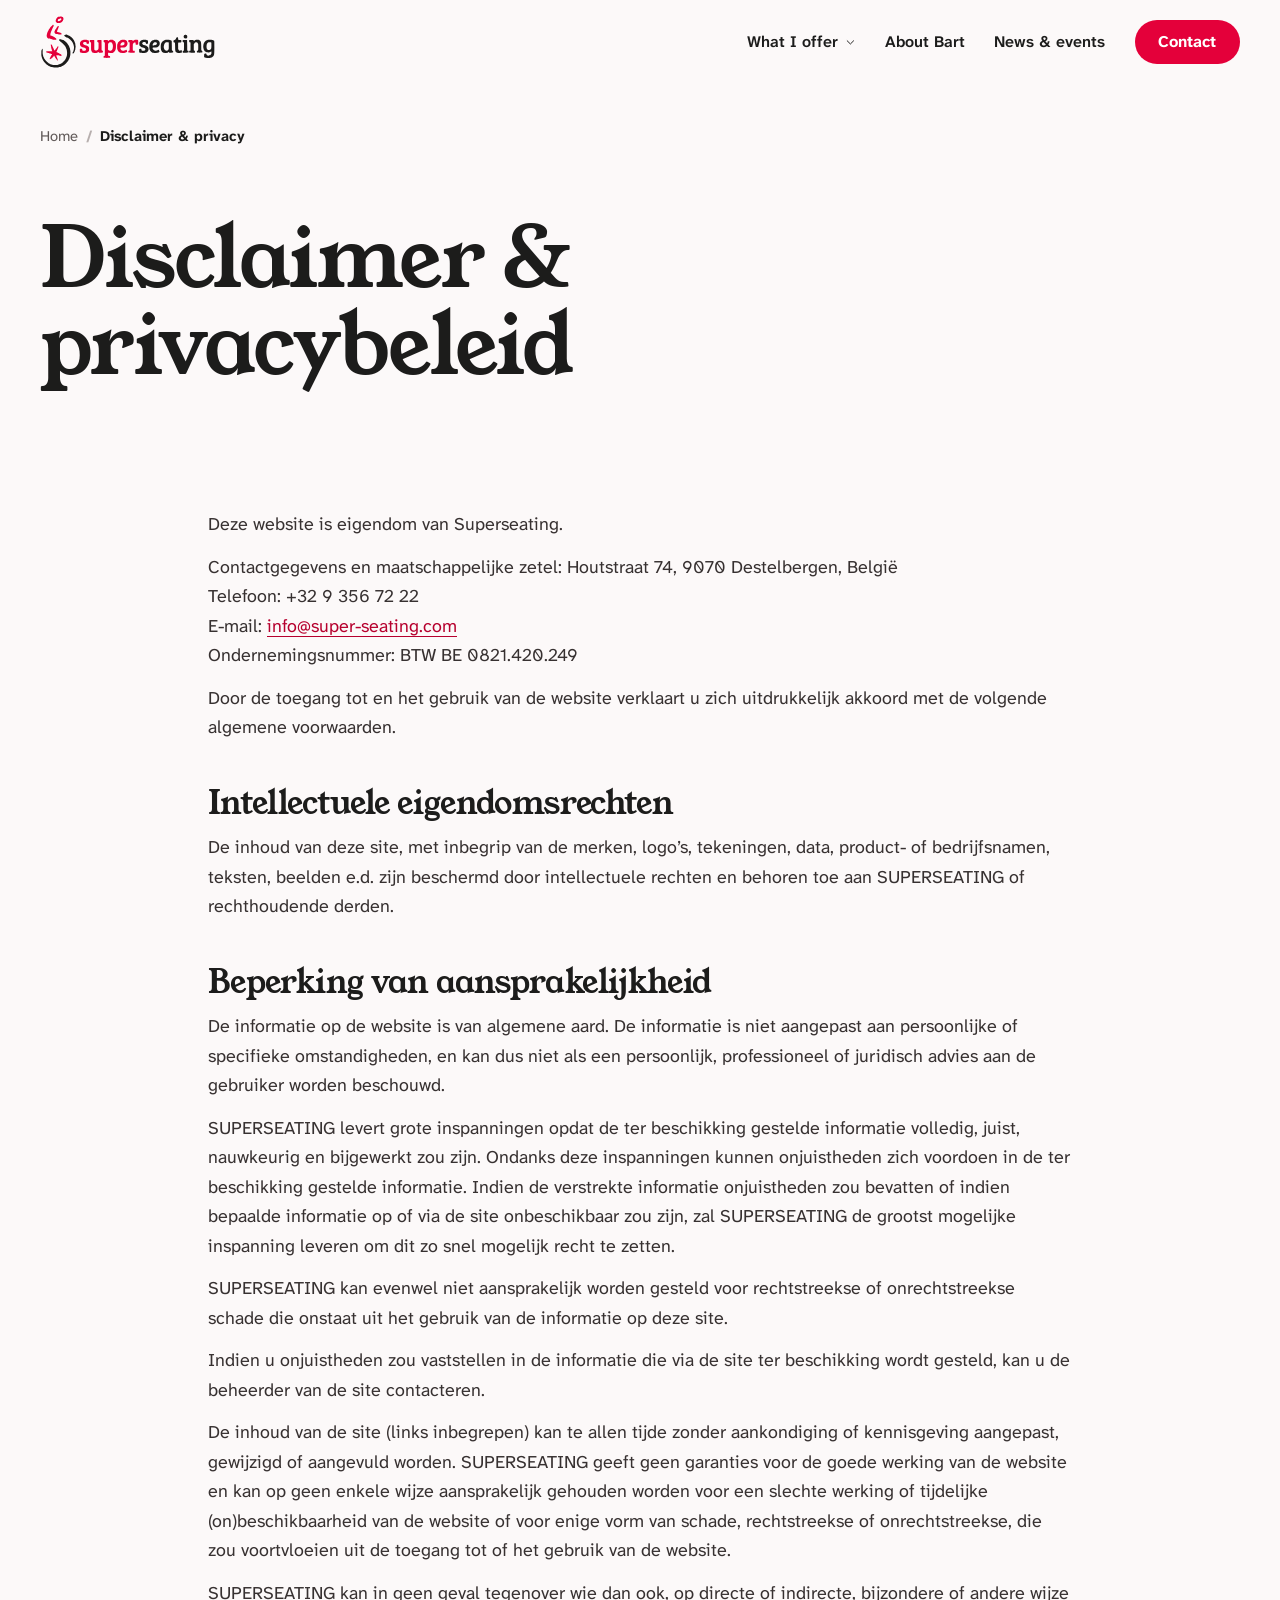
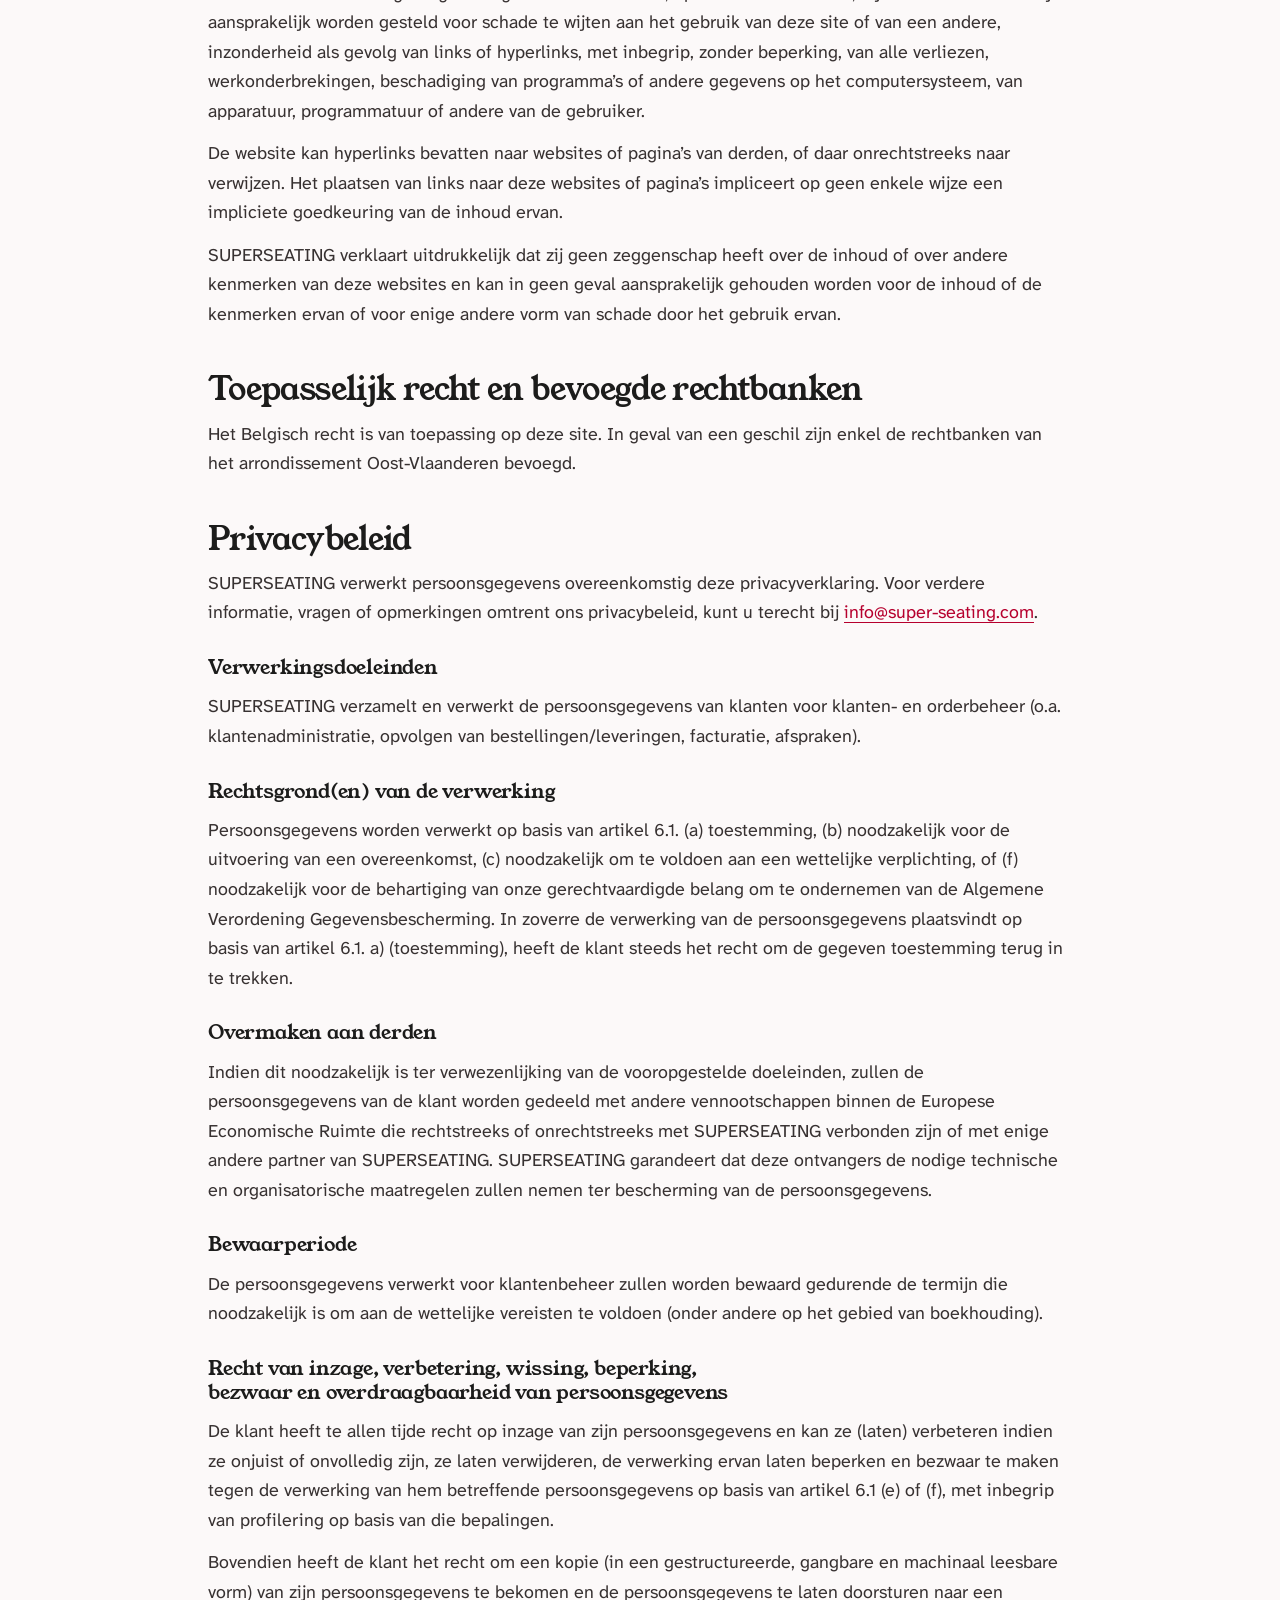
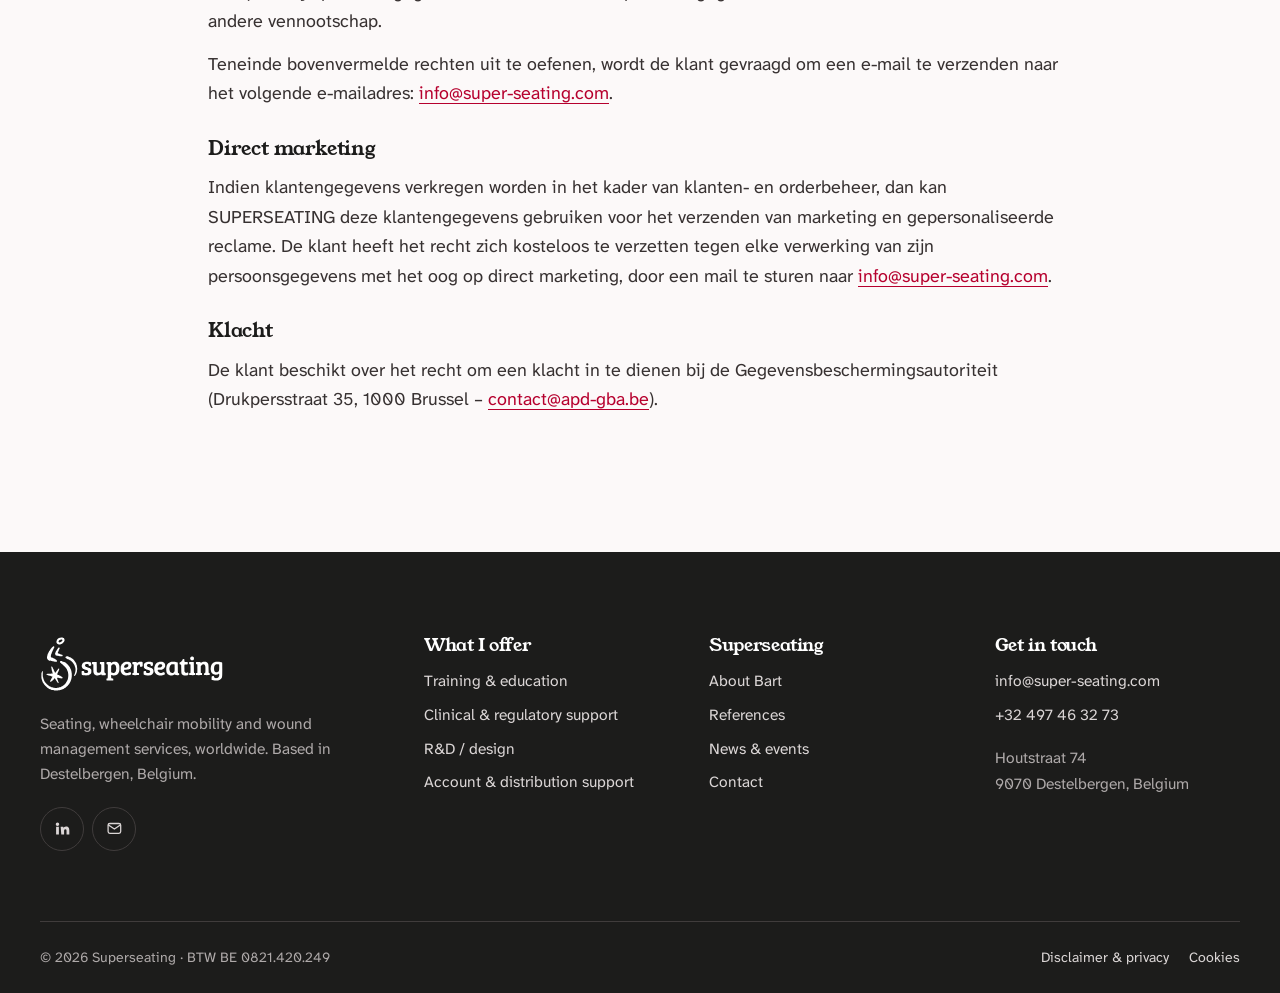
<file: privacy.html>
<!doctype html>
<html lang="nl">
<head>
<meta charset="utf-8">
<meta name="viewport" content="width=device-width, initial-scale=1">
<title>Disclaimer & privacybeleid · Superseating</title>
<meta name="description" content="Disclaimer, algemene voorwaarden en privacybeleid van Superseating.">
<link rel="canonical" href="https://www.super-seating.com/privacy.html">
<meta name="theme-color" content="#e4003a">
<meta property="og:type" content="website">
<meta property="og:site_name" content="Superseating">
<meta property="og:title" content="Disclaimer & privacybeleid · Superseating">
<meta property="og:description" content="Disclaimer, algemene voorwaarden en privacybeleid van Superseating.">
<meta property="og:url" content="https://www.super-seating.com/privacy.html">
<meta property="og:image" content="https://www.super-seating.com/assets/img/og-image.jpg">
<meta property="og:image:width" content="1200">
<meta property="og:image:height" content="630">
<meta name="twitter:card" content="summary_large_image">
<link rel="icon" href="favicon.ico" sizes="32x32">
<link rel="icon" href="assets/img/favicon.svg" type="image/svg+xml">
<link rel="apple-touch-icon" href="assets/img/apple-touch-icon.png">
<link rel="manifest" href="site.webmanifest">
<link rel="preload" href="assets/fonts/young-serif-400.woff2" as="font" type="font/woff2" crossorigin>
<link rel="preload" href="assets/fonts/atkinson-next-var.woff2" as="font" type="font/woff2" crossorigin>
<link rel="stylesheet" href="assets/css/styles.css">
<script>document.documentElement.classList.add("js")</script>
<script src="assets/js/main.js" defer></script>
</head>
<body>
<a class="skip-link" href="#main">Skip to content</a>
<header class="site-header">
  <div class="container header-inner">
    <a class="brand" href="index.html" aria-label="Superseating, home">
      <img src="assets/img/logo.svg" alt="Superseating" width="172" height="64">
    </a>
    <button class="menu-toggle" type="button" aria-expanded="false" aria-controls="site-nav" aria-label="Open menu">
      <span class="bars" aria-hidden="true"><span></span><span></span><span></span></span>
    </button>
    <nav class="site-nav" id="site-nav" aria-label="Main">
      <ul class="nav-list" role="list">
        <li class="nav-item--has-menu">
          <button class="nav-link" type="button" aria-expanded="false" aria-controls="submenu-services" data-submenu>
            What I offer <svg class="chev" viewBox="0 0 24 24" fill="none" stroke="currentColor" stroke-width="1.8" stroke-linecap="round" stroke-linejoin="round" aria-hidden="true"><path d="M6 9l6 6 6-6"/></svg>
          </button>
          <ul class="submenu" id="submenu-services" role="list">
            <li><a href="training-education.html"><strong>Training & education</strong><span>Programmes for clinicians and care teams</span></a></li>
            <li><a href="clinical-regulatory-support.html"><strong>Clinical & regulatory support</strong><span>Strategy for Europe, Asia, Middle East</span></a></li>
            <li><a href="rd-design.html"><strong>R&D / design</strong><span>From user needs to design changes</span></a></li>
            <li><a href="account-distribution-support.html"><strong>Account & distribution support</strong><span>Prescribers and end users, worldwide</span></a></li>
          </ul>
        </li>
        <li><a class="nav-link" href="about.html">About Bart</a></li>
        <li><a class="nav-link" href="news.html">News &amp; events</a></li>
        <li class="nav-cta-item"><a class="btn nav-cta" href="contact.html">Contact</a></li>
      </ul>
    </nav>
  </div>
</header>
<main id="main">
  <section class="page-hero page-hero--simple">
    <div class="container">
      <nav class="breadcrumb" aria-label="Breadcrumb"><ol><li><a href="index.html">Home</a></li><li aria-current="page">Disclaimer &amp; privacy</li></ol></nav>
      <div class="page-hero-head"><h1>Disclaimer &amp; privacybeleid</h1></div>
    </div>
  </section>
  <section class="section section--tight">
    <div class="container legal">
      <p>Deze website is eigendom van Superseating.</p>
      <p>Contactgegevens en maatschappelijke zetel: Houtstraat 74, 9070 Destelbergen, België<br>
      Telefoon: +32 9 356 72 22<br>
      E-mail: <a href="mailto:info@super-seating.com">info@super-seating.com</a><br>
      Ondernemingsnummer: BTW BE 0821.420.249</p>
      <p>Door de toegang tot en het gebruik van de website verklaart u zich uitdrukkelijk akkoord met de volgende algemene voorwaarden.</p>

      <h2>Intellectuele eigendomsrechten</h2>
      <p>De inhoud van deze site, met inbegrip van de merken, logo’s, tekeningen, data, product- of bedrijfsnamen, teksten, beelden e.d. zijn beschermd door intellectuele rechten en behoren toe aan SUPERSEATING of rechthoudende derden.</p>

      <h2>Beperking van aansprakelijkheid</h2>
      <p>De informatie op de website is van algemene aard. De informatie is niet aangepast aan persoonlijke of specifieke omstandigheden, en kan dus niet als een persoonlijk, professioneel of juridisch advies aan de gebruiker worden beschouwd.</p>
      <p>SUPERSEATING levert grote inspanningen opdat de ter beschikking gestelde informatie volledig, juist, nauwkeurig en bijgewerkt zou zijn. Ondanks deze inspanningen kunnen onjuistheden zich voordoen in de ter beschikking gestelde informatie. Indien de verstrekte informatie onjuistheden zou bevatten of indien bepaalde informatie op of via de site onbeschikbaar zou zijn, zal SUPERSEATING de grootst mogelijke inspanning leveren om dit zo snel mogelijk recht te zetten.</p>
      <p>SUPERSEATING kan evenwel niet aansprakelijk worden gesteld voor rechtstreekse of onrechtstreekse schade die onstaat uit het gebruik van de informatie op deze site.</p>
      <p>Indien u onjuistheden zou vaststellen in de informatie die via de site ter beschikking wordt gesteld, kan u de beheerder van de site contacteren.</p>
      <p>De inhoud van de site (links inbegrepen) kan te allen tijde zonder aankondiging of kennisgeving aangepast, gewijzigd of aangevuld worden. SUPERSEATING geeft geen garanties voor de goede werking van de website en kan op geen enkele wijze aansprakelijk gehouden worden voor een slechte werking of tijdelijke (on)beschikbaarheid van de website of voor enige vorm van schade, rechtstreekse of onrechtstreekse, die zou voortvloeien uit de toegang tot of het gebruik van de website.</p>
      <p>SUPERSEATING kan in geen geval tegenover wie dan ook, op directe of indirecte, bijzondere of andere wijze aansprakelijk worden gesteld voor schade te wijten aan het gebruik van deze site of van een andere, inzonderheid als gevolg van links of hyperlinks, met inbegrip, zonder beperking, van alle verliezen, werkonderbrekingen, beschadiging van programma’s of andere gegevens op het computersysteem, van apparatuur, programmatuur of andere van de gebruiker.</p>
      <p>De website kan hyperlinks bevatten naar websites of pagina’s van derden, of daar onrechtstreeks naar verwijzen. Het plaatsen van links naar deze websites of pagina’s impliceert op geen enkele wijze een impliciete goedkeuring van de inhoud ervan.</p>
      <p>SUPERSEATING verklaart uitdrukkelijk dat zij geen zeggenschap heeft over de inhoud of over andere kenmerken van deze websites en kan in geen geval aansprakelijk gehouden worden voor de inhoud of de kenmerken ervan of voor enige andere vorm van schade door het gebruik ervan.</p>

      <h2>Toepasselijk recht en bevoegde rechtbanken</h2>
      <p>Het Belgisch recht is van toepassing op deze site. In geval van een geschil zijn enkel de rechtbanken van het arrondissement Oost-Vlaanderen bevoegd.</p>

      <h2 id="privacy">Privacybeleid</h2>
      <p>SUPERSEATING verwerkt persoonsgegevens overeenkomstig deze privacyverklaring. Voor verdere informatie, vragen of opmerkingen omtrent ons privacybeleid, kunt u terecht bij <a href="mailto:info@super-seating.com">info@super-seating.com</a>.</p>

      <h3>Verwerkingsdoeleinden</h3>
      <p>SUPERSEATING verzamelt en verwerkt de persoonsgegevens van klanten voor klanten- en orderbeheer (o.a. klantenadministratie, opvolgen van bestellingen/leveringen, facturatie, afspraken).</p>

      <h3>Rechtsgrond(en) van de verwerking</h3>
      <p>Persoonsgegevens worden verwerkt op basis van artikel 6.1. (a) toestemming, (b) noodzakelijk voor de uitvoering van een overeenkomst, (c) noodzakelijk om te voldoen aan een wettelijke verplichting, of (f) noodzakelijk voor de behartiging van onze gerechtvaardigde belang om te ondernemen van de Algemene Verordening Gegevensbescherming. In zoverre de verwerking van de persoonsgegevens plaatsvindt op basis van artikel 6.1. a) (toestemming), heeft de klant steeds het recht om de gegeven toestemming terug in te trekken.</p>

      <h3>Overmaken aan derden</h3>
      <p>Indien dit noodzakelijk is ter verwezenlijking van de vooropgestelde doeleinden, zullen de persoonsgegevens van de klant worden gedeeld met andere vennootschappen binnen de Europese Economische Ruimte die rechtstreeks of onrechtstreeks met SUPERSEATING verbonden zijn of met enige andere partner van SUPERSEATING. SUPERSEATING garandeert dat deze ontvangers de nodige technische en organisatorische maatregelen zullen nemen ter bescherming van de persoonsgegevens.</p>

      <h3>Bewaarperiode</h3>
      <p>De persoonsgegevens verwerkt voor klantenbeheer zullen worden bewaard gedurende de termijn die noodzakelijk is om aan de wettelijke vereisten te voldoen (onder andere op het gebied van boekhouding).</p>

      <h3>Recht van inzage, verbetering, wissing, beperking, bezwaar en overdraagbaarheid van persoonsgegevens</h3>
      <p>De klant heeft te allen tijde recht op inzage van zijn persoonsgegevens en kan ze (laten) verbeteren indien ze onjuist of onvolledig zijn, ze laten verwijderen, de verwerking ervan laten beperken en bezwaar te maken tegen de verwerking van hem betreffende persoonsgegevens op basis van artikel 6.1 (e) of (f), met inbegrip van profilering op basis van die bepalingen.</p>
      <p>Bovendien heeft de klant het recht om een kopie (in een gestructureerde, gangbare en machinaal leesbare vorm) van zijn persoonsgegevens te bekomen en de persoonsgegevens te laten doorsturen naar een andere vennootschap.</p>
      <p>Teneinde bovenvermelde rechten uit te oefenen, wordt de klant gevraagd om een e-mail te verzenden naar het volgende e-mailadres: <a href="mailto:info@super-seating.com">info@super-seating.com</a>.</p>

      <h3>Direct marketing</h3>
      <p>Indien klantengegevens verkregen worden in het kader van klanten- en orderbeheer, dan kan SUPERSEATING deze klantengegevens gebruiken voor het verzenden van marketing en gepersonaliseerde reclame. De klant heeft het recht zich kosteloos te verzetten tegen elke verwerking van zijn persoonsgegevens met het oog op direct marketing, door een mail te sturen naar <a href="mailto:info@super-seating.com">info@super-seating.com</a>.</p>

      <h3>Klacht</h3>
      <p>De klant beschikt over het recht om een klacht in te dienen bij de Gegevensbeschermingsautoriteit (Drukpersstraat 35, 1000 Brussel – <a href="mailto:contact@apd-gba.be">contact@apd-gba.be</a>).</p>
    </div>
  </section>
</main>
<footer class="site-footer">
  <div class="container">
    <div class="footer-grid">
      <div class="footer-brand">
        <img src="assets/img/logo-white.svg" alt="Superseating" width="190" height="59" loading="lazy">
        <p>Seating, wheelchair mobility and wound management services, worldwide. Based in Destelbergen, Belgium.</p>
        <div class="social">
          <a href="https://www.linkedin.com/in/bartvanderheydenpt" rel="noopener" target="_blank" aria-label="Bart Van der Heyden on LinkedIn (opens in a new tab)"><svg viewBox="0 0 24 24" fill="currentColor" aria-hidden="true"><path d="M4.98 3.5a2.5 2.5 0 11-.02 5 2.5 2.5 0 01.02-5zM3 9.75h4v11H3zM9.5 9.75h3.8v1.5h.06c.53-1 1.83-2.06 3.77-2.06 4.03 0 4.77 2.65 4.77 6.1v5.46h-4v-4.84c0-1.16-.02-2.64-1.61-2.64-1.61 0-1.86 1.26-1.86 2.56v4.92h-4z"/></svg></a>
          <a href="mailto:info@super-seating.com" aria-label="Email Superseating"><svg viewBox="0 0 24 24" fill="none" stroke="currentColor" stroke-width="1.8" stroke-linecap="round" stroke-linejoin="round" aria-hidden="true"><rect x="3" y="5" width="18" height="14" rx="2.5"/><path d="M3.5 7l8.5 6 8.5-6"/></svg></a>
        </div>
      </div>
      <div>
        <h2>What I offer</h2>
        <ul role="list">
          <li><a href="training-education.html">Training & education</a></li>
          <li><a href="clinical-regulatory-support.html">Clinical & regulatory support</a></li>
          <li><a href="rd-design.html">R&D / design</a></li>
          <li><a href="account-distribution-support.html">Account & distribution support</a></li>
        </ul>
      </div>
      <div>
        <h2>Superseating</h2>
        <ul role="list">
          <li><a href="about.html">About Bart</a></li>
          <li><a href="about.html#reference">References</a></li>
          <li><a href="news.html">News &amp; events</a></li>
          <li><a href="contact.html">Contact</a></li>
        </ul>
      </div>
      <div>
        <h2>Get in touch</h2>
        <ul role="list">
          <li><a href="mailto:info@super-seating.com">info@super-seating.com</a></li>
          <li><a href="tel:+32497463273">+32 497 46 32 73</a></li>
        </ul>
        <address>Houtstraat 74<br>9070 Destelbergen, Belgium</address>
      </div>
    </div>
    <div class="footer-bottom">
      <p>&copy; <span data-year>2026</span> Superseating · BTW BE 0821.420.249</p>
      <ul role="list">
        <li><a href="privacy.html">Disclaimer &amp; privacy</a></li>
        <li><a href="cookies.html">Cookies</a></li>
      </ul>
    </div>
  </div>
</footer>
</body>
</html>
</file>
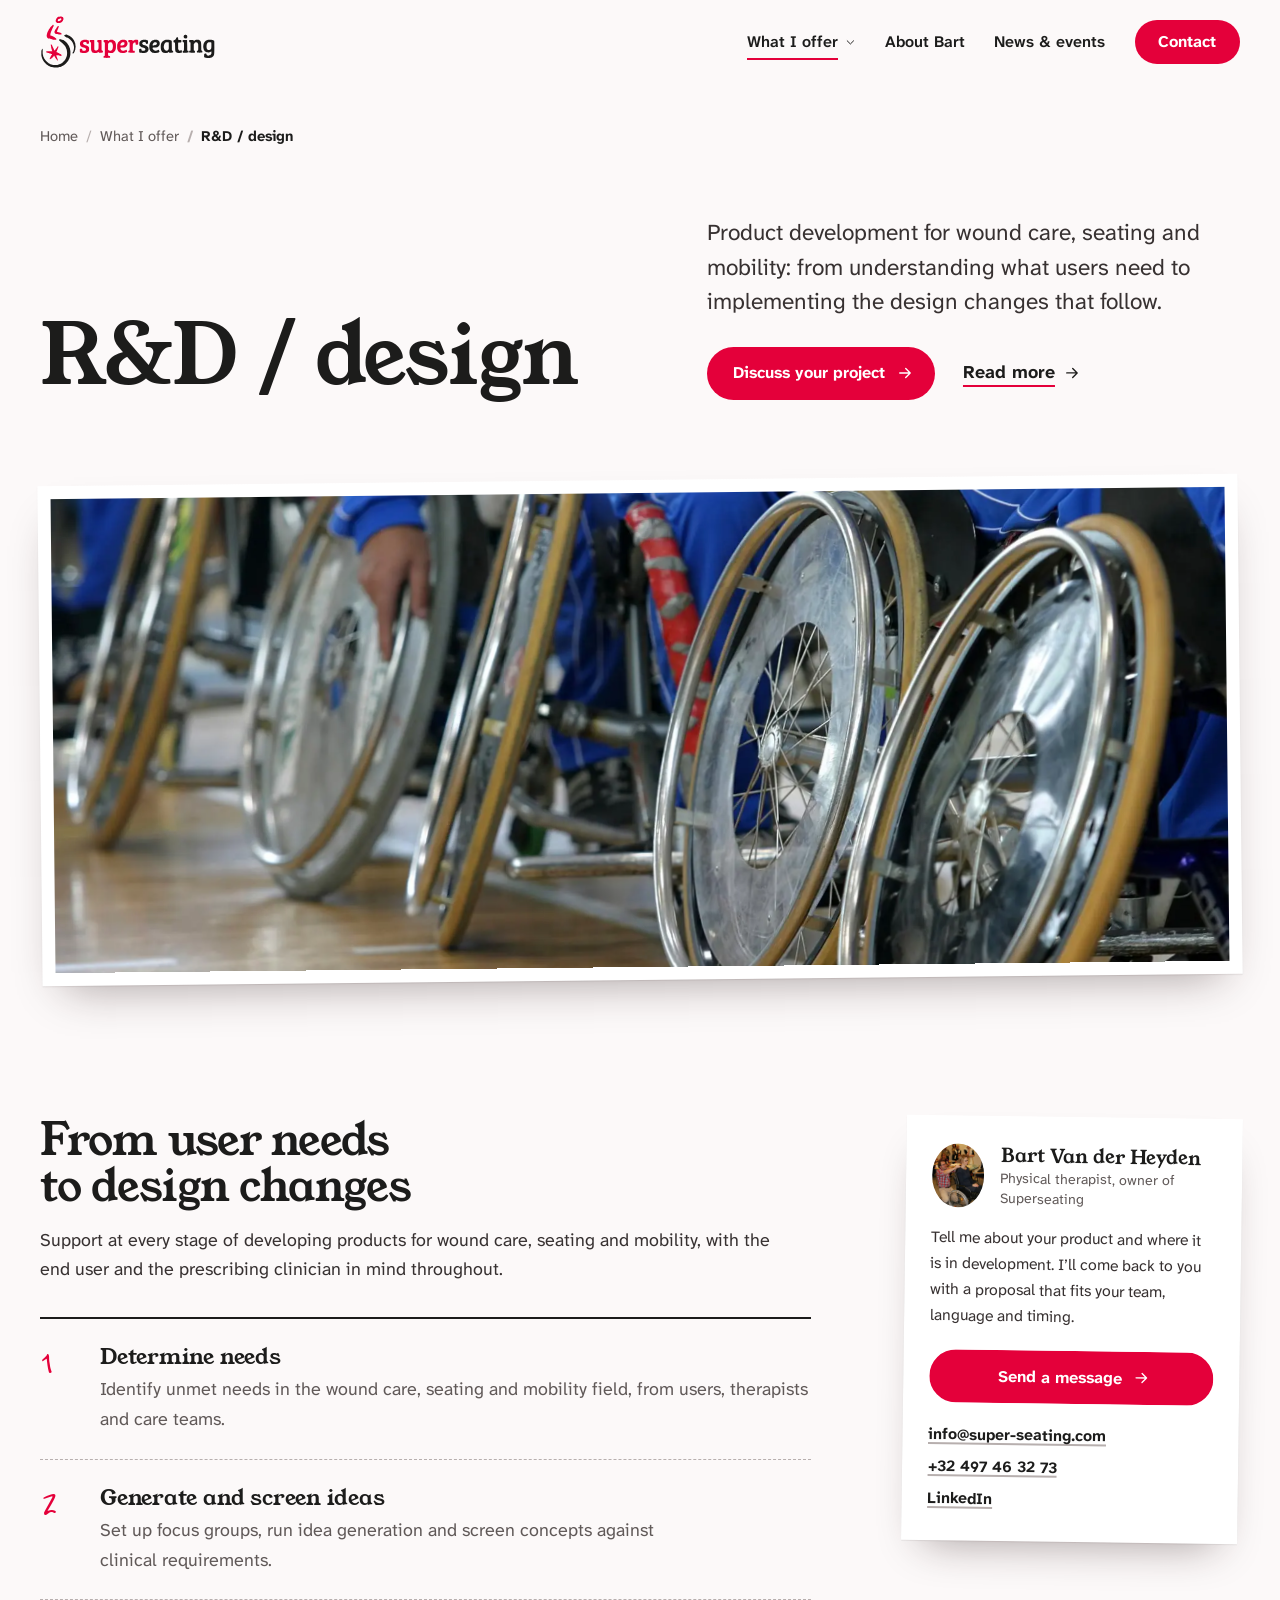
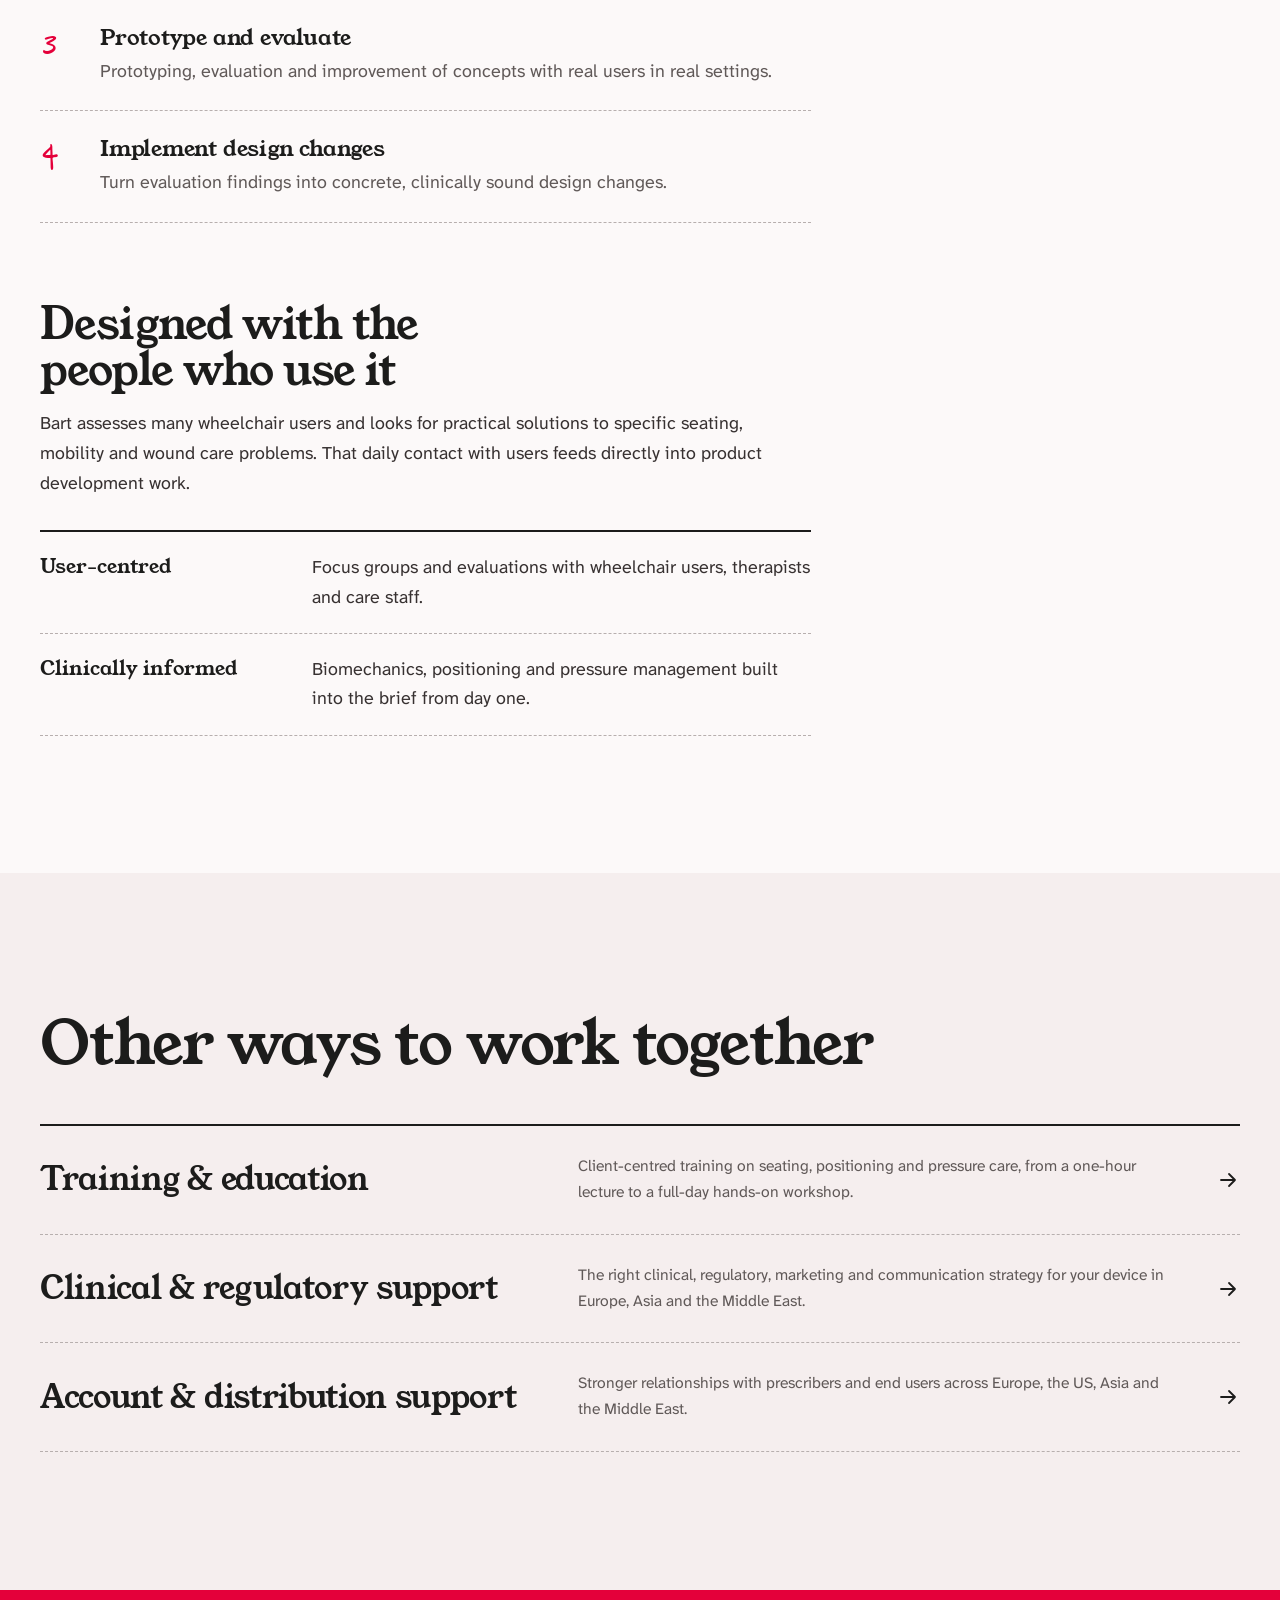
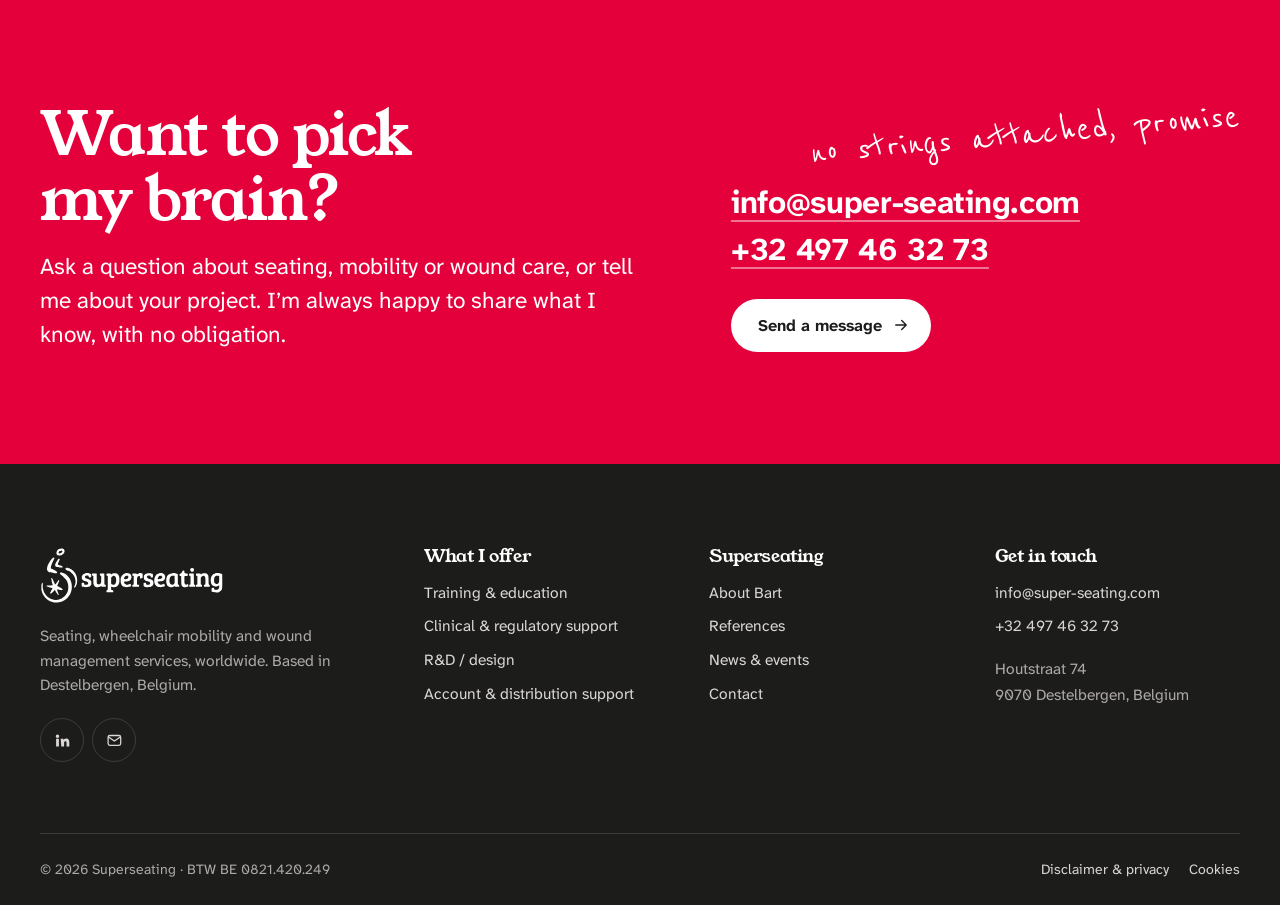
<file: rd-design.html>
<!doctype html>
<html lang="en">
<head>
<meta charset="utf-8">
<meta name="viewport" content="width=device-width, initial-scale=1">
<title>R&D / design · Superseating</title>
<meta name="description" content="R&D and design support for wound care, seating and mobility products: needs assessment, focus groups, prototyping, evaluation and design changes.">
<link rel="canonical" href="https://www.super-seating.com/rd-design.html">
<meta name="theme-color" content="#e4003a">
<meta property="og:type" content="website">
<meta property="og:site_name" content="Superseating">
<meta property="og:title" content="R&D / design · Superseating">
<meta property="og:description" content="R&D and design support for wound care, seating and mobility products: needs assessment, focus groups, prototyping, evaluation and design changes.">
<meta property="og:url" content="https://www.super-seating.com/rd-design.html">
<meta property="og:image" content="https://www.super-seating.com/assets/img/og-image.jpg">
<meta property="og:image:width" content="1200">
<meta property="og:image:height" content="630">
<meta name="twitter:card" content="summary_large_image">
<link rel="icon" href="favicon.ico" sizes="32x32">
<link rel="icon" href="assets/img/favicon.svg" type="image/svg+xml">
<link rel="apple-touch-icon" href="assets/img/apple-touch-icon.png">
<link rel="manifest" href="site.webmanifest">
<link rel="preload" href="assets/fonts/young-serif-400.woff2" as="font" type="font/woff2" crossorigin>
<link rel="preload" href="assets/fonts/atkinson-next-var.woff2" as="font" type="font/woff2" crossorigin>
<link rel="stylesheet" href="assets/css/styles.css">
<script>document.documentElement.classList.add("js")</script>
<script src="assets/js/main.js" defer></script>
</head>
<body>
<a class="skip-link" href="#main">Skip to content</a>
<header class="site-header">
  <div class="container header-inner">
    <a class="brand" href="index.html" aria-label="Superseating, home">
      <img src="assets/img/logo.svg" alt="Superseating" width="172" height="64">
    </a>
    <button class="menu-toggle" type="button" aria-expanded="false" aria-controls="site-nav" aria-label="Open menu">
      <span class="bars" aria-hidden="true"><span></span><span></span><span></span></span>
    </button>
    <nav class="site-nav" id="site-nav" aria-label="Main">
      <ul class="nav-list" role="list">
        <li class="nav-item--has-menu">
          <button class="nav-link is-active" type="button" aria-expanded="false" aria-controls="submenu-services" data-submenu>
            What I offer <svg class="chev" viewBox="0 0 24 24" fill="none" stroke="currentColor" stroke-width="1.8" stroke-linecap="round" stroke-linejoin="round" aria-hidden="true"><path d="M6 9l6 6 6-6"/></svg>
          </button>
          <ul class="submenu" id="submenu-services" role="list">
            <li><a href="training-education.html"><strong>Training & education</strong><span>Programmes for clinicians and care teams</span></a></li>
            <li><a href="clinical-regulatory-support.html"><strong>Clinical & regulatory support</strong><span>Strategy for Europe, Asia, Middle East</span></a></li>
            <li><a href="rd-design.html" aria-current="page"><strong>R&D / design</strong><span>From user needs to design changes</span></a></li>
            <li><a href="account-distribution-support.html"><strong>Account & distribution support</strong><span>Prescribers and end users, worldwide</span></a></li>
          </ul>
        </li>
        <li><a class="nav-link" href="about.html">About Bart</a></li>
        <li><a class="nav-link" href="news.html">News &amp; events</a></li>
        <li class="nav-cta-item"><a class="btn nav-cta" href="contact.html">Contact</a></li>
      </ul>
    </nav>
  </div>
</header>
<main id="main">
  <section class="page-hero">
    <div class="container">
      <nav class="breadcrumb" aria-label="Breadcrumb"><ol><li><a href="index.html">Home</a></li><li><a href="index.html#services">What I offer</a></li><li aria-current="page">R&amp;D / design</li></ol></nav>
      <div class="page-hero-head">
        <h1>R&amp;D / design</h1>
        <div>
          <p class="lead">Product development for wound care, seating and mobility: from understanding what users need to implementing the design changes that follow.</p>
          <div class="page-hero-actions">
            <a class="btn" href="contact.html">Discuss your project <svg viewBox="0 0 24 24" fill="none" stroke="currentColor" stroke-width="1.8" stroke-linecap="round" stroke-linejoin="round" aria-hidden="true"><path d="M5 12h14M13 6l6 6-6 6"/></svg></a>
            <a class="link-arrow" href="#details">Read more <svg viewBox="0 0 24 24" fill="none" stroke="currentColor" stroke-width="1.8" stroke-linecap="round" stroke-linejoin="round" aria-hidden="true"><path d="M5 12h14M13 6l6 6-6 6"/></svg></a>
          </div>
        </div>
      </div>
      <div class="page-hero-media"><picture><source type="image/webp" srcset="assets/img/wheels-640.webp 640w, assets/img/wheels-1200.webp 1200w, assets/img/wheels-1920.webp 1920w" sizes="(max-width: 1340px) 100vw, 1280px"><img src="assets/img/wheels.jpg" alt="Close-up of a row of wheelchair wheels on a sports hall floor" width="1200" height="620" fetchpriority="high" decoding="async"></picture></div>
    </div>
  </section>

  <section class="section" id="details">
    <div class="container content-grid">
      <div>
        <div class="block">
          <h2>From user needs to design changes</h2>
          <p>Support at every stage of developing products for wound care, seating and mobility, with the end user and the prescribing clinician in mind throughout.</p>
          <ol class="steps">
            <li><h3>Determine needs</h3><p>Identify unmet needs in the wound care, seating and mobility field, from users, therapists and care teams.</p></li>
            <li><h3>Generate and screen ideas</h3><p>Set up focus groups, run idea generation and screen concepts against clinical requirements.</p></li>
            <li><h3>Prototype and evaluate</h3><p>Prototyping, evaluation and improvement of concepts with real users in real settings.</p></li>
            <li><h3>Implement design changes</h3><p>Turn evaluation findings into concrete, clinically sound design changes.</p></li>
          </ol>
        </div>

        <div class="block">
          <h2>Designed with the people who use it</h2>
          <p>Bart assesses many wheelchair users and looks for practical solutions to specific seating, mobility and wound care problems. That daily contact with users feeds directly into product development work.</p>
          <dl class="terms">
            <div><dt>User-centred</dt><dd>Focus groups and evaluations with wheelchair users, therapists and care staff.</dd></div>
            <div><dt>Clinically informed</dt><dd>Biomechanics, positioning and pressure management built into the brief from day one.</dd></div>
          </dl>
        </div>
      </div>
      <aside aria-label="Contact">
        <div class="contact-card">
          <div class="person">
            <picture><source type="image/webp" srcset="assets/img/bart-fitting-480.webp 480w" sizes="68px"><img src="assets/img/bart-fitting.jpg" alt="Bart Van der Heyden adjusting the posture of a woman seated in a wheelchair during a workshop" width="600" height="800" loading="lazy" decoding="async"></picture>
            <div><strong>Bart Van der Heyden</strong><span>Physical therapist, owner of Superseating</span></div>
          </div>
          <p>Tell me about your product and where it is in development. I’ll come back to you with a proposal that fits your team, language and timing.</p>
          <a class="btn" href="contact.html">Send a message <svg viewBox="0 0 24 24" fill="none" stroke="currentColor" stroke-width="1.8" stroke-linecap="round" stroke-linejoin="round" aria-hidden="true"><path d="M5 12h14M13 6l6 6-6 6"/></svg></a>
          <ul class="contact-lines" role="list">
            <li><a href="mailto:info@super-seating.com">info@super-seating.com</a></li>
            <li><a href="tel:+32497463273">+32 497 46 32 73</a></li>
            <li><a href="https://www.linkedin.com/in/bartvanderheydenpt" rel="noopener" target="_blank">LinkedIn</a></li>
          </ul>
        </div>
      </aside>
    </div>
  </section>

  <section class="section section--surface" aria-labelledby="related-title">
    <div class="container">
      <h2 id="related-title" class="block-title">Other ways to work together</h2>
      <ul class="related" role="list">
        <li>
          <a href="training-education.html">
            <h3>Training &amp; education</h3>
            <p>Client-centred training on seating, positioning and pressure care, from a one-hour lecture to a full-day hands-on workshop.</p>
            <span class="offer-go" aria-hidden="true"><svg viewBox="0 0 24 24" fill="none" stroke="currentColor" stroke-width="1.8" stroke-linecap="round" stroke-linejoin="round" aria-hidden="true"><path d="M5 12h14M13 6l6 6-6 6"/></svg></span>
          </a>
        </li>
        <li>
          <a href="clinical-regulatory-support.html">
            <h3>Clinical &amp; regulatory support</h3>
            <p>The right clinical, regulatory, marketing and communication strategy for your device in Europe, Asia and the Middle East.</p>
            <span class="offer-go" aria-hidden="true"><svg viewBox="0 0 24 24" fill="none" stroke="currentColor" stroke-width="1.8" stroke-linecap="round" stroke-linejoin="round" aria-hidden="true"><path d="M5 12h14M13 6l6 6-6 6"/></svg></span>
          </a>
        </li>
        <li>
          <a href="account-distribution-support.html">
            <h3>Account &amp; distribution support</h3>
            <p>Stronger relationships with prescribers and end users across Europe, the US, Asia and the Middle East.</p>
            <span class="offer-go" aria-hidden="true"><svg viewBox="0 0 24 24" fill="none" stroke="currentColor" stroke-width="1.8" stroke-linecap="round" stroke-linejoin="round" aria-hidden="true"><path d="M5 12h14M13 6l6 6-6 6"/></svg></span>
          </a>
        </li>
      </ul>
    </div>
  </section>

  <section class="cta" aria-labelledby="cta-title">
    <div class="container cta-grid">
      <div>
        <h2 id="cta-title">Want to pick my brain?</h2>
        <p>Ask a question about seating, mobility or wound care, or tell me about your project. I’m always happy to share what I know, with no obligation.</p>
      </div>
      <div class="cta-actions">
        <p class="note cta-note" aria-hidden="true">no strings attached, promise</p>
        <div class="cta-contact">
          <a href="mailto:info@super-seating.com">info@super-seating.com</a>
          <a href="tel:+32497463273">+32 497 46 32 73</a>
        </div>
        <a class="btn btn--white" href="contact.html">Send a message <svg viewBox="0 0 24 24" fill="none" stroke="currentColor" stroke-width="1.8" stroke-linecap="round" stroke-linejoin="round" aria-hidden="true"><path d="M5 12h14M13 6l6 6-6 6"/></svg></a>
      </div>
    </div>
  </section>
</main>
<footer class="site-footer">
  <div class="container">
    <div class="footer-grid">
      <div class="footer-brand">
        <img src="assets/img/logo-white.svg" alt="Superseating" width="190" height="59" loading="lazy">
        <p>Seating, wheelchair mobility and wound management services, worldwide. Based in Destelbergen, Belgium.</p>
        <div class="social">
          <a href="https://www.linkedin.com/in/bartvanderheydenpt" rel="noopener" target="_blank" aria-label="Bart Van der Heyden on LinkedIn (opens in a new tab)"><svg viewBox="0 0 24 24" fill="currentColor" aria-hidden="true"><path d="M4.98 3.5a2.5 2.5 0 11-.02 5 2.5 2.5 0 01.02-5zM3 9.75h4v11H3zM9.5 9.75h3.8v1.5h.06c.53-1 1.83-2.06 3.77-2.06 4.03 0 4.77 2.65 4.77 6.1v5.46h-4v-4.84c0-1.16-.02-2.64-1.61-2.64-1.61 0-1.86 1.26-1.86 2.56v4.92h-4z"/></svg></a>
          <a href="mailto:info@super-seating.com" aria-label="Email Superseating"><svg viewBox="0 0 24 24" fill="none" stroke="currentColor" stroke-width="1.8" stroke-linecap="round" stroke-linejoin="round" aria-hidden="true"><rect x="3" y="5" width="18" height="14" rx="2.5"/><path d="M3.5 7l8.5 6 8.5-6"/></svg></a>
        </div>
      </div>
      <div>
        <h2>What I offer</h2>
        <ul role="list">
          <li><a href="training-education.html">Training & education</a></li>
          <li><a href="clinical-regulatory-support.html">Clinical & regulatory support</a></li>
          <li><a href="rd-design.html">R&D / design</a></li>
          <li><a href="account-distribution-support.html">Account & distribution support</a></li>
        </ul>
      </div>
      <div>
        <h2>Superseating</h2>
        <ul role="list">
          <li><a href="about.html">About Bart</a></li>
          <li><a href="about.html#reference">References</a></li>
          <li><a href="news.html">News &amp; events</a></li>
          <li><a href="contact.html">Contact</a></li>
        </ul>
      </div>
      <div>
        <h2>Get in touch</h2>
        <ul role="list">
          <li><a href="mailto:info@super-seating.com">info@super-seating.com</a></li>
          <li><a href="tel:+32497463273">+32 497 46 32 73</a></li>
        </ul>
        <address>Houtstraat 74<br>9070 Destelbergen, Belgium</address>
      </div>
    </div>
    <div class="footer-bottom">
      <p>&copy; <span data-year>2026</span> Superseating · BTW BE 0821.420.249</p>
      <ul role="list">
        <li><a href="privacy.html">Disclaimer &amp; privacy</a></li>
        <li><a href="cookies.html">Cookies</a></li>
      </ul>
    </div>
  </div>
</footer>
</body>
</html>
</file>
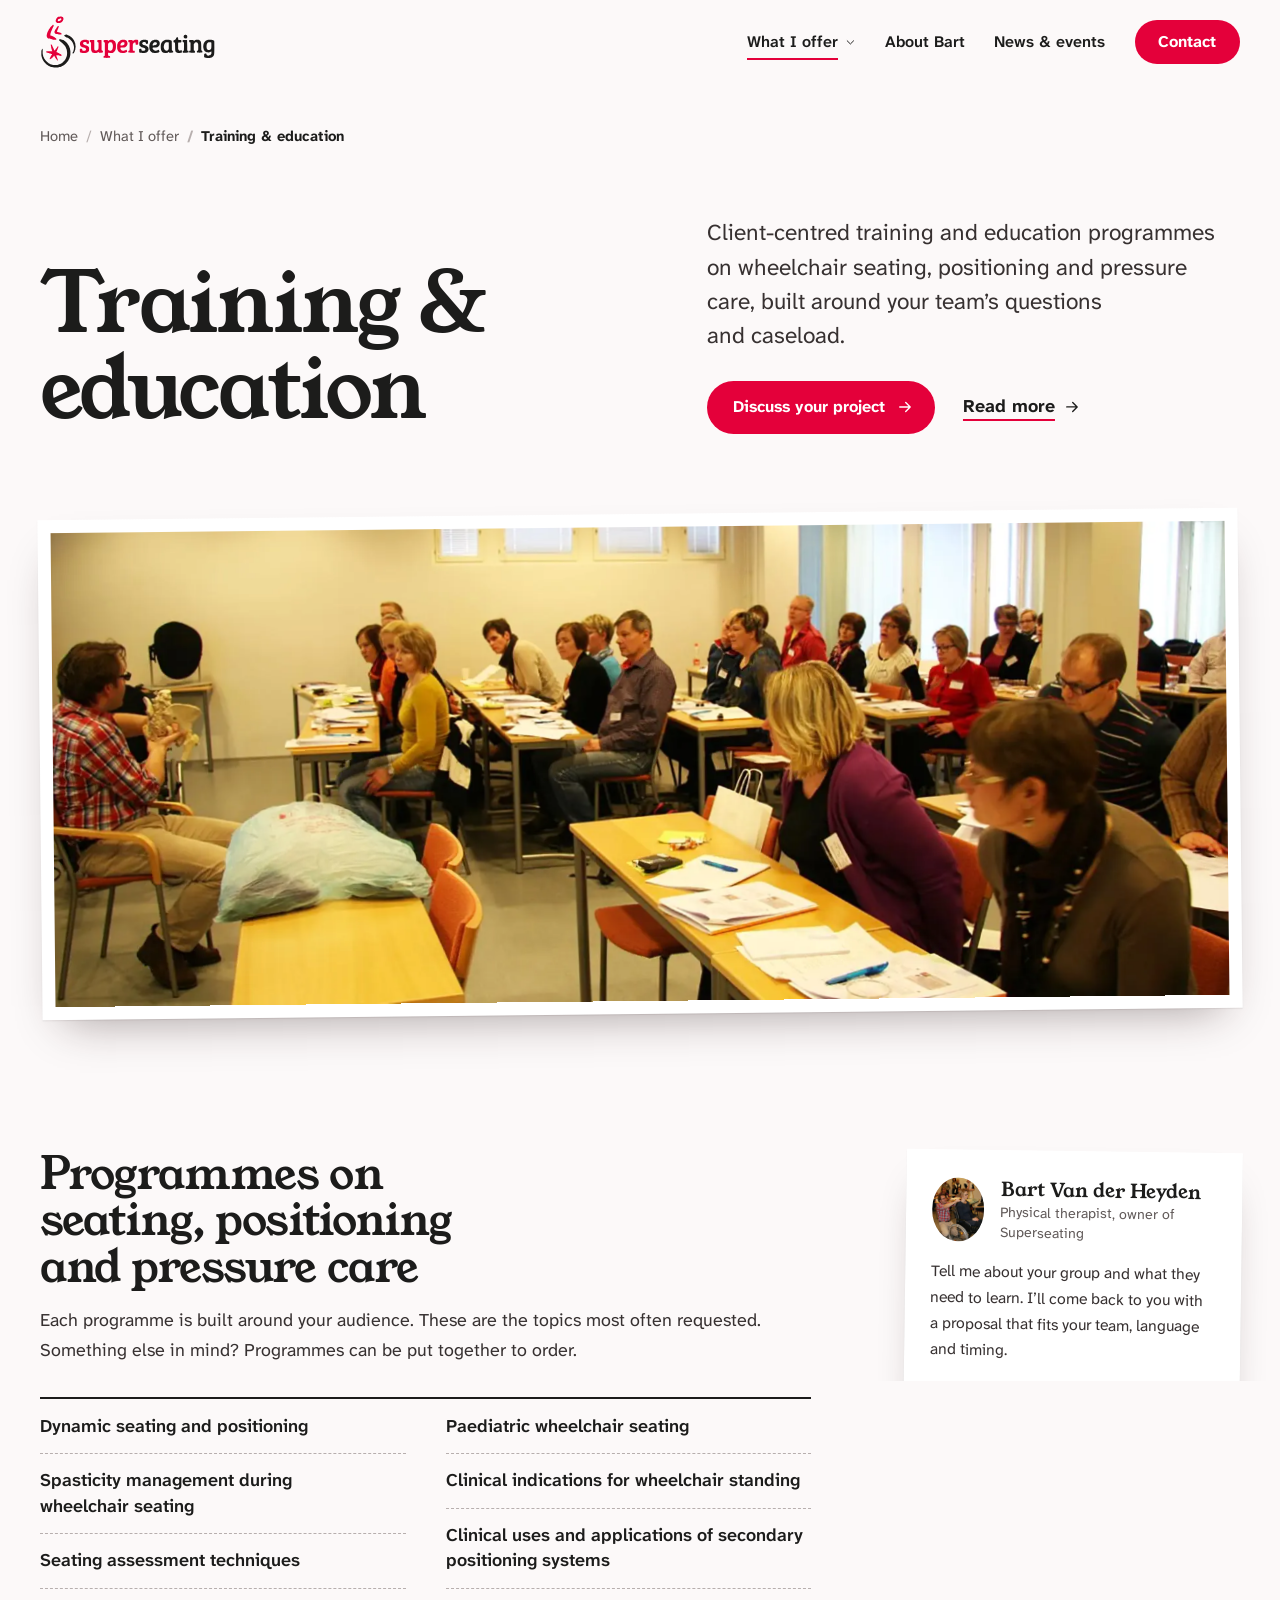
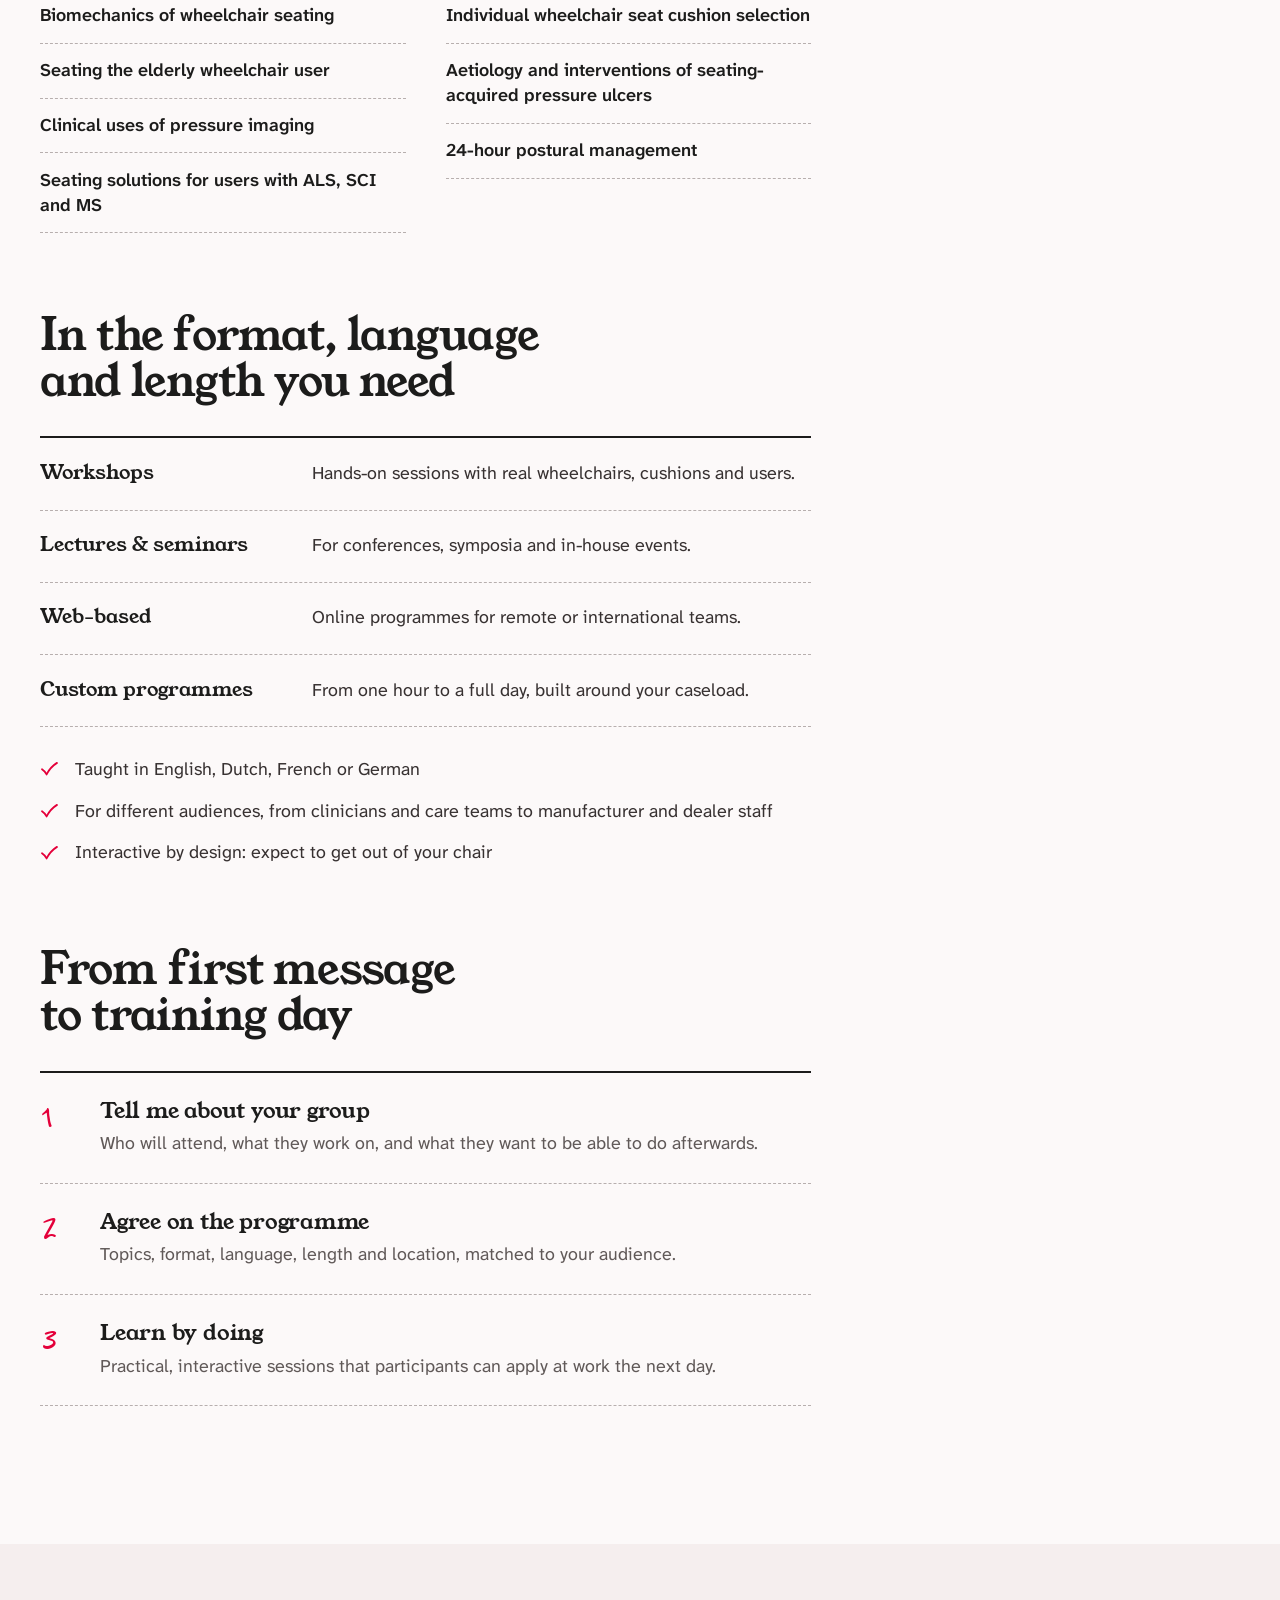
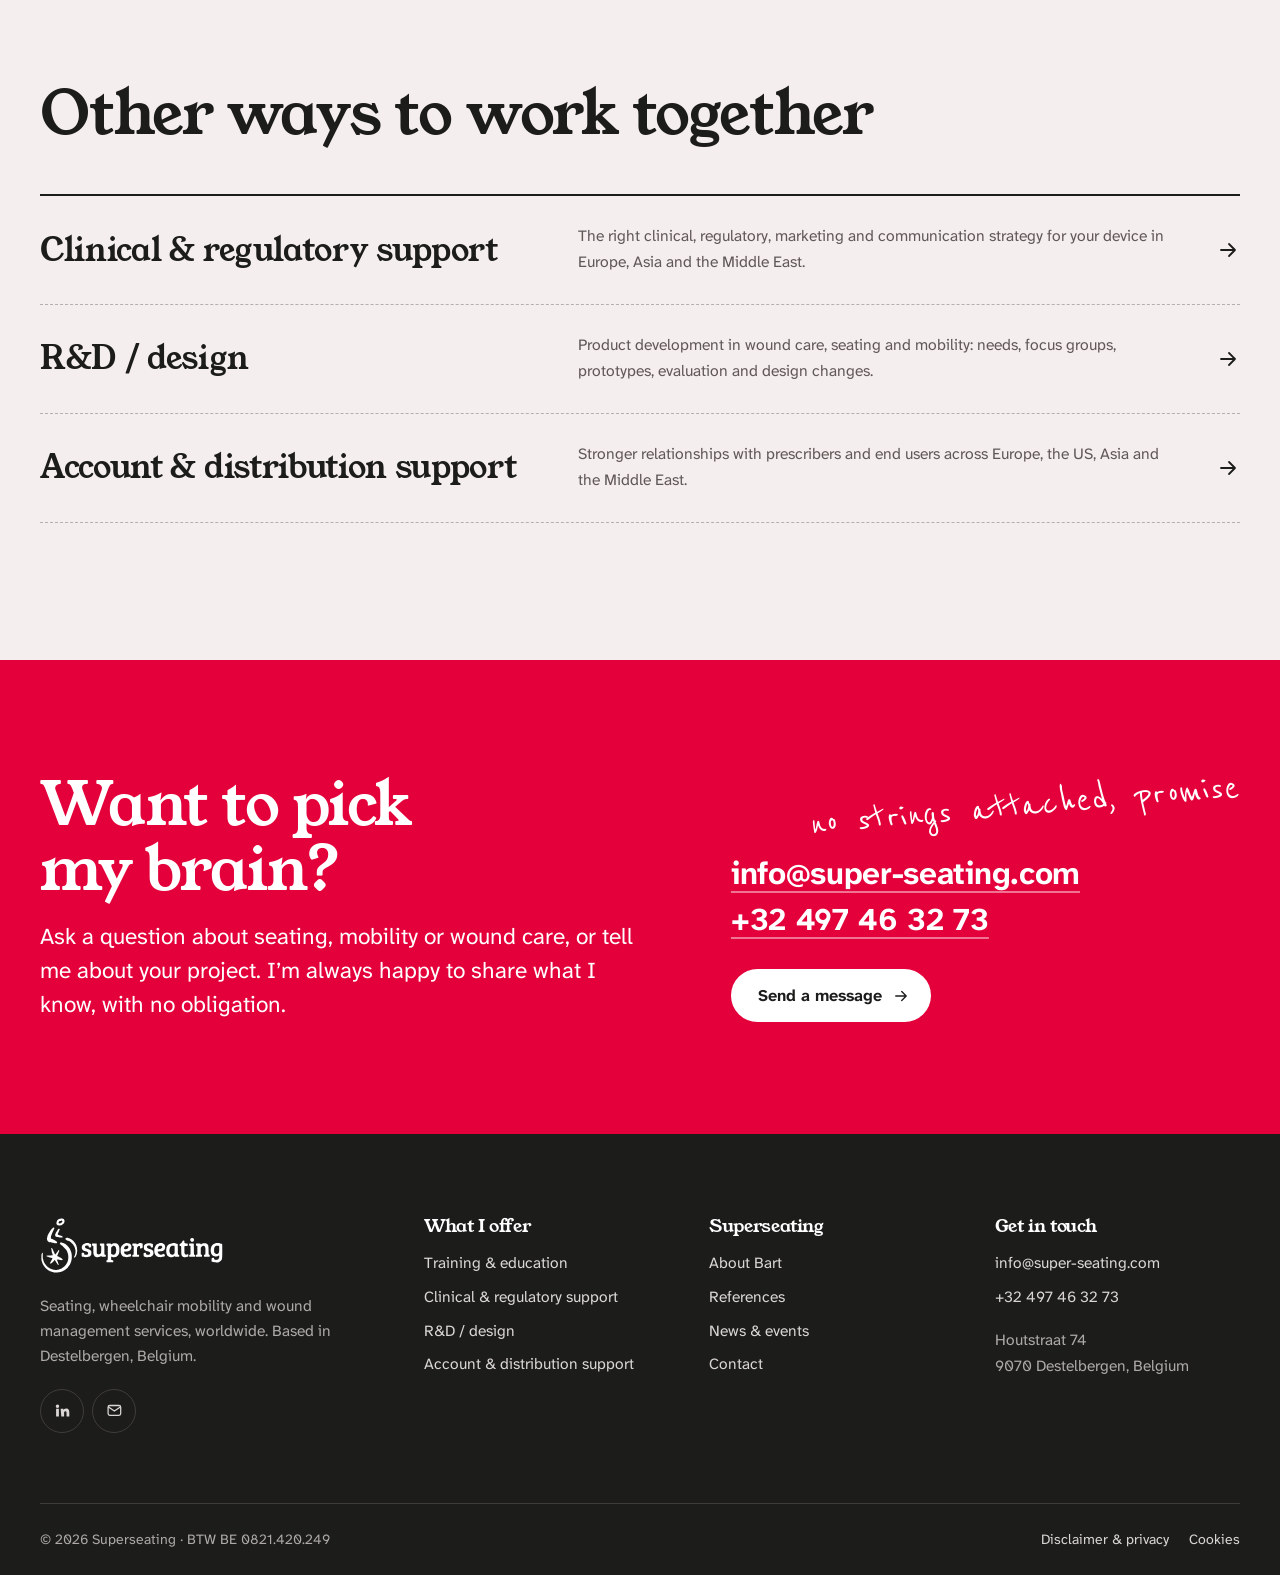
<file: training-education.html>
<!doctype html>
<html lang="en">
<head>
<meta charset="utf-8">
<meta name="viewport" content="width=device-width, initial-scale=1">
<title>Training & education · Superseating</title>
<meta name="description" content="Client-centred training and education on wheelchair seating, positioning, spasticity management and pressure ulcers. Workshops, lectures and web-based programmes in four languages.">
<link rel="canonical" href="https://www.super-seating.com/training-education.html">
<meta name="theme-color" content="#e4003a">
<meta property="og:type" content="website">
<meta property="og:site_name" content="Superseating">
<meta property="og:title" content="Training & education · Superseating">
<meta property="og:description" content="Client-centred training and education on wheelchair seating, positioning, spasticity management and pressure ulcers. Workshops, lectures and web-based programmes in four languages.">
<meta property="og:url" content="https://www.super-seating.com/training-education.html">
<meta property="og:image" content="https://www.super-seating.com/assets/img/og-image.jpg">
<meta property="og:image:width" content="1200">
<meta property="og:image:height" content="630">
<meta name="twitter:card" content="summary_large_image">
<link rel="icon" href="favicon.ico" sizes="32x32">
<link rel="icon" href="assets/img/favicon.svg" type="image/svg+xml">
<link rel="apple-touch-icon" href="assets/img/apple-touch-icon.png">
<link rel="manifest" href="site.webmanifest">
<link rel="preload" href="assets/fonts/young-serif-400.woff2" as="font" type="font/woff2" crossorigin>
<link rel="preload" href="assets/fonts/atkinson-next-var.woff2" as="font" type="font/woff2" crossorigin>
<link rel="stylesheet" href="assets/css/styles.css">
<script>document.documentElement.classList.add("js")</script>
<script src="assets/js/main.js" defer></script>
</head>
<body>
<a class="skip-link" href="#main">Skip to content</a>
<header class="site-header">
  <div class="container header-inner">
    <a class="brand" href="index.html" aria-label="Superseating, home">
      <img src="assets/img/logo.svg" alt="Superseating" width="172" height="64">
    </a>
    <button class="menu-toggle" type="button" aria-expanded="false" aria-controls="site-nav" aria-label="Open menu">
      <span class="bars" aria-hidden="true"><span></span><span></span><span></span></span>
    </button>
    <nav class="site-nav" id="site-nav" aria-label="Main">
      <ul class="nav-list" role="list">
        <li class="nav-item--has-menu">
          <button class="nav-link is-active" type="button" aria-expanded="false" aria-controls="submenu-services" data-submenu>
            What I offer <svg class="chev" viewBox="0 0 24 24" fill="none" stroke="currentColor" stroke-width="1.8" stroke-linecap="round" stroke-linejoin="round" aria-hidden="true"><path d="M6 9l6 6 6-6"/></svg>
          </button>
          <ul class="submenu" id="submenu-services" role="list">
            <li><a href="training-education.html" aria-current="page"><strong>Training & education</strong><span>Programmes for clinicians and care teams</span></a></li>
            <li><a href="clinical-regulatory-support.html"><strong>Clinical & regulatory support</strong><span>Strategy for Europe, Asia, Middle East</span></a></li>
            <li><a href="rd-design.html"><strong>R&D / design</strong><span>From user needs to design changes</span></a></li>
            <li><a href="account-distribution-support.html"><strong>Account & distribution support</strong><span>Prescribers and end users, worldwide</span></a></li>
          </ul>
        </li>
        <li><a class="nav-link" href="about.html">About Bart</a></li>
        <li><a class="nav-link" href="news.html">News &amp; events</a></li>
        <li class="nav-cta-item"><a class="btn nav-cta" href="contact.html">Contact</a></li>
      </ul>
    </nav>
  </div>
</header>
<main id="main">
  <section class="page-hero">
    <div class="container">
      <nav class="breadcrumb" aria-label="Breadcrumb"><ol><li><a href="index.html">Home</a></li><li><a href="index.html#services">What I offer</a></li><li aria-current="page">Training &amp; education</li></ol></nav>
      <div class="page-hero-head">
        <h1>Training &amp; education</h1>
        <div>
          <p class="lead">Client-centred training and education programmes on wheelchair seating, positioning and pressure care, built around your team’s questions and caseload.</p>
          <div class="page-hero-actions">
            <a class="btn" href="contact.html">Discuss your project <svg viewBox="0 0 24 24" fill="none" stroke="currentColor" stroke-width="1.8" stroke-linecap="round" stroke-linejoin="round" aria-hidden="true"><path d="M5 12h14M13 6l6 6-6 6"/></svg></a>
            <a class="link-arrow" href="#details">Read more <svg viewBox="0 0 24 24" fill="none" stroke="currentColor" stroke-width="1.8" stroke-linecap="round" stroke-linejoin="round" aria-hidden="true"><path d="M5 12h14M13 6l6 6-6 6"/></svg></a>
          </div>
        </div>
      </div>
      <div class="page-hero-media"><picture><source type="image/webp" srcset="assets/img/workshop-640.webp 640w, assets/img/workshop-1200.webp 1200w, assets/img/workshop-1920.webp 1920w" sizes="(max-width: 1340px) 100vw, 1280px"><img src="assets/img/workshop.jpg" alt="Bart leading a workshop for a group of clinicians seated at tables" width="1200" height="450" fetchpriority="high" decoding="async"></picture></div>
    </div>
  </section>

  <section class="section" id="details">
    <div class="container content-grid">
      <div>
        <div class="block">
          <h2>Programmes on seating, positioning and pressure care</h2>
          <p>Each programme is built around your audience. These are the topics most often requested. Something else in mind? Programmes can be put together to order.</p>
          <ul class="topic-list" role="list">
            <li>Dynamic seating and positioning</li>
            <li>Spasticity management during wheelchair seating</li>
            <li>Seating assessment techniques</li>
            <li>Biomechanics of wheelchair seating</li>
            <li>Seating the elderly wheelchair user</li>
            <li>Clinical uses of pressure imaging</li>
            <li>Seating solutions for users with ALS, SCI and MS</li>
            <li>Paediatric wheelchair seating</li>
            <li>Clinical indications for wheelchair standing</li>
            <li>Clinical uses and applications of secondary positioning systems</li>
            <li>Individual wheelchair seat cushion selection</li>
            <li>Aetiology and interventions of seating-acquired pressure ulcers</li>
            <li>24-hour postural management</li>
          </ul>
        </div>

        <div class="block">
          <h2>In the format, language and length you need</h2>
          <dl class="terms">
            <div><dt>Workshops</dt><dd>Hands-on sessions with real wheelchairs, cushions and users.</dd></div>
            <div><dt>Lectures &amp; seminars</dt><dd>For conferences, symposia and in-house events.</dd></div>
            <div><dt>Web-based</dt><dd>Online programmes for remote or international teams.</dd></div>
            <div><dt>Custom programmes</dt><dd>From one hour to a full day, built around your caseload.</dd></div>
          </dl>
          <ul class="ticks">
            <li>Taught in English, Dutch, French or German</li>
            <li>For different audiences, from clinicians and care teams to manufacturer and dealer staff</li>
            <li>Interactive by design: expect to get out of your chair</li>
          </ul>
        </div>

        <div class="block">
          <h2>From first message to training day</h2>
          <ol class="steps">
            <li><h3>Tell me about your group</h3><p>Who will attend, what they work on, and what they want to be able to do afterwards.</p></li>
            <li><h3>Agree on the programme</h3><p>Topics, format, language, length and location, matched to your audience.</p></li>
            <li><h3>Learn by doing</h3><p>Practical, interactive sessions that participants can apply at work the next day.</p></li>
          </ol>
        </div>
      </div>
      <aside aria-label="Contact">
        <div class="contact-card">
          <div class="person">
            <picture><source type="image/webp" srcset="assets/img/bart-fitting-480.webp 480w" sizes="68px"><img src="assets/img/bart-fitting.jpg" alt="Bart Van der Heyden adjusting the posture of a woman seated in a wheelchair during a workshop" width="600" height="800" loading="lazy" decoding="async"></picture>
            <div><strong>Bart Van der Heyden</strong><span>Physical therapist, owner of Superseating</span></div>
          </div>
          <p>Tell me about your group and what they need to learn. I’ll come back to you with a proposal that fits your team, language and timing.</p>
          <a class="btn" href="contact.html">Send a message <svg viewBox="0 0 24 24" fill="none" stroke="currentColor" stroke-width="1.8" stroke-linecap="round" stroke-linejoin="round" aria-hidden="true"><path d="M5 12h14M13 6l6 6-6 6"/></svg></a>
          <ul class="contact-lines" role="list">
            <li><a href="mailto:info@super-seating.com">info@super-seating.com</a></li>
            <li><a href="tel:+32497463273">+32 497 46 32 73</a></li>
            <li><a href="https://www.linkedin.com/in/bartvanderheydenpt" rel="noopener" target="_blank">LinkedIn</a></li>
          </ul>
        </div>
      </aside>
    </div>
  </section>

  <section class="section section--surface" aria-labelledby="related-title">
    <div class="container">
      <h2 id="related-title" class="block-title">Other ways to work together</h2>
      <ul class="related" role="list">
        <li>
          <a href="clinical-regulatory-support.html">
            <h3>Clinical &amp; regulatory support</h3>
            <p>The right clinical, regulatory, marketing and communication strategy for your device in Europe, Asia and the Middle East.</p>
            <span class="offer-go" aria-hidden="true"><svg viewBox="0 0 24 24" fill="none" stroke="currentColor" stroke-width="1.8" stroke-linecap="round" stroke-linejoin="round" aria-hidden="true"><path d="M5 12h14M13 6l6 6-6 6"/></svg></span>
          </a>
        </li>
        <li>
          <a href="rd-design.html">
            <h3>R&amp;D / design</h3>
            <p>Product development in wound care, seating and mobility: needs, focus groups, prototypes, evaluation and design changes.</p>
            <span class="offer-go" aria-hidden="true"><svg viewBox="0 0 24 24" fill="none" stroke="currentColor" stroke-width="1.8" stroke-linecap="round" stroke-linejoin="round" aria-hidden="true"><path d="M5 12h14M13 6l6 6-6 6"/></svg></span>
          </a>
        </li>
        <li>
          <a href="account-distribution-support.html">
            <h3>Account &amp; distribution support</h3>
            <p>Stronger relationships with prescribers and end users across Europe, the US, Asia and the Middle East.</p>
            <span class="offer-go" aria-hidden="true"><svg viewBox="0 0 24 24" fill="none" stroke="currentColor" stroke-width="1.8" stroke-linecap="round" stroke-linejoin="round" aria-hidden="true"><path d="M5 12h14M13 6l6 6-6 6"/></svg></span>
          </a>
        </li>
      </ul>
    </div>
  </section>

  <section class="cta" aria-labelledby="cta-title">
    <div class="container cta-grid">
      <div>
        <h2 id="cta-title">Want to pick my brain?</h2>
        <p>Ask a question about seating, mobility or wound care, or tell me about your project. I’m always happy to share what I know, with no obligation.</p>
      </div>
      <div class="cta-actions">
        <p class="note cta-note" aria-hidden="true">no strings attached, promise</p>
        <div class="cta-contact">
          <a href="mailto:info@super-seating.com">info@super-seating.com</a>
          <a href="tel:+32497463273">+32 497 46 32 73</a>
        </div>
        <a class="btn btn--white" href="contact.html">Send a message <svg viewBox="0 0 24 24" fill="none" stroke="currentColor" stroke-width="1.8" stroke-linecap="round" stroke-linejoin="round" aria-hidden="true"><path d="M5 12h14M13 6l6 6-6 6"/></svg></a>
      </div>
    </div>
  </section>
</main>
<footer class="site-footer">
  <div class="container">
    <div class="footer-grid">
      <div class="footer-brand">
        <img src="assets/img/logo-white.svg" alt="Superseating" width="190" height="59" loading="lazy">
        <p>Seating, wheelchair mobility and wound management services, worldwide. Based in Destelbergen, Belgium.</p>
        <div class="social">
          <a href="https://www.linkedin.com/in/bartvanderheydenpt" rel="noopener" target="_blank" aria-label="Bart Van der Heyden on LinkedIn (opens in a new tab)"><svg viewBox="0 0 24 24" fill="currentColor" aria-hidden="true"><path d="M4.98 3.5a2.5 2.5 0 11-.02 5 2.5 2.5 0 01.02-5zM3 9.75h4v11H3zM9.5 9.75h3.8v1.5h.06c.53-1 1.83-2.06 3.77-2.06 4.03 0 4.77 2.65 4.77 6.1v5.46h-4v-4.84c0-1.16-.02-2.64-1.61-2.64-1.61 0-1.86 1.26-1.86 2.56v4.92h-4z"/></svg></a>
          <a href="mailto:info@super-seating.com" aria-label="Email Superseating"><svg viewBox="0 0 24 24" fill="none" stroke="currentColor" stroke-width="1.8" stroke-linecap="round" stroke-linejoin="round" aria-hidden="true"><rect x="3" y="5" width="18" height="14" rx="2.5"/><path d="M3.5 7l8.5 6 8.5-6"/></svg></a>
        </div>
      </div>
      <div>
        <h2>What I offer</h2>
        <ul role="list">
          <li><a href="training-education.html">Training & education</a></li>
          <li><a href="clinical-regulatory-support.html">Clinical & regulatory support</a></li>
          <li><a href="rd-design.html">R&D / design</a></li>
          <li><a href="account-distribution-support.html">Account & distribution support</a></li>
        </ul>
      </div>
      <div>
        <h2>Superseating</h2>
        <ul role="list">
          <li><a href="about.html">About Bart</a></li>
          <li><a href="about.html#reference">References</a></li>
          <li><a href="news.html">News &amp; events</a></li>
          <li><a href="contact.html">Contact</a></li>
        </ul>
      </div>
      <div>
        <h2>Get in touch</h2>
        <ul role="list">
          <li><a href="mailto:info@super-seating.com">info@super-seating.com</a></li>
          <li><a href="tel:+32497463273">+32 497 46 32 73</a></li>
        </ul>
        <address>Houtstraat 74<br>9070 Destelbergen, Belgium</address>
      </div>
    </div>
    <div class="footer-bottom">
      <p>&copy; <span data-year>2026</span> Superseating · BTW BE 0821.420.249</p>
      <ul role="list">
        <li><a href="privacy.html">Disclaimer &amp; privacy</a></li>
        <li><a href="cookies.html">Cookies</a></li>
      </ul>
    </div>
  </div>
</footer>
</body>
</html>
</file>
<file: assets/css/styles.css>
/* ==========================================================================
   Superseating — styles
   Direction: warm, human, documentary. Bart tells the story himself.
   Brand: red #e4003a · ink #1c1c1b
   Type: Young Serif (headlines, a friendly 1970s serif)
         Atkinson Hyperlegible Next (text, drawn for low-vision readers)
         Reenie Beanie (Bart's handwritten notes, used sparingly)
   Photos are handled like prints on a desk: white border, a little tilt,
   a handwritten caption. Red is ink from Bart's pen: circles, arrows, ticks.
   ========================================================================== */

@font-face {
  font-family: "Young Serif";
  src: url("../fonts/young-serif-400.woff2") format("woff2");
  font-weight: 400;
  font-style: normal;
  font-display: swap;
}
@font-face {
  font-family: "Atkinson Hyperlegible Next";
  src: url("../fonts/atkinson-next-var.woff2") format("woff2");
  font-weight: 200 800;
  font-style: normal;
  font-display: swap;
}
@font-face {
  font-family: "Reenie Beanie";
  src: url("../fonts/reenie-beanie-400.woff2") format("woff2");
  font-weight: 400;
  font-style: normal;
  font-display: swap;
}

:root {
  /* Brand */
  --red: #e4003a;
  --red-deep: #b6002e;
  --red-wash: oklch(0.955 0.022 15);
  --ink: #1c1c1b;

  /* Neutrals, tinted a hair toward the brand red */
  --bg: oklch(0.984 0.004 20);
  --paper: #fff;
  --surface: oklch(0.955 0.007 20);
  --line: oklch(0.885 0.008 20);
  --line-strong: oklch(0.76 0.01 20);
  --text: oklch(0.32 0.008 20);
  --muted: oklch(0.47 0.01 20);

  /* On ink */
  --ink-text: oklch(0.88 0.005 20);
  --ink-muted: oklch(0.74 0.006 20);
  --ink-line: oklch(0.36 0.006 20);

  --font-display: "Young Serif", Georgia, "Times New Roman", serif;
  --font-body: "Atkinson Hyperlegible Next", "Segoe UI", system-ui, -apple-system, sans-serif;
  --font-hand: "Reenie Beanie", "Bradley Hand", "Segoe Print", cursive;

  --step--1: clamp(0.86rem, 0.84rem + 0.1vw, 0.92rem);
  --step-0: clamp(1.02rem, 0.98rem + 0.2vw, 1.12rem);
  --step-1: clamp(1.18rem, 1.08rem + 0.45vw, 1.42rem);
  --step-2: clamp(1.45rem, 1.25rem + 0.9vw, 2rem);
  --step-3: clamp(1.8rem, 1.45rem + 1.6vw, 2.8rem);
  --step-4: clamp(2.2rem, 1.6rem + 2.8vw, 4rem);
  --step-5: clamp(2.6rem, 1.6rem + 4.6vw, 5.6rem);

  --gutter: clamp(1rem, 0.4rem + 3vw, 2.5rem);
  --section: clamp(4.5rem, 3rem + 7vw, 9.5rem);
  --max: 1300px;
  --header-h: 84px;

  --radius: 4px;
  --pill: 999px;
  --ease: cubic-bezier(0.16, 1, 0.3, 1);
  --print-shadow: 0 1px 1px rgb(40 20 20 / 0.08), 0 22px 44px -22px rgb(40 20 20 / 0.42);

  --z-raised: 1;
  --z-note: 2;
  --z-header: 50;
  --z-menu: 60;
  --z-skip: 100;

  color-scheme: light;
}

/* Reset ------------------------------------------------------------------ */
*, *::before, *::after { box-sizing: border-box; }
* { margin: 0; }
html { -webkit-text-size-adjust: 100%; scroll-behavior: smooth; scroll-padding-top: calc(var(--header-h) + 1rem); }
body {
  font-family: var(--font-body);
  font-size: var(--step-0);
  line-height: 1.65;
  color: var(--text);
  background: var(--bg);
  -webkit-font-smoothing: antialiased;
  text-rendering: optimizeLegibility;
  overflow-x: clip;
}
img, svg, picture { display: block; max-width: 100%; height: auto; }
input, button, textarea, select { font: inherit; color: inherit; }
button { cursor: pointer; background: none; border: 0; padding: 0; }
a { color: inherit; text-decoration-thickness: 1px; text-underline-offset: 0.22em; }
ul[role="list"], ol[role="list"] { list-style: none; padding: 0; }
h1, h2, h3, h4 {
  font-family: var(--font-display);
  font-weight: 400;
  color: var(--ink);
  line-height: 1.06;
  letter-spacing: -0.02em;
  text-wrap: balance;
}
h3, h4 { letter-spacing: -0.01em; line-height: 1.18; }
p, li { text-wrap: pretty; }
b, strong { font-weight: 700; }
::selection { background: var(--red); color: #fff; }

:focus-visible { outline: 3px solid var(--red); outline-offset: 3px; border-radius: 2px; }

@media (prefers-reduced-motion: reduce) {
  html { scroll-behavior: auto; }
  *, *::before, *::after { transition-duration: 0.01ms !important; animation-duration: 0.01ms !important; animation-delay: 0s !important; }
}

/* Utilities -------------------------------------------------------------- */
.container { width: min(100% - 2 * var(--gutter), var(--max)); margin-inline: auto; }
.visually-hidden {
  position: absolute !important; width: 1px; height: 1px; padding: 0; margin: -1px;
  overflow: hidden; clip: rect(0 0 0 0); white-space: nowrap; border: 0;
}
.skip-link {
  position: absolute; left: 1rem; top: -100px; z-index: var(--z-skip);
  background: var(--ink); color: #fff; padding: 0.75rem 1rem; border-radius: var(--radius);
  text-decoration: none; font-weight: 700;
}
.skip-link:focus { top: 1rem; }

.lead { font-size: var(--step-1); line-height: 1.5; color: var(--text); max-width: 34em; }
.prose { max-width: 64ch; }
.prose > * + * { margin-top: 1.1em; }
.prose a { color: var(--red-deep); }
.prose a:hover { color: var(--red); }

/* Handwriting and pen marks ---------------------------------------------- */
.note, .teach-intro .note, .cta .note {
  font-family: var(--font-hand); font-weight: 400;
  font-size: clamp(2.1rem, 1.7rem + 1.3vw, 3rem); line-height: 0.9; letter-spacing: 0.01em;
  color: var(--red-deep);
}
.pen { position: absolute; z-index: var(--z-note); overflow: visible; pointer-events: none; }
.pen path { fill: none; stroke: var(--red); stroke-width: 3; stroke-linecap: round; stroke-linejoin: round; vector-effect: non-scaling-stroke; }
.mark { position: relative; display: inline-block; white-space: nowrap; }
.mark .pen { inset: -30% -8% -34% -6%; width: 114%; height: 164%; }
.mark--under .pen { inset: auto -2% -0.32em -2%; width: 104%; height: 0.5em; }

/* A photo handled like a print ------------------------------------------- */
.print {
  position: relative; margin: 0;
  background: var(--paper); padding: clamp(0.5rem, 0.35rem + 0.6vw, 0.9rem);
  box-shadow: var(--print-shadow);
  rotate: var(--tilt, 0deg);
}
.print picture, .print img { width: 100%; height: 100%; }
.print img { object-fit: cover; }
.print .frame { display: block; aspect-ratio: var(--ratio, 4 / 3); overflow: hidden; background: var(--surface); }
.print figcaption {
  padding: 0.7rem 0.2rem 0.1rem;
  font-family: var(--font-hand); font-size: clamp(1.5rem, 1.3rem + 0.7vw, 2rem); line-height: 1; color: var(--ink);
}

/* Buttons & links -------------------------------------------------------- */
.btn {
  --btn-bg: var(--red); --btn-fg: #fff; --btn-bg-hover: var(--ink); --btn-fg-hover: #fff;
  display: inline-flex; align-items: center; justify-content: center; gap: 0.65rem;
  min-height: 3.3rem; padding: 0.75rem 1.2rem 0.75rem 1.55rem;
  background: var(--btn-bg); color: var(--btn-fg);
  border: 2px solid transparent; border-radius: var(--pill);
  font-weight: 700; font-size: 1.02rem; line-height: 1.2; text-decoration: none;
  transition: background-color 0.3s var(--ease), color 0.3s var(--ease), border-color 0.3s var(--ease);
}
.btn:hover { background: var(--btn-bg-hover); color: var(--btn-fg-hover); }
.btn:active { transform: translateY(1px); }
.btn svg { width: 1.1em; height: 1.1em; flex: none; transition: transform 0.45s var(--ease); }
.btn:hover svg { transform: translateX(4px); }
.btn--white { --btn-bg: #fff; --btn-fg: var(--ink); --btn-bg-hover: var(--ink); }
.btn--outline-light { --btn-bg: transparent; --btn-fg: #fff; --btn-bg-hover: #fff; --btn-fg-hover: var(--ink); border-color: rgb(255 255 255 / 0.55); }

.link-arrow {
  display: inline-flex; align-items: center; gap: 0.5rem;
  font-weight: 700; color: var(--ink); text-decoration: underline;
  text-decoration-color: var(--red); text-decoration-thickness: 2px; text-underline-offset: 0.38em;
  transition: color 0.2s var(--ease), text-underline-offset 0.3s var(--ease);
}
.link-arrow:hover { color: var(--red-deep); text-underline-offset: 0.5em; }
.link-arrow svg { width: 1em; height: 1em; flex: none; transition: transform 0.4s var(--ease); }
.link-arrow:hover svg { transform: translateX(3px); }
.link-arrow--light { color: #fff; text-decoration-color: rgb(255 255 255 / 0.6); }
.link-arrow--light:hover { color: #fff; text-decoration-color: #fff; }

/* Header ----------------------------------------------------------------- */
.site-header {
  position: sticky; top: 0; z-index: var(--z-header);
  background: var(--bg);
  border-bottom: 1px solid transparent;
  transition: border-color 0.3s var(--ease);
}
.site-header.is-scrolled { border-color: var(--line); }
.header-inner { display: flex; align-items: center; justify-content: space-between; gap: 1.5rem; min-height: var(--header-h); }
.brand { display: inline-flex; flex: none; }
.brand img { width: 176px; height: auto; }

.nav-list { display: flex; align-items: center; gap: 0.1rem; }
.nav-link {
  position: relative; display: inline-flex; align-items: center; gap: 0.35rem;
  padding: 0.6rem 0.85rem;
  font-size: 1rem; font-weight: 600; color: var(--ink); text-decoration: none;
  transition: color 0.2s var(--ease);
}
.nav-link::after {
  content: ""; position: absolute; left: 0.85rem; right: 0.85rem; bottom: 0.3rem; height: 2px;
  background: var(--red); transform: scaleX(0); transform-origin: left;
  transition: transform 0.4s var(--ease);
}
.nav-link:hover::after, .nav-link[aria-current="page"]::after, .nav-link.is-active::after { transform: scaleX(1); }
.nav-item--has-menu > .nav-link::after { right: 2rem; }
.nav-link .chev { width: 0.8rem; height: 0.8rem; transition: transform 0.25s var(--ease); }
.nav-item--has-menu { position: relative; }
.nav-item--has-menu [aria-expanded="true"] .chev { transform: rotate(180deg); }
.nav-cta { margin-left: 0.9rem; min-height: 2.75rem; padding: 0.5rem 1.35rem; }

.submenu {
  position: absolute; top: calc(100% + 0.6rem); left: 50%; translate: -36% 0;
  width: min(36rem, 90vw);
  display: grid; grid-template-columns: 1fr 1fr; gap: 0;
  padding: 0.5rem; background: var(--paper); border: 1px solid var(--line); border-radius: 12px;
  box-shadow: 0 24px 50px -28px rgb(40 20 20 / 0.4);
  opacity: 0; visibility: hidden; transform: translateY(6px);
  transition: opacity 0.2s var(--ease), transform 0.35s var(--ease), visibility 0.2s;
}
.submenu.is-open { opacity: 1; visibility: visible; transform: none; }
.submenu a {
  display: block; padding: 0.9rem 1rem; border-radius: 8px; text-decoration: none;
  transition: background-color 0.2s var(--ease);
}
.submenu a:hover { background: var(--surface); }
.submenu strong { display: block; font-family: var(--font-display); font-weight: 400; font-size: 1.1rem; color: var(--ink); line-height: 1.25; }
.submenu span { display: block; margin-top: 0.2rem; font-size: 0.88rem; line-height: 1.45; color: var(--muted); }
.submenu a[aria-current="page"] strong { color: var(--red-deep); }

.menu-toggle {
  display: none; width: 48px; height: 48px; margin-right: -12px;
  align-items: center; justify-content: center; color: var(--ink);
}
.menu-toggle .bars { position: relative; width: 24px; height: 14px; }
.menu-toggle .bars span {
  position: absolute; left: 0; width: 100%; height: 2px; background: currentColor;
  transition: transform 0.3s var(--ease), opacity 0.2s var(--ease), top 0.3s var(--ease);
}
.menu-toggle .bars span:nth-child(1) { top: 0; }
.menu-toggle .bars span:nth-child(2) { top: 6px; }
.menu-toggle .bars span:nth-child(3) { top: 12px; }
.menu-toggle[aria-expanded="true"] .bars span:nth-child(1) { top: 6px; transform: rotate(45deg); }
.menu-toggle[aria-expanded="true"] .bars span:nth-child(2) { opacity: 0; }
.menu-toggle[aria-expanded="true"] .bars span:nth-child(3) { top: 6px; transform: rotate(-45deg); }

@media (max-width: 960px) {
  :root { --header-h: 68px; }
  .brand img { width: 148px; }
  .menu-toggle { display: inline-flex; }
  .site-nav {
    position: fixed; inset: var(--header-h) 0 0 0; z-index: var(--z-menu);
    background: var(--bg); overflow-y: auto;
    padding: 0.5rem var(--gutter) 2.5rem;
    opacity: 0; visibility: hidden;
    transition: opacity 0.25s var(--ease), visibility 0.25s;
  }
  .site-nav.is-open { opacity: 1; visibility: visible; }
  .nav-list { flex-direction: column; align-items: stretch; gap: 0; }
  .nav-list > li { border-bottom: 1px solid var(--line); }
  .nav-link { width: 100%; justify-content: space-between; padding: 1.1rem 0; font-family: var(--font-display); font-size: 1.6rem; font-weight: 400; }
  .nav-link::after { display: none; }
  .nav-link:hover, .nav-link[aria-current="page"] { color: var(--red-deep); }
  .submenu {
    position: static; width: auto; transform: none; translate: none; grid-template-columns: 1fr;
    box-shadow: none; border: 0; padding: 0 0 1rem; background: transparent;
    display: none; opacity: 1; visibility: visible;
  }
  .submenu.is-open { display: grid; }
  .submenu a { padding: 0.7rem 0; }
  .nav-list > li.nav-cta-item { border: 0; padding-top: 1.5rem; }
  .nav-cta { margin: 0; width: 100%; min-height: 3.4rem; font-size: 1.05rem; }
  body.menu-open { overflow: hidden; }
}

/* Sections --------------------------------------------------------------- */
.section { padding-block: var(--section); }
.section--surface { background: var(--surface); }
.section--tight { padding-top: clamp(1rem, 0.5rem + 2vw, 2.5rem); }

.section-head { display: grid; grid-template-columns: minmax(0, 1.1fr) minmax(0, 1fr); gap: 1.25rem clamp(2rem, 1rem + 5vw, 6rem); align-items: end; }
.section-head h2 { font-size: var(--step-4); }
.section-head p { font-size: var(--step-1); line-height: 1.5; color: var(--text); max-width: 30em; }
.section-head--link > :last-child { justify-self: end; }
@media (max-width: 860px) {
  .section-head { grid-template-columns: 1fr; }
  .section-head--link > :last-child { justify-self: start; }
}

/* Home: hero ------------------------------------------------------------- */
.hero { padding-block: clamp(2.5rem, 1rem + 5vw, 6rem) clamp(4rem, 2rem + 6vw, 8rem); }
.hero-grid { display: grid; grid-template-columns: minmax(0, 7fr) minmax(0, 5fr); gap: 3.5rem clamp(2.5rem, 1rem + 5vw, 6.5rem); align-items: center; }
.hero h1 { font-size: clamp(2.5rem, 1.5rem + 3.9vw, 4.7rem); line-height: 1.02; }
.hero h1 .red { color: var(--red); }
.hero .lead { margin-top: clamp(1.5rem, 1rem + 1.5vw, 2.25rem); max-width: 31em; }
.hero-actions { display: flex; flex-wrap: wrap; align-items: center; gap: 1rem 2rem; margin-top: 2.25rem; }
.hero-langs { margin-top: 2rem; font-size: var(--step--1); color: var(--muted); }
.hero-langs span { color: var(--ink); font-weight: 700; }

.hero-photo { position: relative; justify-self: center; width: min(100%, 27rem); padding-bottom: 5rem; }
.hero-photo .print { --tilt: 2.5deg; --ratio: 4 / 5; }
.hero-photo .print img { object-position: 38% 30%; }
.hero-note { white-space: nowrap; }
@media (max-width: 960px) { .hero-note { white-space: normal; } }
.hero-photo .hero-note { position: absolute; z-index: var(--z-note); left: -15rem; bottom: -2.75rem; width: 23rem; rotate: -4deg; }
.hero-photo .pen--arrow { width: 4.5rem; height: 4rem; left: -4.5rem; bottom: 4.75rem; rotate: -4deg; }
@media (max-width: 960px) {
  .hero-grid { grid-template-columns: 1fr; }
  .hero-photo { width: min(82%, 22rem); justify-self: end; margin-right: 0.5rem; padding-bottom: 0; }
  .hero-photo .hero-note { position: static; width: auto; margin-top: 1.25rem; rotate: -3deg; }
  .hero-photo .pen--arrow { display: none; }
}

/* Home: why seating matters (full-bleed photo) --------------------------- */
.why { position: relative; min-height: clamp(26rem, 60vw, 46rem); display: grid; align-items: end; overflow: hidden; background: var(--ink); color: #fff; isolation: isolate; }
.why-photo, .why-photo picture, .why-photo img { position: absolute; inset: 0; width: 100%; height: 100%; z-index: -2; }
.why-photo img { object-fit: cover; object-position: 60% 50%; }
.why::after {
  content: ""; position: absolute; inset: 0; z-index: -1;
  background:
    linear-gradient(90deg, rgb(20 16 16 / 0.72) 0%, rgb(20 16 16 / 0.35) 45%, rgb(20 16 16 / 0) 65%),
    linear-gradient(180deg, rgb(20 16 16 / 0) 35%, rgb(20 16 16 / 0.6) 100%);
}
.why .container { padding-block: clamp(3rem, 2rem + 4vw, 6rem); }
.why-text { font-family: var(--font-display); font-size: clamp(1.8rem, 1.2rem + 2.6vw, 3.6rem); line-height: 1.12; letter-spacing: -0.015em; max-width: 16ch; color: #fff; text-wrap: balance; }
@media (max-width: 700px) {
  .why { display: block; min-height: 0; }
  .why-photo { position: relative; height: 17rem; }
  .why-photo picture, .why-photo img { position: absolute; }
  .why-photo img { object-position: 72% 40%; }
  .why::after { display: none; }
}
.why-sub { margin-top: 1.25rem; max-width: 28em; font-size: var(--step-1); line-height: 1.5; color: rgb(255 255 255 / 0.88); }

/* Home: what I do, told as short chapters -------------------------------- */
.chapters-head { max-width: 46rem; }
.chapters-head h2 { font-size: var(--step-4); }
.chapters-head p { margin-top: 1.25rem; font-size: var(--step-1); line-height: 1.5; max-width: 34em; }

.chapter {
  display: grid; grid-template-columns: repeat(12, minmax(0, 1fr)); column-gap: clamp(1rem, 0.5rem + 2vw, 2.5rem); row-gap: 2rem;
  align-items: center; margin-top: clamp(4rem, 2.5rem + 6vw, 8.5rem);
}
.chapter-media { position: relative; grid-column: 1 / span 6; }
.chapter-body { grid-column: 8 / span 5; }
.chapter--flip .chapter-media { grid-column: 7 / span 6; grid-row: 1; }
.chapter--flip .chapter-body { grid-column: 1 / span 5; grid-row: 1; }
.chapter--small .chapter-media { grid-column: 2 / span 4; }
.chapter--small.chapter--flip .chapter-media { grid-column: 8 / span 4; }
.chapter--small .chapter-body { grid-column: 7 / span 5; }
.chapter--small.chapter--flip .chapter-body { grid-column: 1 / span 6; }

.chapter-verb { font-size: var(--step-5); line-height: 1; }
.chapter-verb span { color: var(--red); }
.chapter-body h4 { margin-top: 1rem; font-family: var(--font-body); font-weight: 700; font-size: 1rem; letter-spacing: 0; color: var(--muted); }
.chapter-body p { margin-top: 1rem; font-size: var(--step-1); line-height: 1.5; color: var(--text); max-width: 30em; }
.chapter-body .link-arrow { margin-top: 1.5rem; }

.chapter .print--a { --tilt: -1.5deg; --ratio: 3 / 2; }
.chapter .print--b { --tilt: 1.8deg; --ratio: 4 / 3; }
.chapter .print--c { --tilt: -2.4deg; --ratio: 1 / 1; }
.chapter .print--d { --tilt: 1.2deg; --ratio: 3 / 2; }
.chapter-note { position: absolute; z-index: var(--z-note); width: 14rem; }
.chapter-note--tr { right: -1.5rem; top: -2.6rem; rotate: 4deg; text-align: right; }
.chapter-note--bl { left: -1rem; bottom: -3.2rem; rotate: -4deg; }
@media (max-width: 860px) {
  .chapter { grid-template-columns: 1fr; row-gap: 2.5rem; }
  .chapter .chapter-media, .chapter .chapter-body,
  .chapter--flip .chapter-media, .chapter--flip .chapter-body,
  .chapter--small .chapter-media, .chapter--small .chapter-body,
  .chapter--small.chapter--flip .chapter-media, .chapter--small.chapter--flip .chapter-body { grid-column: 1; grid-row: auto; }
  .chapter--small .chapter-media { width: 75%; }
  .chapter--small.chapter--flip .chapter-media { justify-self: end; }
  .chapter .chapter-note { position: static; width: auto; margin-top: 1.25rem; text-align: left; rotate: -3deg; }
}

/* Home: quote band (red) ------------------------------------------------- */
.quote-band { position: relative; overflow: hidden; background: var(--red); color: #fff; padding-block: clamp(4.5rem, 3rem + 6vw, 9rem); }
.quote-band blockquote { max-width: 60rem; }
.quote-big { font-family: var(--font-display); font-size: clamp(2.6rem, 1.4rem + 5.4vw, 6rem); line-height: 1.14; letter-spacing: -0.02em; color: #fff; text-wrap: balance; }
.quote-big .pen path { stroke: #fff; stroke-width: 3.5; }
.quote-band blockquote p + p { margin-top: clamp(1.5rem, 1rem + 1.5vw, 2.25rem); font-size: var(--step-1); line-height: 1.5; max-width: 34em; }
.quote-band figcaption { display: flex; flex-wrap: wrap; align-items: center; gap: 0.5rem 2rem; margin-top: 2rem; }
.quote-band figcaption strong { font-weight: 700; }
.quote-band .note { color: #fff; }

/* Home: things I teach --------------------------------------------------- */
.teach-grid { display: grid; grid-template-columns: minmax(0, 5fr) minmax(0, 7fr); gap: 3rem clamp(2rem, 1rem + 5vw, 6rem); align-items: start; }
.teach-intro { position: sticky; top: calc(var(--header-h) + 2rem); }
.teach-intro h2 { font-size: var(--step-4); }
.teach-intro p { margin-top: 1.25rem; font-size: var(--step-1); line-height: 1.5; max-width: 26em; }
.teach-intro .note { margin-top: 1.75rem; rotate: -3deg; transform-origin: left; }
.teach-foot { margin-top: 2rem; display: flex; flex-wrap: wrap; gap: 1rem 2rem; align-items: center; }
.teach-list li {
  position: relative; display: grid; grid-template-columns: 2.25rem minmax(0, 1fr); gap: 0.75rem; align-items: baseline;
  padding-block: clamp(0.95rem, 0.75rem + 0.5vw, 1.25rem); border-bottom: 1px dashed var(--line-strong);
  font-family: var(--font-display); font-size: clamp(1.2rem, 1.05rem + 0.6vw, 1.6rem); line-height: 1.25; color: var(--ink);
}
.teach-list li:first-child { border-top: 1px dashed var(--line-strong); }
.tick { width: 1.6rem; height: 1.3rem; translate: 0 0.15em; overflow: visible; }
.tick path { fill: none; stroke: var(--red); stroke-width: 3; stroke-linecap: round; stroke-linejoin: round; }
@media (max-width: 860px) {
  .teach-grid { grid-template-columns: 1fr; }
  .teach-intro { position: static; }
  .teach-list li { grid-template-columns: 1.75rem minmax(0, 1fr); }
}

/* Home: still on the clinic floor (ink) ---------------------------------- */
.section--ink { background: var(--ink); color: var(--ink-text); }
.section--ink h2, .section--ink h3 { color: #fff; }
.section--ink .prose a { color: #fff; }
.floor-grid { display: grid; grid-template-columns: minmax(0, 1fr) minmax(0, 1fr); gap: 3.5rem clamp(2.5rem, 1rem + 6vw, 7rem); align-items: center; }
.floor-grid h2 { font-size: var(--step-4); }
.floor-grid .prose { margin-top: 1.5rem; font-size: var(--step-1); line-height: 1.55; }
.floor-media { position: relative; }
.floor-media .print { --tilt: -1.8deg; --ratio: 3 / 2; }
.facts { margin-top: 2.25rem; border-top: 1px solid var(--ink-line); }
.facts li { display: grid; grid-template-columns: 2rem minmax(0, 1fr); gap: 0.5rem; padding-block: 0.95rem; border-bottom: 1px solid var(--ink-line); color: #fff; font-weight: 600; }
.split-actions { display: flex; flex-wrap: wrap; gap: 1rem 2rem; align-items: center; margin-top: 2.25rem; }
@media (max-width: 860px) { .floor-grid { grid-template-columns: 1fr; } }

/* Home: from the road ---------------------------------------------------- */
.road { position: relative; margin-top: clamp(3rem, 2rem + 3vw, 5rem); }
.road-stops { display: grid; grid-template-columns: repeat(3, minmax(0, 1fr)); gap: 3rem clamp(1.5rem, 1rem + 2vw, 3rem); }
.road .pen--route { left: 0; right: 0; top: 0.2rem; width: 100%; height: 2.2rem; z-index: 0; }
.road .pen--route path { stroke: var(--line-strong); stroke-width: 2; stroke-dasharray: 2 9; }
.stop { position: relative; z-index: var(--z-raised); padding-top: 3.25rem; }
.stop::before { content: ""; position: absolute; left: 0; top: 0.35rem; width: 1.3rem; height: 1.3rem; border-radius: 50%; background: var(--red); box-shadow: 0 0 0 6px var(--bg); }
.stop time { display: block; font-weight: 700; font-size: 0.95rem; color: var(--red-deep); }
.stop .place { margin-top: 0.35rem; font-family: var(--font-display); font-size: var(--step-3); line-height: 1.05; color: var(--ink); text-wrap: balance; }
.stop h3 { margin-top: 1rem; font-family: var(--font-body); font-weight: 700; font-size: 1.08rem; line-height: 1.35; letter-spacing: 0; }
.stop p { margin-top: 0.5rem; color: var(--muted); }
@media (max-width: 860px) {
  .road { padding-left: 2.5rem; }
  .road-stops { grid-template-columns: 1fr; gap: 2.5rem; }
  .road .pen--route { display: none; }
  .road::before { content: ""; position: absolute; left: 0.6rem; top: 0.8rem; bottom: 0.5rem; border-left: 2px dotted var(--line-strong); }
  .stop { padding-top: 0; }
  .stop::before { left: -2.5rem; top: 0.2rem; }
}

/* Events (news page) ----------------------------------------------------- */
.event-list { margin-top: clamp(2.5rem, 2rem + 2vw, 3.5rem); border-top: 2px solid var(--ink); }
.event {
  display: grid; grid-template-columns: 10rem minmax(0, 1fr) minmax(0, 13rem); gap: 0.5rem clamp(1.5rem, 1rem + 2vw, 3rem);
  padding-block: 2rem; border-bottom: 1px dashed var(--line-strong); align-items: baseline;
}
.event time { font-weight: 700; font-size: 1.02rem; line-height: 1.3; color: var(--red-deep); }
.event time small { display: block; font-weight: 400; color: var(--muted); font-size: 0.92rem; margin-top: 0.1rem; }
.event h2, .event h3 { font-size: var(--step-2); line-height: 1.15; }
.event p { margin-top: 0.55rem; color: var(--muted); max-width: 44em; }
.event .place { margin-top: 0; font-family: var(--font-display); font-size: 1.2rem; line-height: 1.25; color: var(--ink); }
.event-list--flush { margin-top: 0; }
@media (max-width: 860px) { .event { grid-template-columns: 1fr; gap: 0.35rem; } }

/* Contact band (red, closes every page) ---------------------------------- */
.cta { position: relative; overflow: hidden; background: var(--red); color: #fff; padding-block: clamp(4.5rem, 3rem + 5vw, 8rem); }
.cta-grid { display: grid; grid-template-columns: minmax(0, 1.2fr) minmax(0, 1fr); gap: 3rem clamp(2rem, 1rem + 5vw, 6rem); align-items: end; }
.cta h2 { color: #fff; font-size: var(--step-4); }
.cta p { margin-top: 1.1rem; max-width: 32em; font-size: var(--step-1); line-height: 1.5; }
.cta-actions { position: relative; display: grid; gap: 1.75rem; justify-items: start; }
.cta-contact { display: grid; gap: 0.35rem; }
.cta-contact a {
  font-family: var(--font-body); font-weight: 700; font-size: var(--step-2); line-height: 1.3; letter-spacing: -0.01em; color: #fff;
  text-decoration: underline; text-decoration-color: rgb(255 255 255 / 0.45); text-decoration-thickness: 2px; text-underline-offset: 0.22em;
  transition: text-decoration-color 0.2s var(--ease);
  overflow-wrap: anywhere;
}
.cta-contact a:hover { text-decoration-color: #fff; }
.cta .cta-note { position: absolute; right: 0; top: -4.25rem; margin: 0; rotate: -5deg; color: #fff; }
@media (max-width: 860px) {
  .cta-grid { grid-template-columns: 1fr; }
  .cta .cta-note { position: static; margin-top: -0.75rem; }
}

/* Page hero (inner pages) ------------------------------------------------ */
.page-hero { position: relative; padding-top: clamp(1.5rem, 1rem + 2vw, 2.5rem); }
.breadcrumb ol { list-style: none; padding: 0; display: flex; flex-wrap: wrap; align-items: center; gap: 0.5rem; font-size: 0.92rem; color: var(--muted); }
.breadcrumb li { display: flex; align-items: center; gap: 0.5rem; }
.breadcrumb li + li::before { content: "/"; color: var(--line-strong); }
.breadcrumb a { color: var(--muted); text-decoration: none; }
.breadcrumb a:hover { color: var(--red-deep); text-decoration: underline; }
.breadcrumb [aria-current="page"] { color: var(--ink); font-weight: 700; }
.page-hero-head {
  display: grid; grid-template-columns: minmax(0, 1.1fr) minmax(0, 1fr); gap: 1.5rem clamp(2rem, 1rem + 5vw, 6rem);
  align-items: end; margin-top: clamp(2rem, 1rem + 4vw, 4.5rem);
}
.page-hero h1 { font-size: var(--step-5); line-height: 1.02; }
.page-hero-actions { display: flex; flex-wrap: wrap; gap: 1rem 1.75rem; align-items: center; margin-top: 1.75rem; }
.page-hero-media {
  position: relative; margin-top: clamp(3rem, 2rem + 4vw, 5rem); aspect-ratio: 12 / 5; overflow: hidden;
  background: var(--paper); padding: clamp(0.5rem, 0.35rem + 0.6vw, 0.9rem); box-shadow: var(--print-shadow); rotate: -0.6deg;
}
.page-hero-media picture, .page-hero-media img { width: 100%; height: 100%; }
.page-hero-media img { object-fit: cover; }
.page-hero--simple { padding-bottom: clamp(2.5rem, 1.5rem + 4vw, 5rem); }
.page-hero--simple .page-hero-head { grid-template-columns: minmax(0, 1fr); max-width: 52rem; }
.page-hero--simple .lead { margin-top: 1.25rem; }
@media (max-width: 860px) {
  .page-hero-head { grid-template-columns: 1fr; }
  .page-hero-media { aspect-ratio: 3 / 2; rotate: 0deg; }
}

/* Content + aside -------------------------------------------------------- */
.content-grid { display: grid; grid-template-columns: minmax(0, 1fr) 21rem; gap: clamp(2.5rem, 1rem + 6vw, 7rem); align-items: start; }
.content-grid > aside { position: sticky; top: calc(var(--header-h) + 1.5rem); }
@media (max-width: 960px) {
  .content-grid { grid-template-columns: 1fr; }
  .content-grid > aside { position: static; }
}
.block + .block { margin-top: clamp(3.5rem, 2.5rem + 3vw, 5.5rem); }
.block h2 { font-size: var(--step-3); max-width: 22ch; }
.block > p { margin-top: 1rem; max-width: 62ch; }

.contact-card { padding: 1.75rem 1.6rem; background: var(--paper); box-shadow: var(--print-shadow); rotate: 0.8deg; }
.contact-card .person { display: flex; gap: 1rem; align-items: center; }
.contact-card .person img { width: 64px; height: 64px; border-radius: 50%; object-fit: cover; object-position: 30% 20%; }
.contact-card .person strong { display: block; font-family: var(--font-display); font-weight: 400; color: var(--ink); font-size: 1.2rem; line-height: 1.2; }
.contact-card .person span { display: block; margin-top: 0.15rem; font-size: 0.88rem; line-height: 1.4; color: var(--muted); }
.contact-card p { margin-top: 1.1rem; font-size: 0.98rem; color: var(--text); }
.contact-card .btn { width: 100%; margin-top: 1.25rem; }
.contact-lines { list-style: none; padding: 0; margin-top: 1.25rem; display: grid; gap: 0.4rem; font-size: 0.98rem; }
.contact-lines a { color: var(--ink); font-weight: 700; text-decoration-color: var(--line-strong); text-decoration-thickness: 2px; }
.contact-lines a:hover { color: var(--red-deep); text-decoration-color: var(--red); }

/* Term lists: label on the left, explanation on the right ----------------- */
.terms { margin-top: 2rem; border-top: 2px solid var(--ink); }
.terms > div { display: grid; grid-template-columns: minmax(0, 15rem) minmax(0, 1fr); gap: 0.35rem 2rem; padding-block: 1.3rem; border-bottom: 1px dashed var(--line-strong); }
.terms dt { font-family: var(--font-display); color: var(--ink); font-size: 1.25rem; line-height: 1.3; }
.terms dd { margin: 0; color: var(--text); }
.terms dd a { color: var(--red-deep); }
@media (max-width: 620px) { .terms > div { grid-template-columns: 1fr; } }

.topic-list { list-style: none; padding: 0; margin-top: 2rem; columns: 2; column-gap: 2.5rem; border-top: 2px solid var(--ink); }
.topic-list li { break-inside: avoid; padding-block: 0.9rem; border-bottom: 1px dashed var(--line-strong); color: var(--ink); font-weight: 600; line-height: 1.4; }
@media (max-width: 620px) { .topic-list { columns: 1; } }

.ticks { list-style: none; padding: 0; display: grid; gap: 0.75rem; margin-top: 1.75rem; }
.ticks li { display: grid; grid-template-columns: 1.6rem minmax(0, 1fr); gap: 0.6rem; align-items: baseline; }
.ticks li::before {
  content: ""; width: 1.2rem; height: 1rem; translate: 0 0.12em;
  background: url("data:image/svg+xml,%3Csvg xmlns='http://www.w3.org/2000/svg' viewBox='0 0 32 26'%3E%3Cpath d='M3 14c3 2 6 5 8 9 4-8 10-15 18-20' fill='none' stroke='%23e4003a' stroke-width='3.2' stroke-linecap='round' stroke-linejoin='round'/%3E%3C/svg%3E") center / contain no-repeat;
}

/* A real sequence, so it is numbered */
.steps { list-style: none; padding: 0; margin-top: 2rem; counter-reset: step; border-top: 2px solid var(--ink); }
.steps li { display: grid; grid-template-columns: 3.75rem minmax(0, 1fr); padding-block: 1.5rem; border-bottom: 1px dashed var(--line-strong); counter-increment: step; }
.steps li::before { content: counter(step); font-family: var(--font-hand); font-size: 3.2rem; line-height: 0.7; color: var(--red); grid-row: span 2; }
.steps h3 { font-size: 1.35rem; line-height: 1.25; }
.steps p { margin-top: 0.35rem; color: var(--muted); }

.block-title { font-size: var(--step-4); }

/* Other services --------------------------------------------------------- */
.related { list-style: none; padding: 0; margin-top: clamp(2rem, 1.5rem + 2vw, 3rem); border-top: 2px solid var(--ink); }
.related li { border-bottom: 1px dashed var(--line-strong); }
.related a {
  display: grid; grid-template-columns: minmax(0, 1fr) minmax(0, 1.2fr) auto; gap: 0.4rem 2.5rem; align-items: center;
  padding-block: 1.75rem; text-decoration: none; color: inherit;
}
.related h3 { font-size: var(--step-2); transition: color 0.25s var(--ease); }
.related p { color: var(--muted); font-size: 0.98rem; }
.offer-go { color: var(--ink); transition: transform 0.45s var(--ease), color 0.25s var(--ease); }
.offer-go svg { width: 1.5rem; height: 1.5rem; }
.related a:hover h3 { color: var(--red-deep); }
.related a:hover .offer-go { color: var(--red); transform: translateX(6px); }
@media (max-width: 760px) {
  .related a { grid-template-columns: minmax(0, 1fr) auto; }
  .related p { grid-column: 1; }
  .related .offer-go { grid-row: 1; grid-column: 2; }
}

/* About page ------------------------------------------------------------- */
.person-split { display: grid; grid-template-columns: minmax(0, 0.85fr) minmax(0, 1fr); gap: clamp(2.5rem, 1rem + 6vw, 7rem); align-items: center; }
.person-split h2 { font-size: var(--step-4); }
.person-split .prose { margin-top: 1.5rem; }
.person-split figure { background: var(--paper); padding: clamp(0.5rem, 0.35rem + 0.6vw, 0.9rem); box-shadow: var(--print-shadow); rotate: -1.8deg; }
.portrait { aspect-ratio: 4 / 5; overflow: hidden; background: var(--surface); }
.portrait picture, .portrait img { width: 100%; height: 100%; }
.portrait img { object-fit: cover; object-position: 40% 30%; }
.portrait-caption { padding: 0.7rem 0.2rem 0.1rem; font-family: var(--font-hand); font-size: clamp(1.5rem, 1.3rem + 0.7vw, 2rem); line-height: 1; color: var(--ink); }
@media (max-width: 860px) {
  .person-split { grid-template-columns: 1fr; }
  .person-split figure { max-width: 26rem; }
}

.slash-list { margin-top: clamp(2.5rem, 2rem + 2vw, 4rem); display: flex; flex-wrap: wrap; gap: 0.6rem; }
.slash-list li {
  display: inline-flex; align-items: center; min-height: 2.6rem; padding: 0.45rem 1.05rem;
  border: 1.5px solid var(--line-strong); border-radius: var(--pill); background: var(--paper);
  font-weight: 600; font-size: 0.98rem; line-height: 1.3; color: var(--ink);
}

.reference { display: grid; grid-template-columns: minmax(0, 1fr) minmax(0, 1.15fr); gap: 2rem clamp(2rem, 1rem + 5vw, 6rem); align-items: start; }
.reference h2 { font-size: var(--step-5); line-height: 1.02; color: var(--red); }
.reference .lead { margin-top: 1.5rem; }
.letter { background: var(--paper); padding: clamp(1.5rem, 1rem + 2.5vw, 3rem); box-shadow: var(--print-shadow); rotate: 0.7deg; }
.letter p { font-size: var(--step-1); line-height: 1.6; color: var(--ink); }
.letter p + p { margin-top: 1em; }
.letter figcaption { margin-top: 2rem; padding-top: 1.25rem; border-top: 1px dashed var(--line-strong); font-size: 0.98rem; }
.letter figcaption strong { display: block; color: var(--ink); font-weight: 700; }
.letter figcaption span { color: var(--muted); }
@media (max-width: 860px) { .reference { grid-template-columns: 1fr; } }

/* Contact page ----------------------------------------------------------- */
.contact-grid { display: grid; grid-template-columns: minmax(0, 0.8fr) minmax(0, 1.2fr); gap: clamp(2.5rem, 1rem + 5vw, 6rem); align-items: start; }
@media (max-width: 900px) { .contact-grid { grid-template-columns: 1fr; } }
.contact-person { display: flex; gap: 1.1rem; align-items: center; }
.contact-person img { width: 84px; height: 84px; border-radius: 50%; object-fit: cover; object-position: 30% 20%; }
.contact-person strong { display: block; font-family: var(--font-display); font-weight: 400; color: var(--ink); font-size: 1.35rem; line-height: 1.2; }
.contact-person span { font-size: 0.92rem; color: var(--muted); }
.channels { margin-top: 2.25rem; border-top: 2px solid var(--ink); }
.channels > div { padding-block: 1.15rem; border-bottom: 1px dashed var(--line-strong); }
.channels dt { font-size: 0.92rem; color: var(--muted); }
.channels dd { margin: 0.15rem 0 0; font-weight: 700; font-size: var(--step-1); line-height: 1.35; color: var(--ink); overflow-wrap: anywhere; }
.channels a { text-decoration-color: var(--red); text-decoration-thickness: 2px; }
.channels a:hover { color: var(--red-deep); }

.form { padding: clamp(1.5rem, 1rem + 2.5vw, 3rem); background: var(--paper); box-shadow: var(--print-shadow); }
.form h2 { font-size: var(--step-3); }
.form > p { margin-top: 0.5rem; color: var(--muted); }
.form-grid { display: grid; grid-template-columns: 1fr 1fr; gap: 1.2rem 1rem; margin-top: 1.75rem; }
.field { display: grid; gap: 0.4rem; align-content: start; }
.field--full { grid-column: 1 / -1; }
.field label { font-weight: 700; font-size: 0.95rem; color: var(--ink); }
.field label .opt { font-weight: 400; color: var(--muted); }
.field input, .field select, .field textarea {
  width: 100%; min-height: 3.2rem; padding: 0.7rem 0.95rem;
  background: var(--bg); border: 1.5px solid var(--line-strong); border-radius: 8px; color: var(--ink);
  transition: border-color 0.2s var(--ease), box-shadow 0.2s var(--ease);
}
.field textarea::placeholder { color: var(--muted); }
.field select {
  appearance: none; padding-right: 2.5rem;
  background-image: url("data:image/svg+xml,%3Csvg xmlns='http://www.w3.org/2000/svg' viewBox='0 0 20 20' fill='none' stroke='%231c1c1b' stroke-width='2' stroke-linecap='round'%3E%3Cpath d='M6 8l4 4 4-4'/%3E%3C/svg%3E");
  background-repeat: no-repeat; background-position: right 0.8rem center; background-size: 1.1rem;
}
.field textarea { min-height: 9rem; resize: vertical; line-height: 1.6; }
.field input:hover, .field select:hover, .field textarea:hover { border-color: oklch(0.6 0.01 20); }
.field input:focus, .field select:focus, .field textarea:focus { outline: none; border-color: var(--ink); box-shadow: 0 0 0 4px rgb(228 0 58 / 0.16); }
.field.has-error input, .field.has-error textarea, .field.has-error select { border-color: var(--red); }
.field-error { display: none; align-items: center; gap: 0.4rem; font-size: 0.88rem; font-weight: 700; color: var(--red-deep); }
.field.has-error .field-error { display: flex; }
.field-error svg { width: 1rem; height: 1rem; flex: none; }
.form-foot { display: flex; flex-wrap: wrap; align-items: center; justify-content: space-between; gap: 1rem; margin-top: 1.5rem; }
.form-foot small { color: var(--muted); max-width: 26rem; line-height: 1.5; font-size: 0.88rem; }
.form-foot small a { color: var(--ink); }
.btn[aria-busy="true"] { opacity: 0.7; pointer-events: none; }
.form-status { display: none; margin-top: 1.25rem; padding: 1rem 1.2rem; border-radius: 8px; font-weight: 600; }
.form-status.is-success { display: block; background: oklch(0.95 0.03 150); color: oklch(0.36 0.07 150); }
.form-status.is-error { display: block; background: var(--red-wash); color: var(--red-deep); }
.hp { position: absolute; left: -9999px; }
@media (max-width: 560px) { .form-grid { grid-template-columns: 1fr; } }

/* Legal ------------------------------------------------------------------ */
.legal { max-width: 72ch; }
.legal h2 { font-size: var(--step-2); margin-top: 2.75rem; }
.legal h3 { font-size: 1.25rem; margin-top: 1.75rem; }
.legal p, .legal ul { margin-top: 0.8rem; }
.legal ul { padding-left: 1.2rem; }
.legal a { color: var(--red-deep); }
.legal .note { margin-top: 2.5rem; padding: 1.1rem 1.25rem; background: var(--surface); border-radius: 8px; font-family: var(--font-body); font-size: 0.96rem; line-height: 1.6; color: var(--text); }

/* 404 -------------------------------------------------------------------- */
.not-found { padding-block: clamp(4rem, 3rem + 8vw, 10rem); }
.not-found h1 { font-size: var(--step-5); line-height: 1.02; max-width: 15ch; }
.not-found p { margin-top: 1.5rem; max-width: 34em; font-size: var(--step-1); line-height: 1.5; }
.not-found .page-hero-actions { margin-top: 2.25rem; }

/* Footer ----------------------------------------------------------------- */
.site-footer { background: var(--ink); color: var(--ink-muted); padding-top: clamp(3.5rem, 2rem + 4vw, 5.5rem); font-size: 0.97rem; }
.footer-grid { display: grid; grid-template-columns: minmax(0, 1.4fr) repeat(3, minmax(0, 1fr)); gap: 2.5rem; }
.footer-brand img { width: 184px; }
.footer-brand p { margin-top: 1.25rem; max-width: 22rem; line-height: 1.6; }
.site-footer h2 { font-size: 1.15rem; color: #fff; }
.site-footer ul { list-style: none; padding: 0; margin-top: 0.9rem; display: grid; gap: 0.5rem; }
.site-footer a { color: var(--ink-text); text-decoration: none; }
.site-footer a:hover { color: #fff; text-decoration: underline; text-decoration-color: var(--red); text-decoration-thickness: 2px; }
.site-footer address { font-style: normal; margin-top: 1rem; line-height: 1.7; }
.social { display: flex; gap: 0.5rem; margin-top: 1.25rem; }
.social a { width: 2.75rem; height: 2.75rem; border-radius: 50%; display: grid; place-items: center; border: 1px solid var(--ink-line); transition: background-color 0.25s var(--ease), border-color 0.25s var(--ease); }
.social a:hover { background: var(--red); border-color: var(--red); }
.social svg { width: 1.05rem; height: 1.05rem; }
.footer-bottom { margin-top: clamp(3rem, 2rem + 3vw, 4.5rem); padding-block: 1.5rem; border-top: 1px solid var(--ink-line); display: flex; flex-wrap: wrap; gap: 0.75rem 1.5rem; justify-content: space-between; font-size: 0.88rem; }
.footer-bottom ul { display: flex; flex-wrap: wrap; gap: 0.5rem 1.25rem; margin: 0; }
@media (max-width: 960px) { .footer-grid { grid-template-columns: 1fr 1fr; } .footer-brand { grid-column: 1 / -1; } }
@media (max-width: 520px) { .footer-grid { grid-template-columns: 1fr; } }

/* Motion ------------------------------------------------------------------
   Everything is visible by default; motion only adds to it.
   On load the headline rises and the print of Bart drops onto the page.
   Pen marks draw themselves as they scroll into view, and prints settle
   into their tilt, where scroll-driven animation is supported. */
@media (prefers-reduced-motion: no-preference) {
  @keyframes rise { from { opacity: 0; transform: translateY(0.3em); } }
  @keyframes drop { from { opacity: 0; translate: 0 -1.5rem; rotate: -4deg; scale: 1.04; } }
  @keyframes draw { from { stroke-dashoffset: 1; } }
  @keyframes write { from { opacity: 0; clip-path: inset(0 100% 0 0); } }
  @keyframes settle { from { rotate: 0deg; translate: 0 2rem; } }
  @keyframes unveil { from { clip-path: inset(0 0 100% 0); } }

  .hero h1, .page-hero h1, .not-found h1 { animation: rise 0.9s var(--ease) both; }
  .hero-copy > :not(h1), .page-hero-head > :last-child { animation: rise 0.9s 0.15s var(--ease) both; }
  .hero-photo .print { animation: drop 1.1s 0.3s var(--ease) both; }
  .hero-photo .hero-note { animation: write 0.9s 1.3s steps(14) both; }
  .hero-photo .pen--arrow path { stroke-dasharray: 1; animation: draw 0.7s 1.05s var(--ease) both; }
  .page-hero-media { animation: unveil 1.2s 0.25s var(--ease) both; }

  @supports (animation-timeline: view()) {
    .pen--draw path { stroke-dasharray: 1; animation: draw linear both; animation-timeline: view(); animation-range: entry 40% cover 45%; }
    .chapter .print, .floor-media .print { animation: settle linear both; animation-timeline: view(); animation-range: entry 0% cover 40%; }
    .chapter-note { animation: write linear both; animation-timeline: view(); animation-range: entry 60% cover 50%; }
  }
}

@media print {
  .site-header, .site-footer, .cta, .pen { display: none !important; }
  body { background: #fff; }
}
</file>
